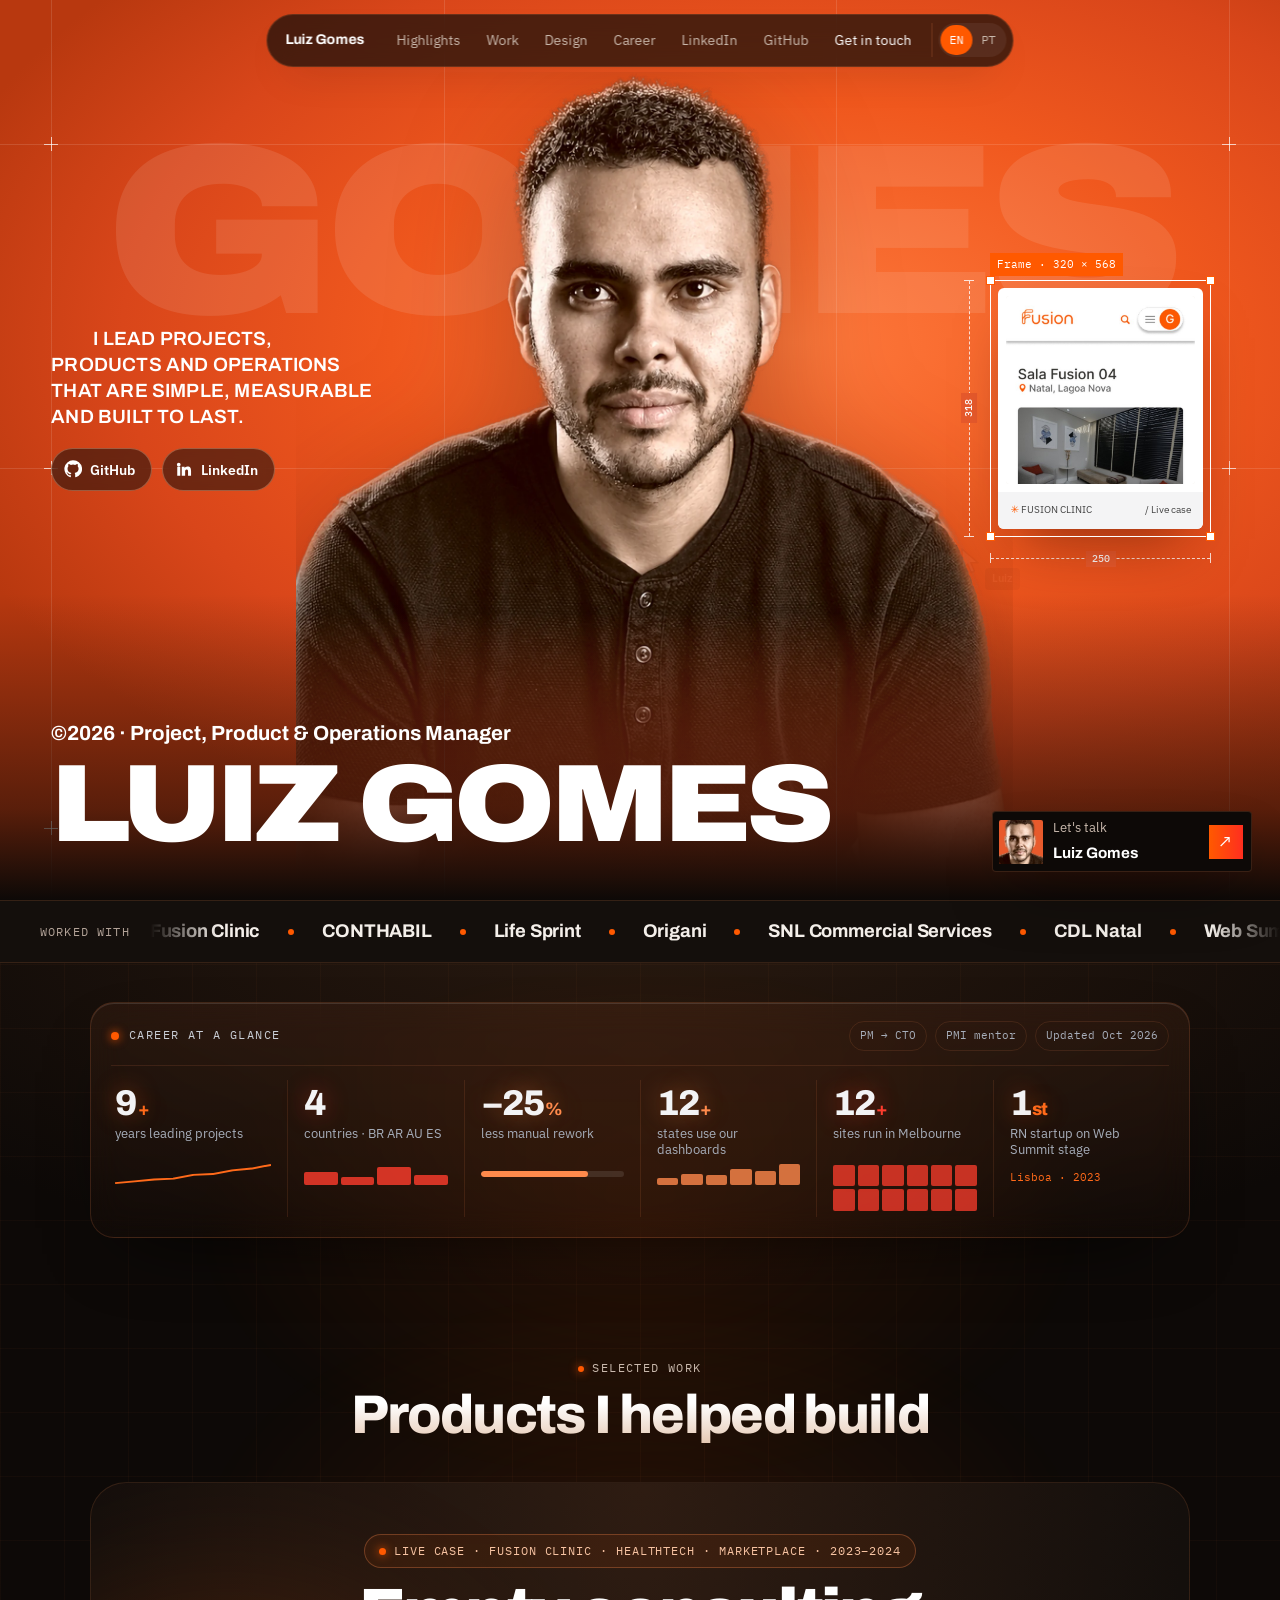
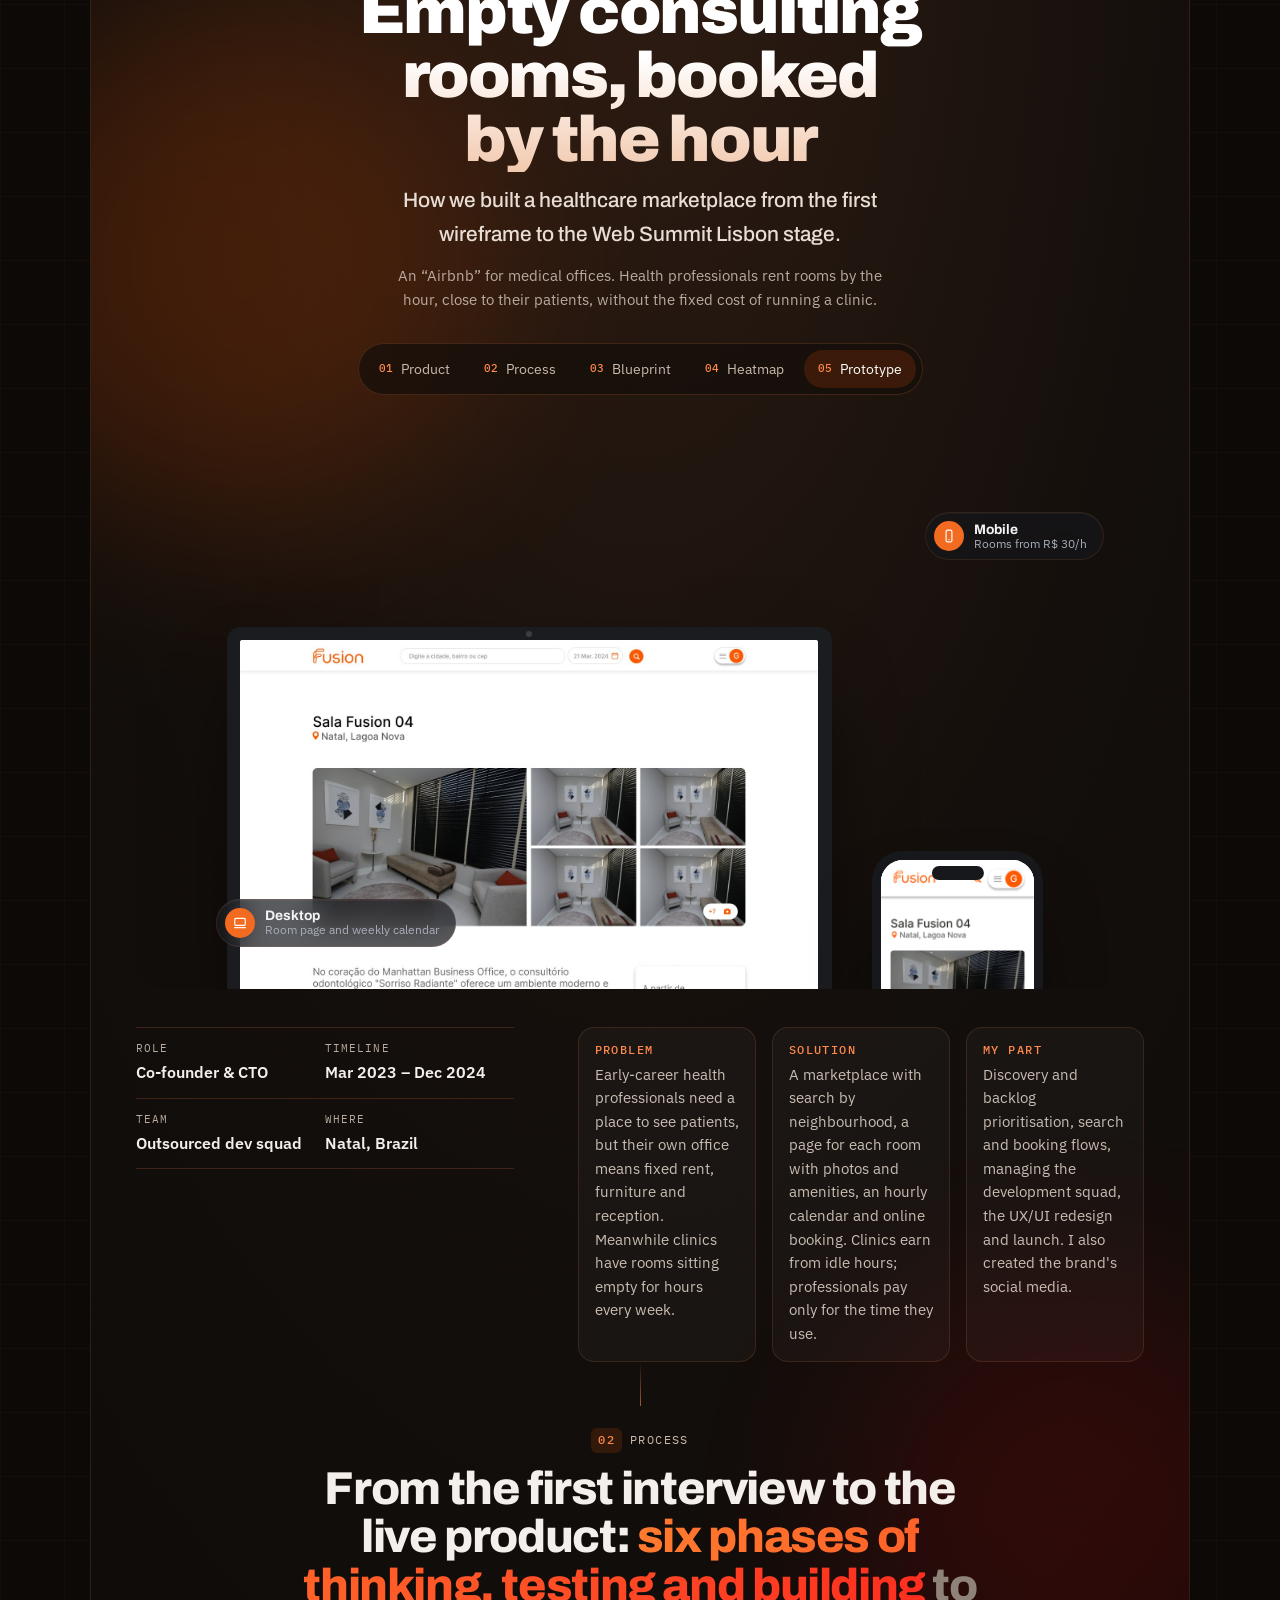
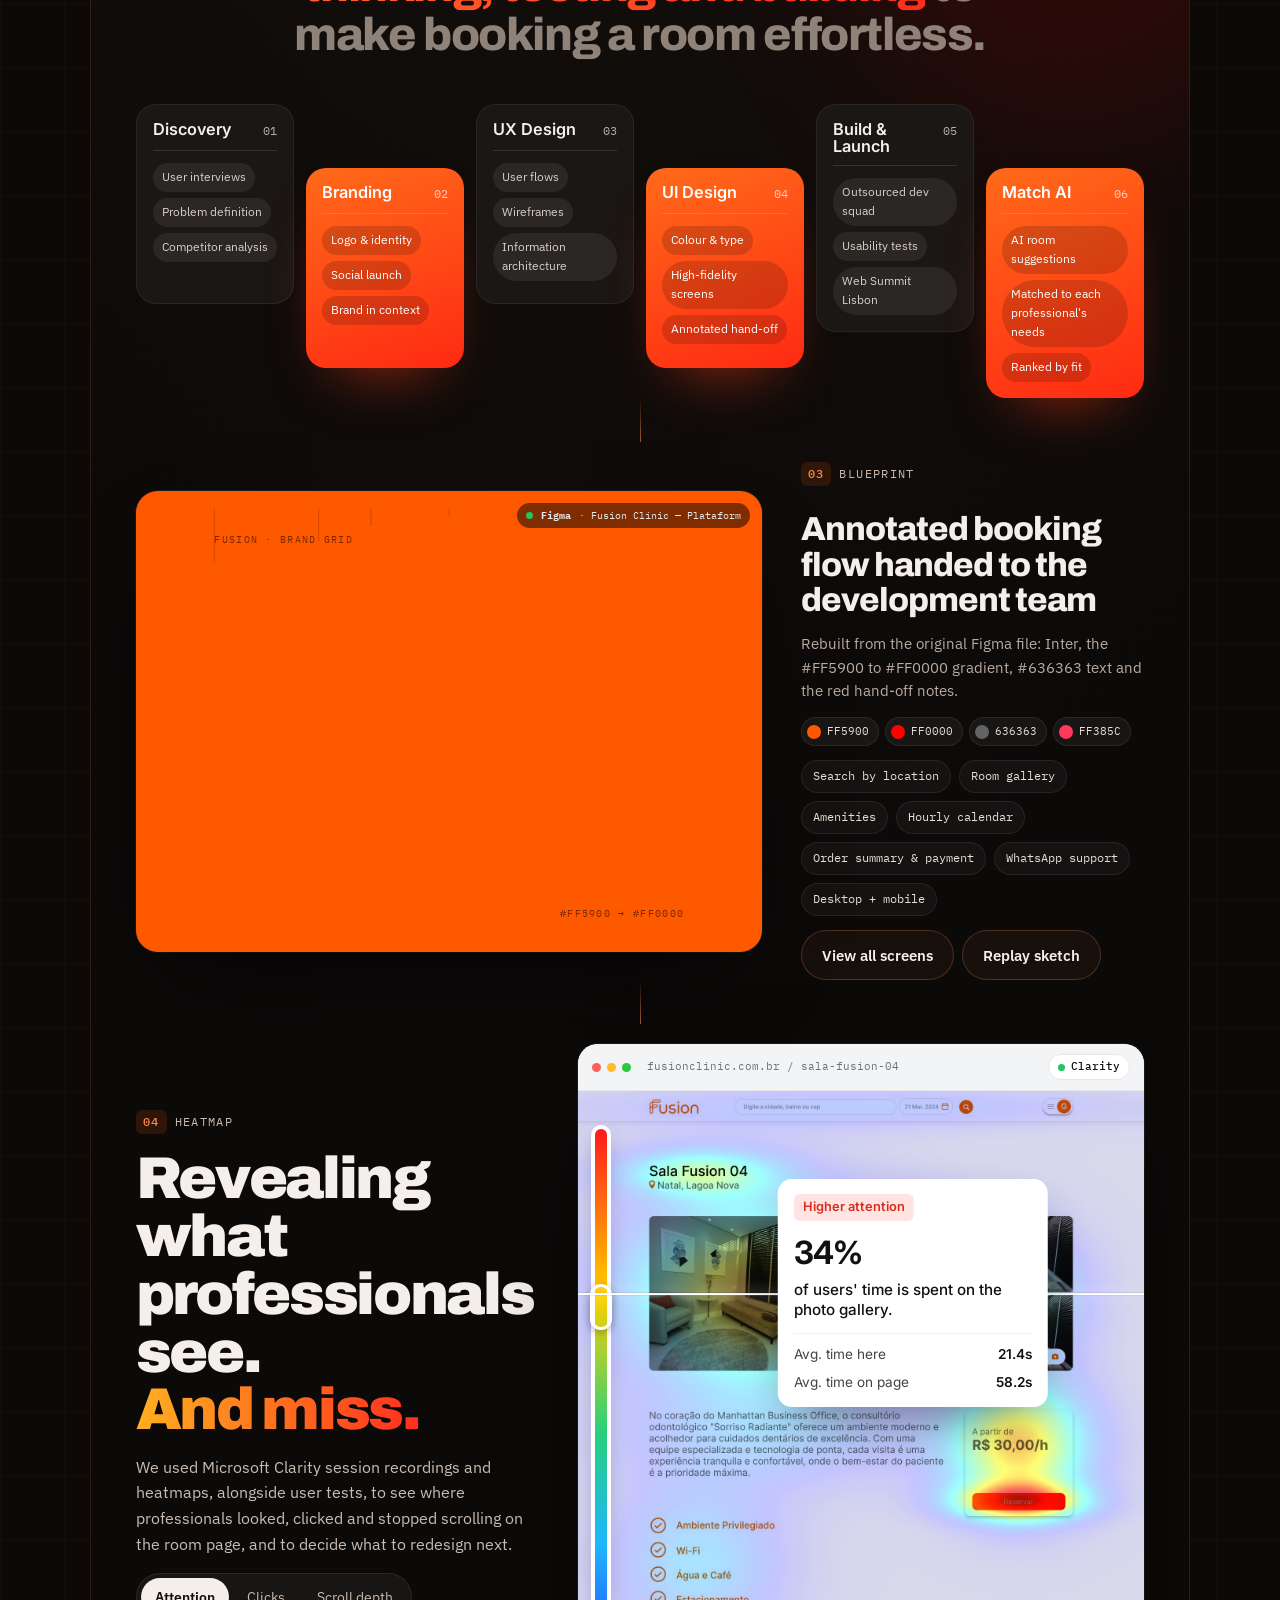
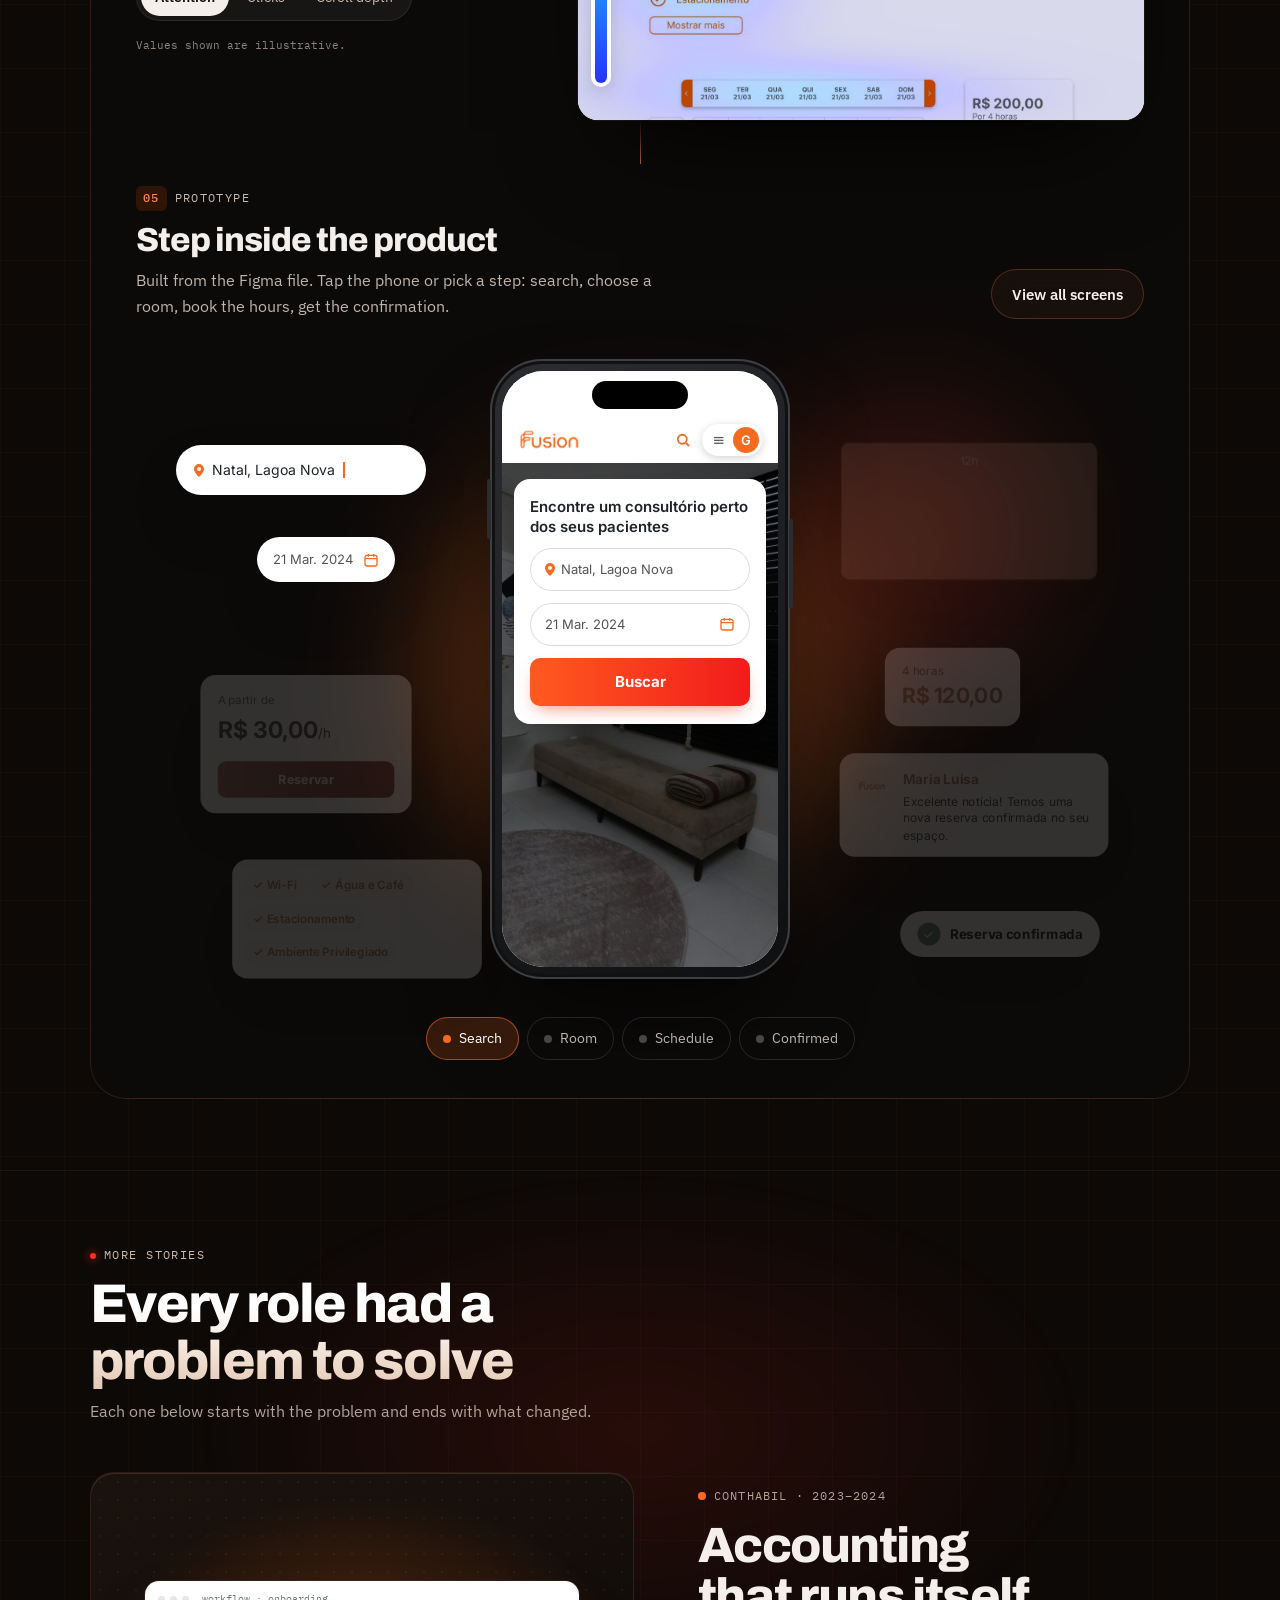
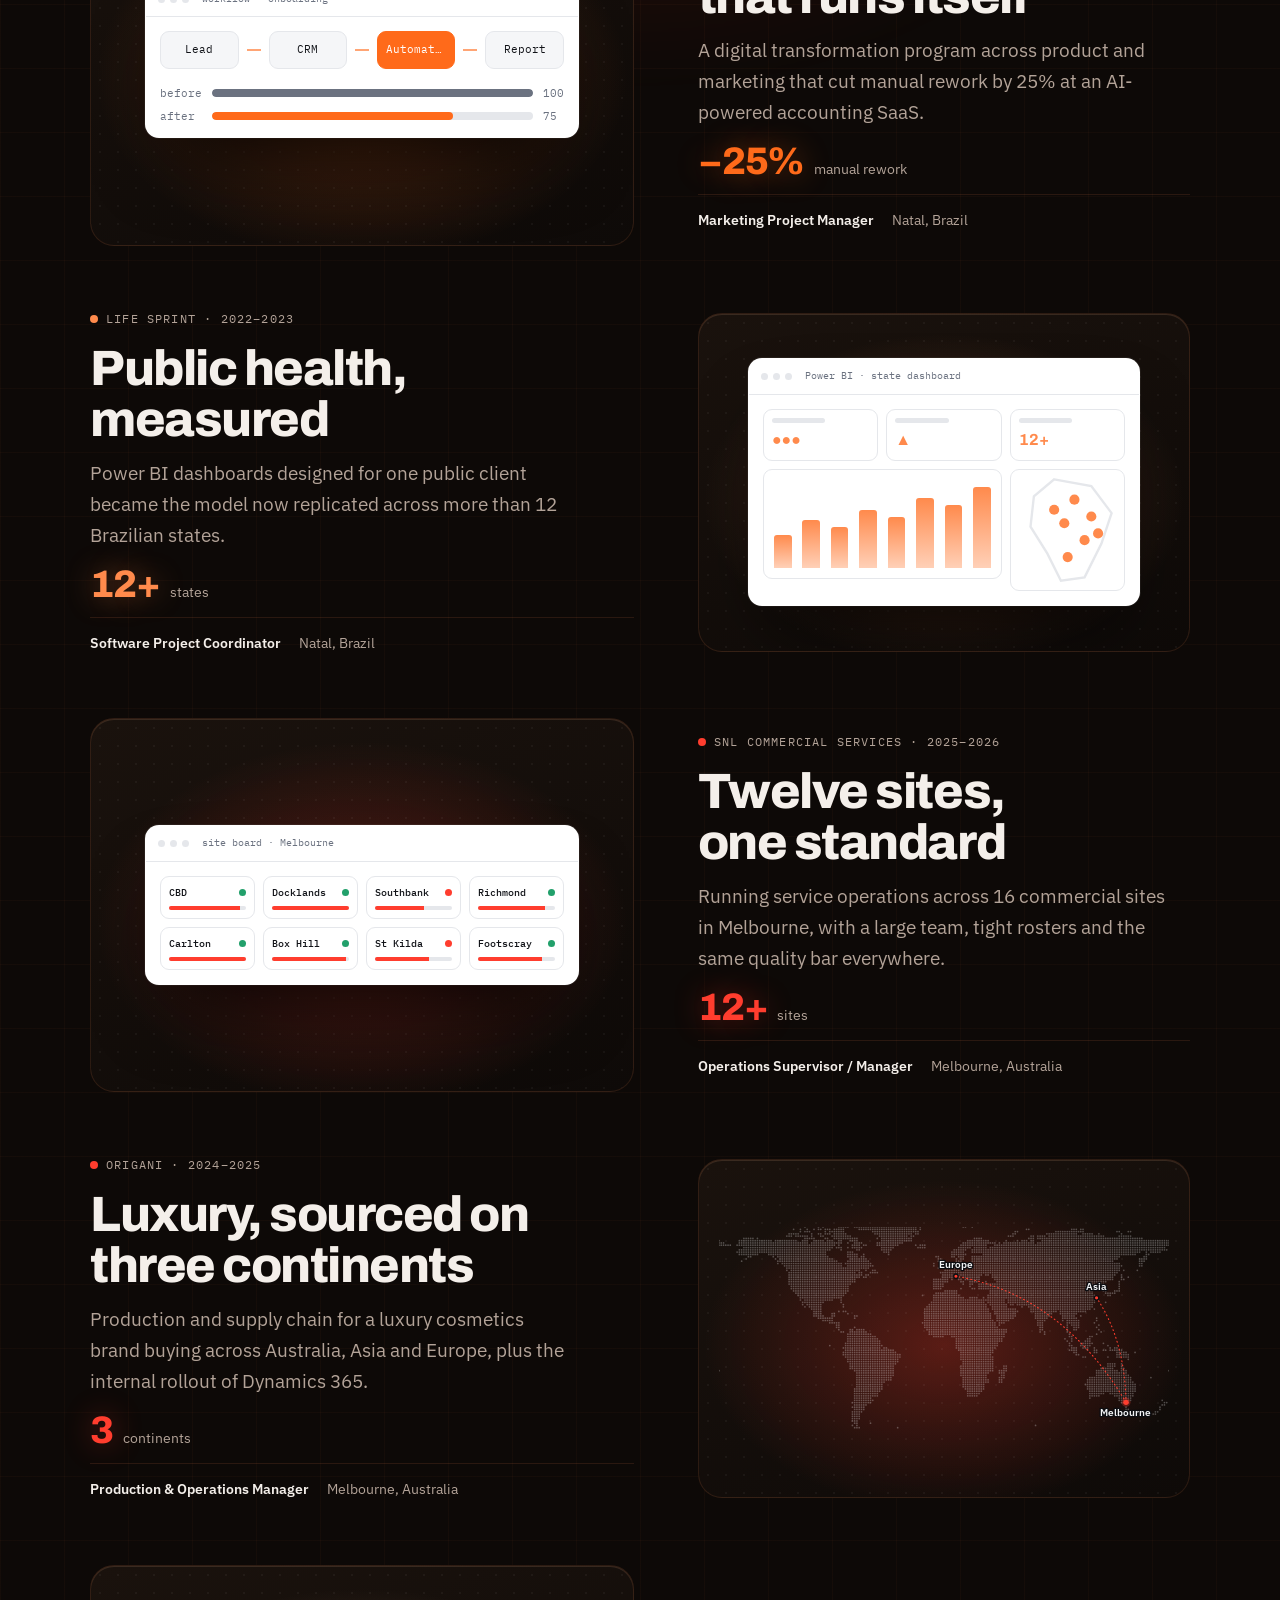
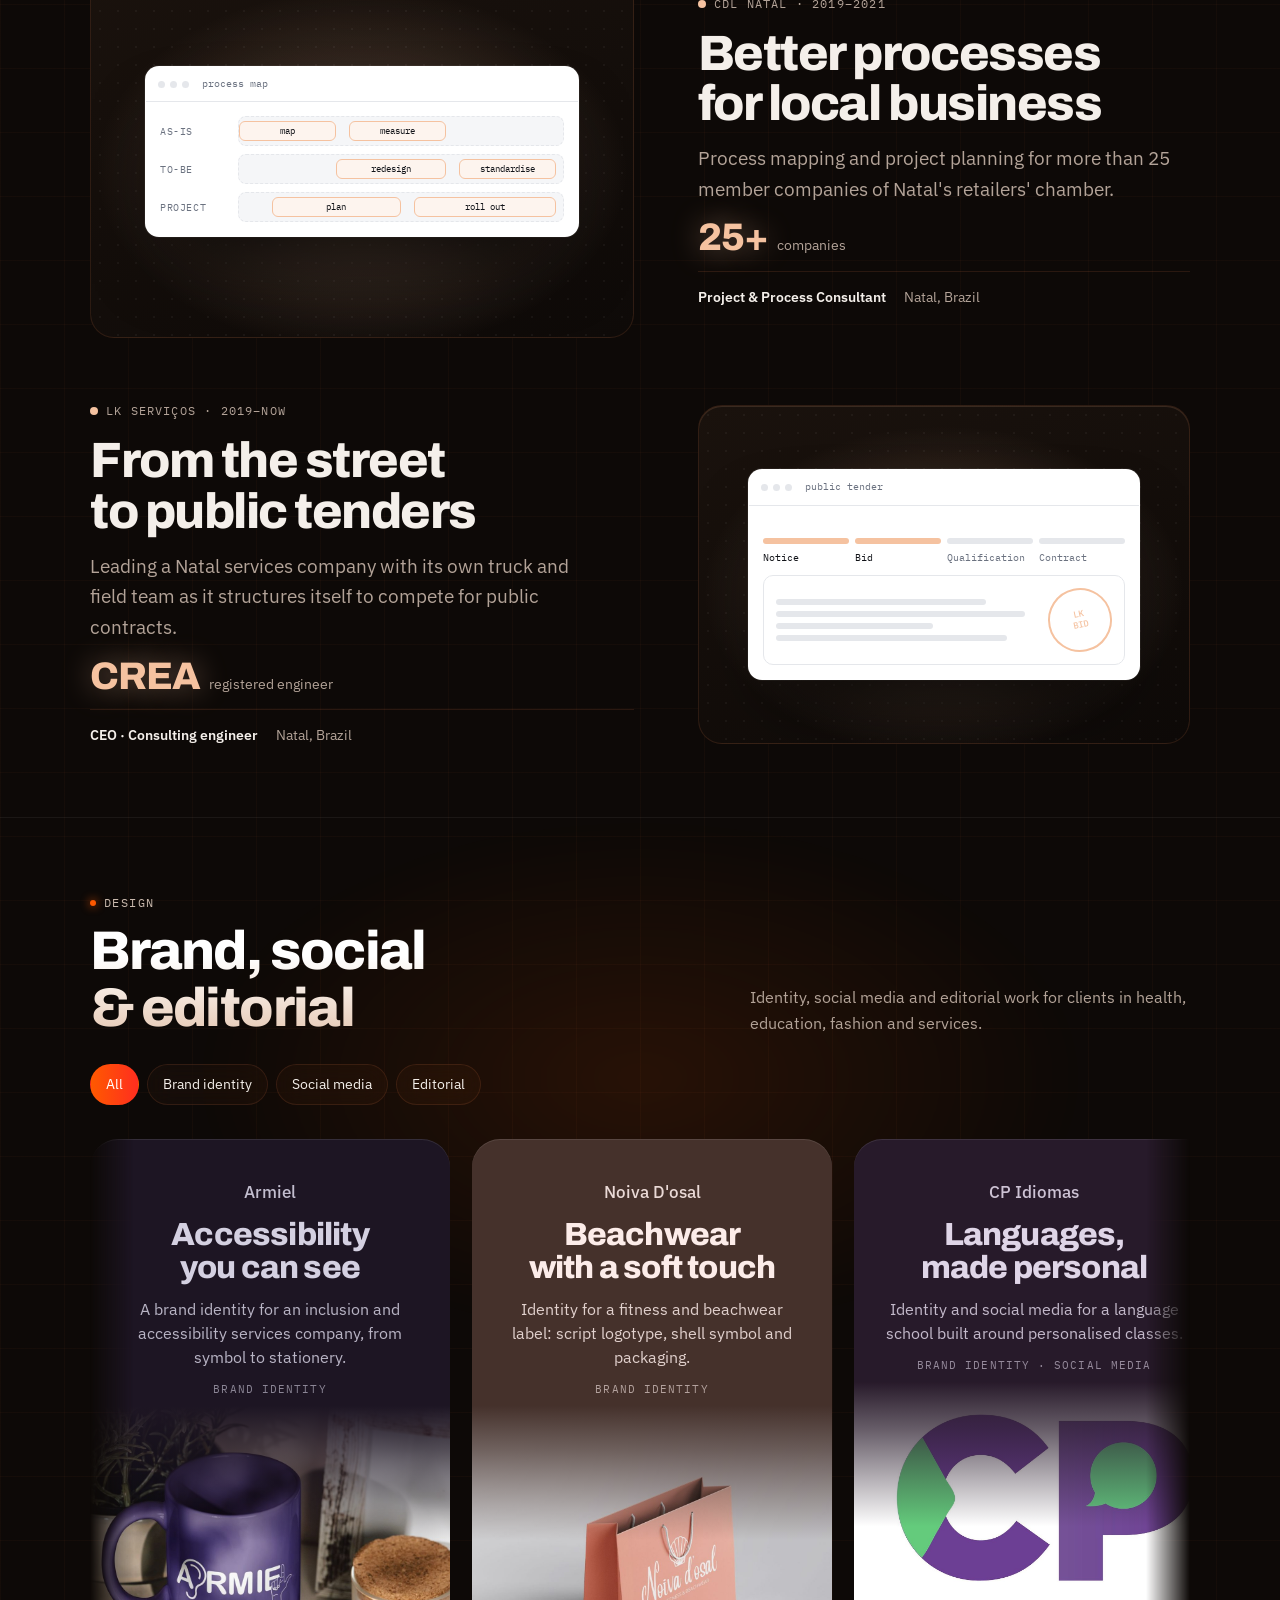
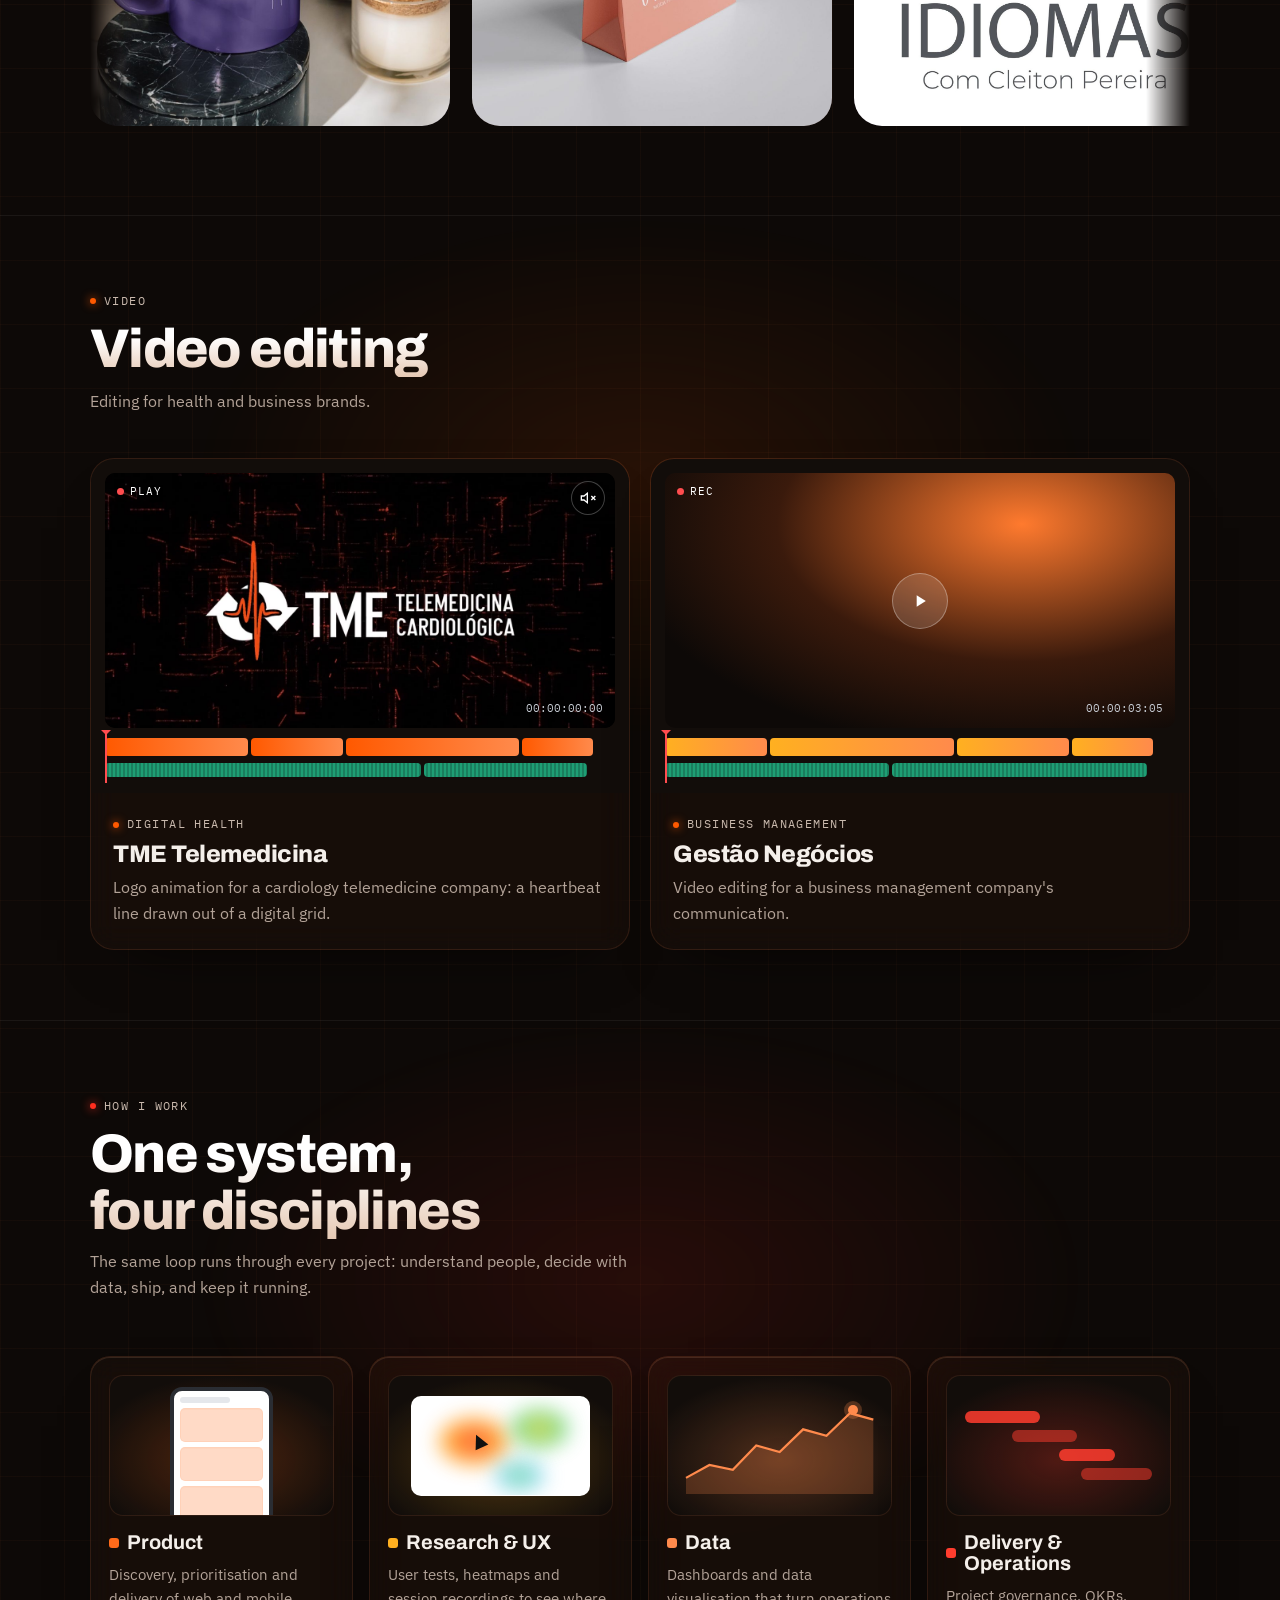
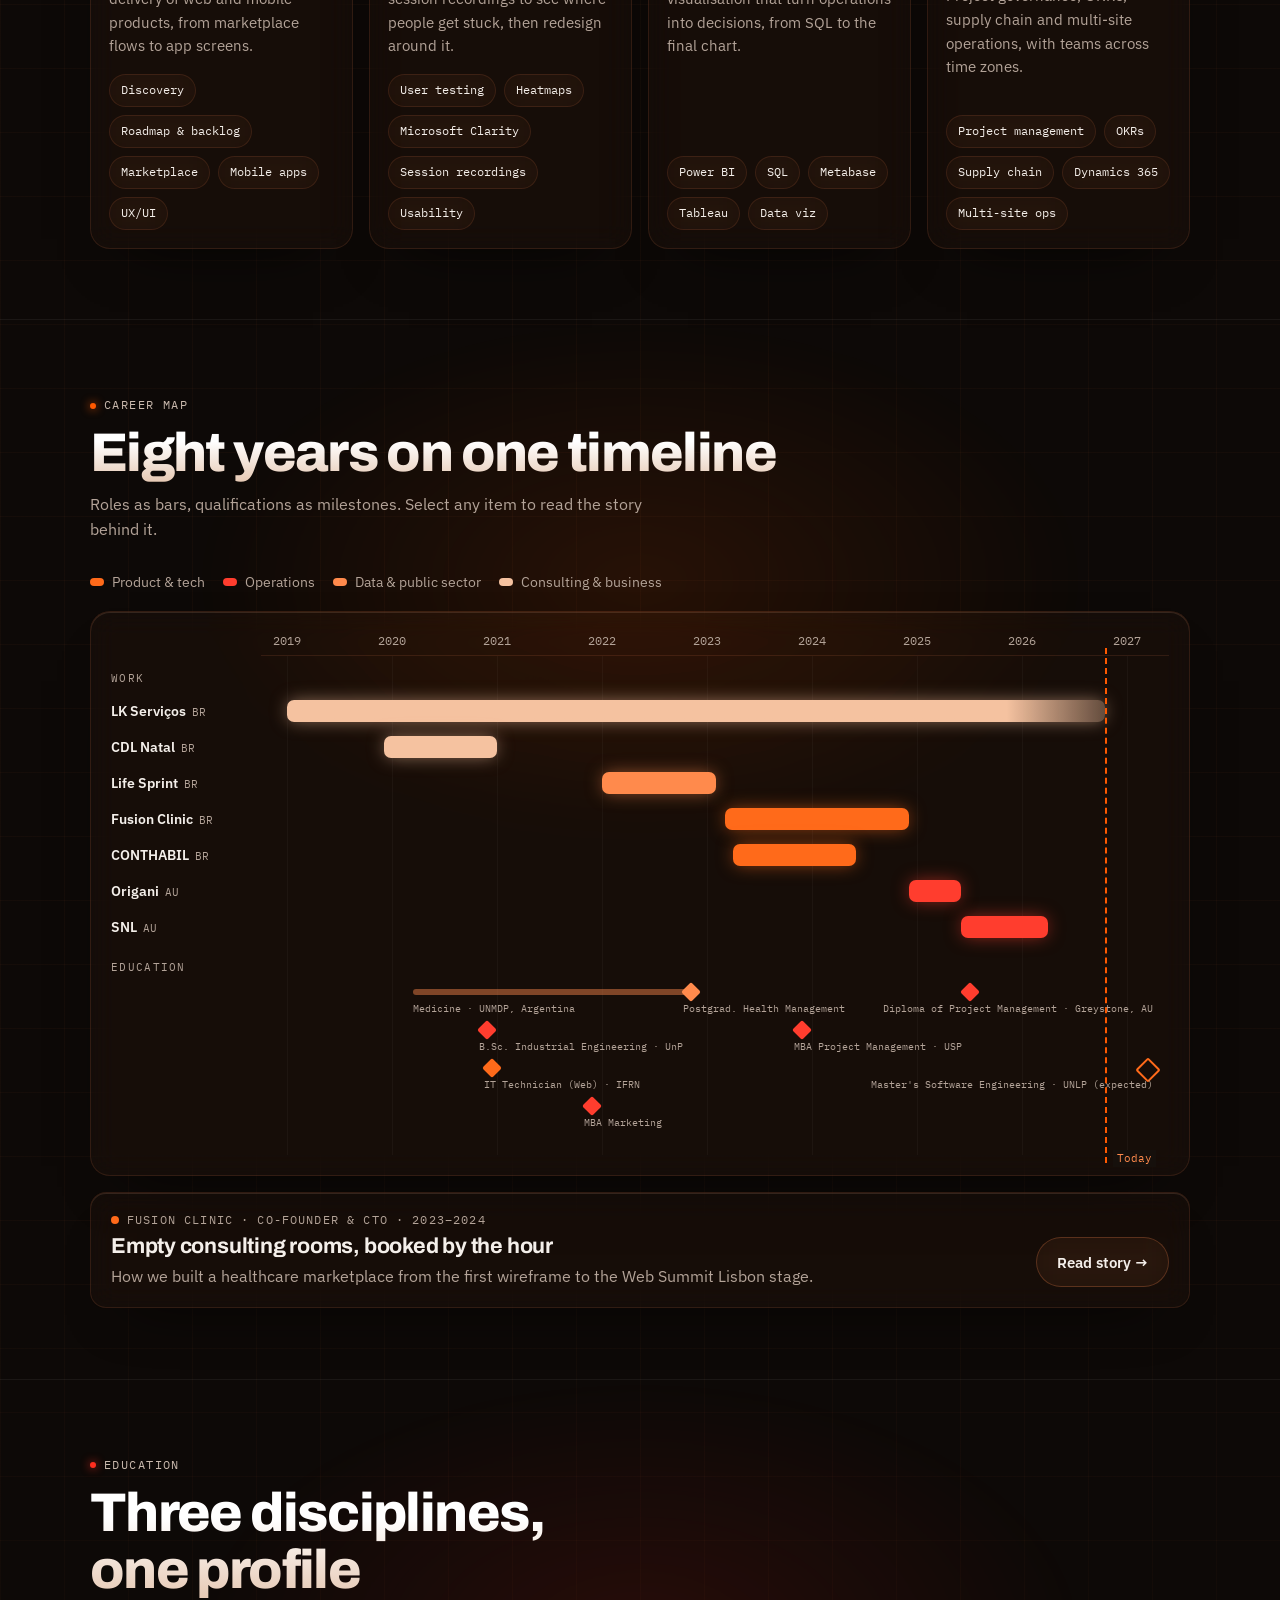
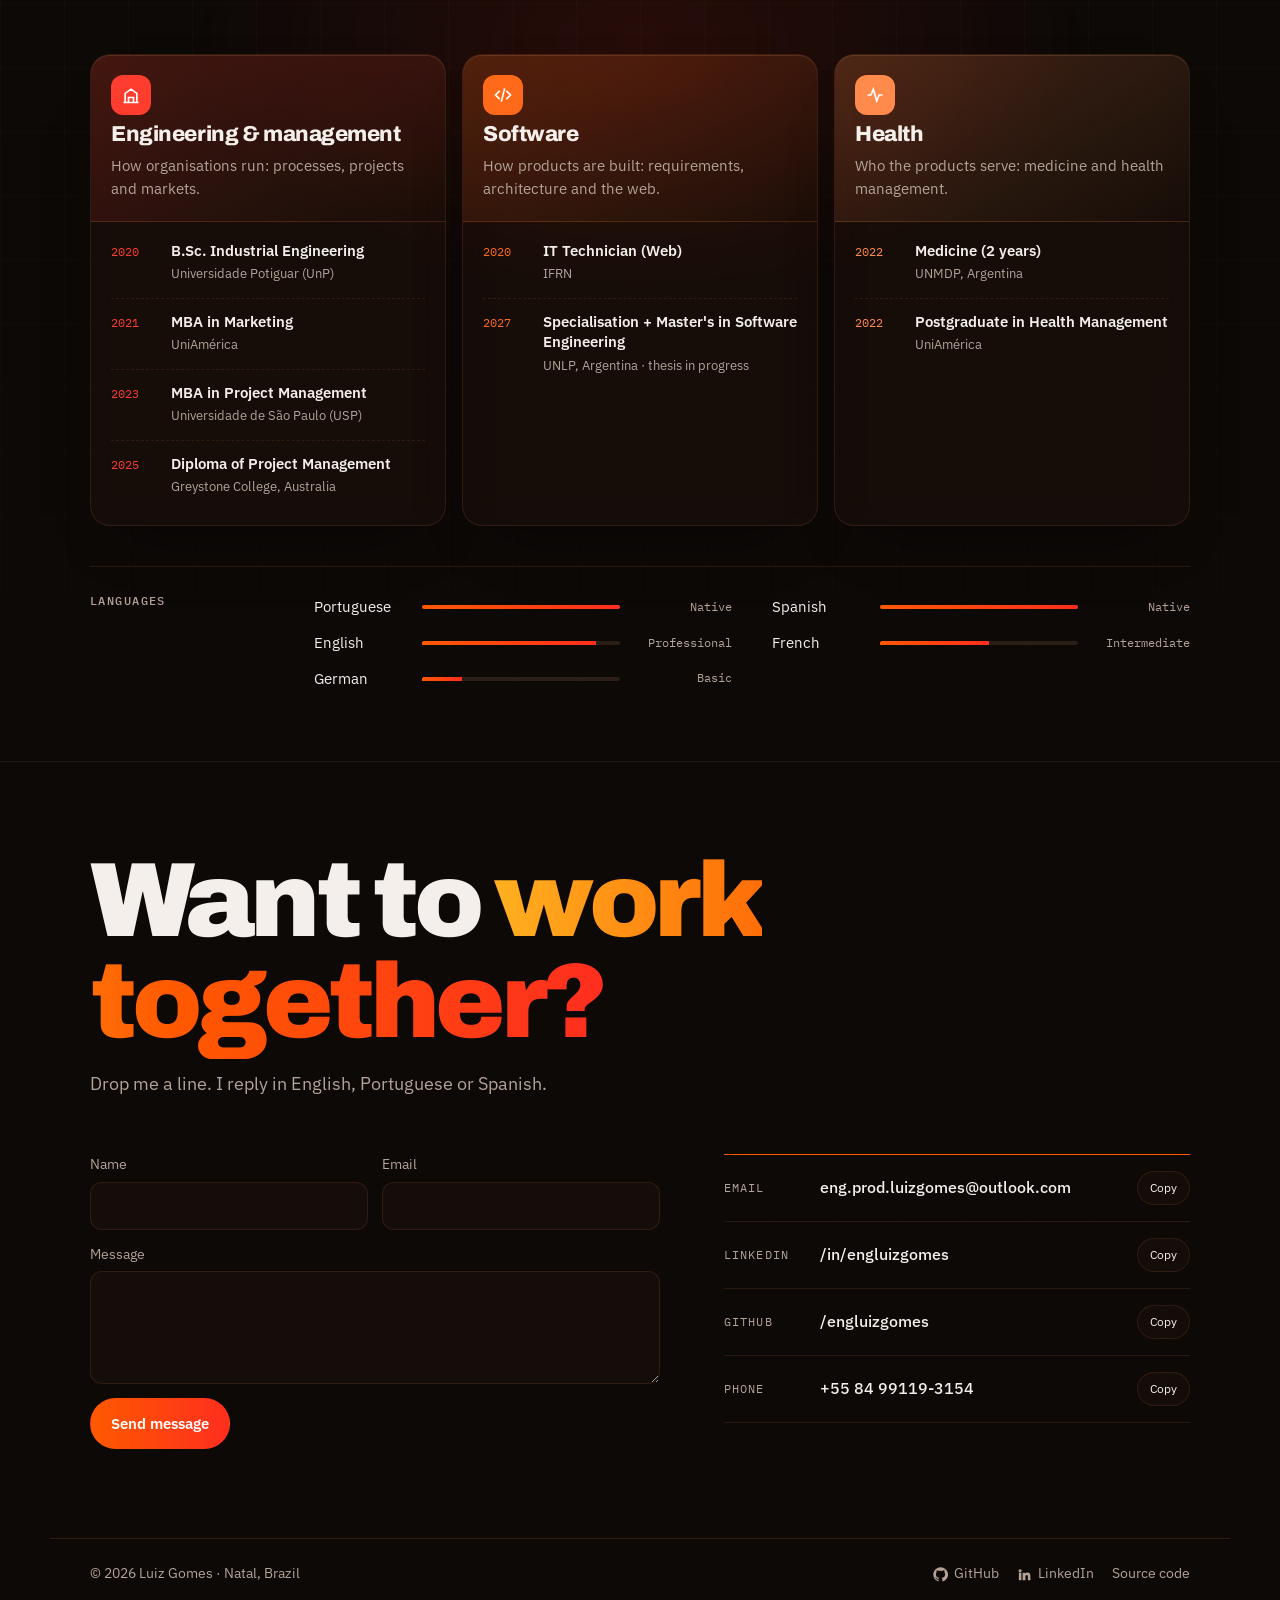
<file: index.html>
<!doctype html>
<html lang="en" data-lang="en">
<head>
<meta charset="utf-8">
<meta name="viewport" content="width=device-width, initial-scale=1, viewport-fit=cover">
<title>Luiz Gomes — Project, Product &amp; Operations Manager</title>
<meta name="description" content="Luiz Gomes is a Project, Product & Operations Manager. Co-founder and CTO of Fusion Clinic. 8+ years across Brazil, Argentina, Australia and Spain.">
<meta name="theme-color" content="#E85A2C">
<meta property="og:type" content="website">
<meta property="og:title" content="Luiz Gomes — Project, Product & Operations Manager">
<meta property="og:description" content="Products, projects, design and video. 8+ years across Brazil, Argentina, Australia and Spain.">
<meta property="og:image" content="/assets/img/og.jpg">
<meta name="twitter:card" content="summary_large_image">
<link rel="me" href="https://github.com/engluizgomes">
<link rel="me" href="https://linkedin.com/in/engluizgomes">
<link rel="icon" href="/favicon.svg" type="image/svg+xml">
<script>
(function(){var r=document.documentElement;try{var q=new URLSearchParams(location.search).get("lang");var l=q||localStorage.getItem("lg-lang");if(l==="pt"||l==="en"){r.dataset.lang=l;r.lang=l==="pt"?"pt-BR":"en"}var t=localStorage.getItem("lg-theme");if(t)r.dataset.theme=t}catch(e){}})();
</script>
<link rel="preconnect" href="https://fonts.googleapis.com">
<link rel="preconnect" href="https://fonts.gstatic.com" crossorigin>
<link rel="stylesheet" href="https://fonts.googleapis.com/css2?family=Archivo:wdth,wght@62..125,400..900&family=IBM+Plex+Sans:wght@400;500;600&family=IBM+Plex+Mono:wght@400;500&family=Inter:wght@400;500;600;700&display=swap">
<link rel="stylesheet" href="css/style.css">
</head>
<body>
<a class="skip" href="#main" data-i18n="skip">Skip to content</a>

<nav class="pill" aria-label="Main">
  <a class="pill-name" href="#top">Luiz Gomes</a>
  <a class="pill-l" href="#highlights" data-i18n="nav.highlights">Highlights</a>
  <a class="pill-l" href="#work" data-i18n="nav.work">Work</a>
  <a class="pill-l" href="#design" data-i18n="nav.design">Design</a>
  <a class="pill-l" href="#career" data-i18n="nav.career">Career</a>
  <a class="pill-l" href="https://linkedin.com/in/engluizgomes" target="_blank" rel="noopener">LinkedIn</a>
  <a class="pill-l" href="https://github.com/engluizgomes" target="_blank" rel="noopener">GitHub</a>
  <a class="pill-l cta" href="#contact" data-i18n="nav.contact">Get in touch</a>
  <span class="pill-tools">
    <button class="burger" id="burger" type="button" aria-expanded="false" aria-controls="msheet" aria-label="Open menu"><i></i><i></i></button>
    <span class="lang" role="group" aria-label="Language">
      <button type="button" data-set-lang="en" aria-pressed="true">EN</button>
      <button type="button" data-set-lang="pt" aria-pressed="false">PT</button>
    </span>
    <button class="theme" id="themeBtn" type="button" aria-label="Toggle light and dark theme">
      <svg width="15" height="15" viewBox="0 0 24 24" fill="none" stroke="currentColor" stroke-width="2"><path d="M21 12.8A9 9 0 1 1 11.2 3a7 7 0 0 0 9.8 9.8z"/></svg>
    </button>
  </span>
</nav>

<div class="msheet" id="msheet" hidden>
  <nav aria-label="Mobile">
    <a href="#highlights" data-i18n="nav.highlights">Highlights</a>
    <a href="#work" data-i18n="nav.work">Work</a>
    <a href="#stories" data-i18n="st.eyebrow">More stories</a>
    <a href="#design" data-i18n="nav.design">Design</a>
    <a href="#career" data-i18n="nav.career">Career</a>
    <a href="#education" data-i18n="e.eyebrow">Education</a>
    <a href="#contact" data-i18n="nav.contact">Get in touch</a>
  </nav>
  <a class="ms-li" href="https://linkedin.com/in/engluizgomes" target="_blank" rel="noopener">LinkedIn ↗</a>
  <a class="ms-li" href="https://github.com/engluizgomes" target="_blank" rel="noopener">GitHub ↗</a>
</div>
<header class="hero2" id="top">
  <div class="h2-grid" aria-hidden="true"><i></i><i></i><i></i><i></i><b style="--x:4%;--y:16%"></b><b style="--x:96%;--y:16%"></b><b style="--x:4%;--y:52%"></b><b style="--x:96%;--y:52%"></b><b style="--x:4%;--y:92%"></b><b style="--x:96%;--y:92%"></b></div>
  <p class="h2-ghost" aria-hidden="true">GOMES</p>
  <figure class="h2-photo">
    <img src="assets/img/luiz-orange.webp" width="1506" height="2069" alt="Luiz Gomes, portrait in a black henley shirt">
  </figure>
  <div class="h2-inner">
    <div class="h2-left"><p class="h2-tag" data-i18n="h2.tag">I lead projects, products and operations that are simple, measurable and built to last.</p>
    <div class="h2-social">
      <a href="https://github.com/engluizgomes" target="_blank" rel="noopener" aria-label="GitHub"><svg width="18" height="18" viewBox="0 0 24 24" fill="currentColor" aria-hidden="true"><path d="M12 .5a11.5 11.5 0 0 0-3.64 22.41c.58.1.79-.25.79-.56v-2c-3.2.7-3.88-1.37-3.88-1.37-.53-1.33-1.28-1.69-1.28-1.69-1.05-.71.08-.7.08-.7 1.16.08 1.77 1.19 1.77 1.19 1.03 1.77 2.7 1.26 3.36.96.1-.75.4-1.26.73-1.55-2.55-.29-5.24-1.28-5.24-5.69 0-1.26.45-2.29 1.19-3.1-.12-.29-.52-1.46.11-3.05 0 0 .97-.31 3.17 1.18a11 11 0 0 1 5.77 0c2.2-1.49 3.17-1.18 3.17-1.18.63 1.59.23 2.76.11 3.05.74.81 1.19 1.84 1.19 3.1 0 4.42-2.7 5.39-5.26 5.68.41.36.78 1.06.78 2.14v3.17c0 .31.21.67.8.56A11.5 11.5 0 0 0 12 .5z"/></svg><span>GitHub</span></a>
      <a href="https://linkedin.com/in/engluizgomes" target="_blank" rel="noopener" aria-label="LinkedIn"><svg width="18" height="18" viewBox="0 0 24 24" fill="currentColor" aria-hidden="true"><path d="M4.98 3.5a2.5 2.5 0 1 1 0 5 2.5 2.5 0 0 1 0-5zM3 9h4v12H3zM9 9h3.8v1.7h.05c.53-1 1.83-2.05 3.77-2.05 4.03 0 4.78 2.65 4.78 6.1V21h-4v-5.4c0-1.3-.02-2.95-1.8-2.95-1.8 0-2.08 1.4-2.08 2.86V21H9z"/></svg><span>LinkedIn</span></a>
    </div></div>
    <div class="h2-build">
      <a class="h2-card" href="#work" aria-label="Fusion Clinic case study">
        <span class="h2-shot"><img src="assets/img/fusion-mobile-book.jpg" alt="" loading="eager"></span>
        <span class="h2-meta"><span><b>✳</b> FUSION CLINIC</span><span data-i18n="h2.case">/ Live case</span></span>
      </a>
      <span class="sel" aria-hidden="true"><i class="hd tl"></i><i class="hd tr"></i><i class="hd bl"></i><i class="hd br"></i><span class="sel-lab">Frame · 320 × 568</span></span>
      <span class="ruler rx" aria-hidden="true"><b>250</b></span>
      <span class="ruler ry" aria-hidden="true"><b>318</b></span>
      <span class="guide gx" aria-hidden="true"></span><span class="guide gy" aria-hidden="true"></span>
      <span class="h2-cursor" aria-hidden="true"><svg width="22" height="26" viewBox="0 0 22 26"><path d="M1 1v20l5.5-5 3.6 8.4 3.4-1.5-3.6-8.2H17z" fill="#fff" stroke="#111" stroke-width="1.6" stroke-linejoin="round"/></svg><em>Luiz</em></span>
    </div>
    <div class="h2-name">
      <p class="h2-year">©2026 · <span data-i18n="h2.role">Project, Product &amp; Operations Manager</span></p>
      <h1 class="h2-h"><span class="ln"><span>LUIZ GOMES</span></span></h1>
    </div>
    
  </div>
</header>

<div class="tech" id="tech">
<div class="tech-intro" aria-hidden="true"><span class="au a1"></span><span class="au a2"></span><span class="au a3"></span></div>
<div class="marquee" aria-label="Companies">
  <span class="mq-label" data-i18n="marquee">Worked with</span>
  <div class="mq-track"><div class="mq-row">
    <span>Fusion Clinic</span><i></i><span>CONTHABIL</span><i></i><span>Life Sprint</span><i></i><span>Origani</span><i></i><span>SNL Commercial Services</span><i></i><span>CDL Natal</span><i></i><span>Web Summit Lisboa</span><i></i><span>LK Serviços</span><i></i>
  </div><div class="mq-row" aria-hidden="true">
    <span>Fusion Clinic</span><i></i><span>CONTHABIL</span><i></i><span>Life Sprint</span><i></i><span>Origani</span><i></i><span>SNL Commercial Services</span><i></i><span>CDL Natal</span><i></i><span>Web Summit Lisboa</span><i></i><span>LK Serviços</span><i></i>
  </div></div>
</div>

<main id="main">

<section class="sec hud-sec" id="highlights">
  <div class="wrap">
    <div class="hud" data-reveal>
      <div class="hud-top"><p class="hud-t"><i></i><span data-i18n="hud.title">Career at a glance</span></p><p class="hud-meta"><span>PM → CTO</span><span>PMI mentor</span><span data-i18n="hud.upd">Updated Oct 2026</span></p></div>
      <div class="hud-row">
      <div class="hc" style="--k:var(--k-p)"><p class="hv"><span class="num" data-to="9">9</span><small>+</small></p><p class="hl2" data-i18n="hud.years">years leading projects</p><svg class="hs" viewBox="0 0 80 24" preserveAspectRatio="none"><path d="M0 22 L10 20 L20 18 L30 17 L40 13 L50 12 L60 8 L70 6 L80 2"/></svg></div>
      <div class="hc" style="--k:var(--k-o)"><p class="hv"><span class="num" data-to="4">4</span><small></small></p><p class="hl2" data-i18n="hud.countries">countries · BR AR AU ES</p><span class="hb"><i style="--h:60%"></i><i style="--h:35%"></i><i style="--h:80%"></i><i style="--h:45%"></i></span></div>
      <div class="hc" style="--k:var(--k-d)"><p class="hv">−<span class="num" data-to="25">25</span><small>%</small></p><p class="hl2" data-i18n="hud.rework">less manual rework</p><span class="hp"><i style="--v:75%"></i></span></div>
      <div class="hc" style="--k:var(--k-d)"><p class="hv"><span class="num" data-to="12">12</span><small>+</small></p><p class="hl2" data-i18n="hud.states">states use our dashboards</p><span class="hb"><i style="--h:30%"></i><i style="--h:50%"></i><i style="--h:45%"></i><i style="--h:70%"></i><i style="--h:65%"></i><i style="--h:95%"></i></span></div>
      <div class="hc" style="--k:var(--k-o)"><p class="hv"><span class="num" data-to="12">12</span><small>+</small></p><p class="hl2" data-i18n="hud.sites">sites run in Melbourne</p><span class="hg"><i></i><i></i><i></i><i></i><i></i><i></i><i></i><i></i><i></i><i></i><i></i><i></i></span></div>
      <div class="hc" style="--k:var(--k-p)"><p class="hv"><span class="num" data-to="1">1</span><small>st</small></p><p class="hl2" data-i18n="hud.ws">RN startup on Web Summit stage</p><span class="hw">Lisboa · 2023</span></div>
      </div>
    </div>
  </div>
</section>


<section class="sec" id="work">
  <div class="wrap">
    <p class="eyebrow center" data-reveal data-i18n="work.eyebrow">Selected work</p>
    <h2 class="sec-h center" data-reveal data-i18n="work.title">Products I helped build</h2>

    <article class="live" id="fusion">
      <span class="live-glow lg1" aria-hidden="true"></span><span class="live-glow lg2" aria-hidden="true"></span>
      <header class="live-top" data-reveal>
        <p class="live-pill"><i></i><span data-i18n="lv.pill">Live case</span> · Fusion Clinic · <span data-i18n="fc.tag">Healthtech · Marketplace · 2023–2024</span></p>
        <h3 class="live-h" data-i18n="fc.st">Empty consulting rooms, booked by the hour</h3>
        <p class="live-sub" data-i18n="fc.ss">How we built a healthcare marketplace from the first wireframe to the Web Summit Lisbon stage.</p>
        <p class="live-lede" data-i18n="fc.lede">An “Airbnb” for medical offices.</p>
      </header>

      <nav class="chapters" aria-label="Case chapters">
        <a href="#ch-product"><b>01</b><span data-i18n="ch.1">Product</span></a>
        <a href="#ch-process"><b>02</b><span data-i18n="ch.2">Process</span></a>
        <a href="#ch-blueprint"><b>03</b><span data-i18n="ch.3">Blueprint</span></a>
        <a href="#ch-heat"><b>04</b><span data-i18n="ch.5">Heatmap</span></a>
        <a href="#proto"><b>05</b><span data-i18n="ch.4">Prototype</span></a>
      </nav>

      <div class="chapter" id="ch-product">
        <div class="stage fusion" id="fusionStage">
      <span class="blob b1" aria-hidden="true"></span><span class="blob b2" aria-hidden="true"></span>
      <div class="laptop" data-par="-40">
        <div class="lid"><span class="cam" aria-hidden="true"></span>
          <div class="screen"><span class="pan" role="img" aria-label="Fusion Clinic desktop: room page with photo gallery, amenities, price card and weekly booking calendar" style="background-image:url(assets/img/fusion-desktop-room.jpg)"></span></div>
        </div>
        <div class="base"></div>
      </div>
      <div class="phone" data-par="28">
        <div class="ph-screen"><span class="notch" aria-hidden="true"></span><span class="still" role="img" aria-label="Fusion Clinic mobile: Sala Fusion 04 in Natal, from R$ 30 per hour, with a fixed Book button" style="background-image:url(assets/img/fusion-mobile-book.jpg)"></span></div>
      </div>
      <span class="tagchip t1"><span class="ti"><svg width="14" height="14" viewBox="0 0 24 24" fill="none" stroke="currentColor" stroke-width="2"><rect x="3" y="4" width="18" height="12" rx="2"/><path d="M2 20h20"/></svg></span><span><b data-i18n="fc.cap1a">Desktop</b><small data-i18n="fc.cap1b">Room page and weekly calendar</small></span></span>
      <span class="tagchip t2"><span class="ti"><svg width="14" height="14" viewBox="0 0 24 24" fill="none" stroke="currentColor" stroke-width="2"><rect x="7" y="2" width="10" height="20" rx="2.5"/><path d="M11 18h2"/></svg></span><span><b data-i18n="fc.cap2a">Mobile</b><small data-i18n="fc.cap2b">Rooms from R$ 30/h</small></span></span>
    </div>
        <div class="case-body live-body">
      <div class="case-intro" data-reveal>
        <dl class="facts">
          <div><dt data-i18n="fc.role.k">Role</dt><dd data-i18n="fc.role.v">Co-founder &amp; CTO</dd></div>
          <div><dt data-i18n="fc.when.k">Timeline</dt><dd data-i18n="fc.when.v">Mar 2023 – Dec 2024</dd></div>
          <div><dt data-i18n="fc.team.k">Team</dt><dd data-i18n="fc.team.v">Outsourced dev squad</dd></div>
          <div><dt data-i18n="fc.where.k">Where</dt><dd data-i18n="fc.where.v">Natal, Brazil</dd></div>
        </dl>
      </div>
      <div class="psm">
        <div data-reveal><h4 data-i18n="fc.p.t">Problem</h4><p data-i18n="fc.p.d">Early-career health professionals need a place to see patients, but their own office means fixed rent, furniture and reception. Meanwhile clinics have rooms sitting empty for hours every week.</p></div>
        <div data-reveal><h4 data-i18n="fc.s.t">Solution</h4><p data-i18n="fc.s.d">A marketplace with search by neighbourhood, a page for each room with photos and amenities, an hourly calendar and online booking. Clinics earn from idle hours; professionals pay only for the time they use.</p></div>
        <div data-reveal><h4 data-i18n="fc.m.t">My part</h4><p data-i18n="fc.m.d">Discovery and backlog prioritisation, search and booking flows, managing the development squad, the UX/UI redesign and launch. I also created the brand's social media.</p></div>
      </div>
    </div>
      </div>

      <div class="chapter" id="ch-process">
        <div class="ch-head" data-reveal>
          <p class="ch-tag"><b>02</b> <span data-i18n="ch.2">Process</span></p>
          <h3 class="ch-h"><span data-i18n="ph.h1">From the first interview to the live product:</span> <em data-i18n="ph.h2">six phases of thinking, testing and building</em> <span data-i18n="ph.h3">to make booking a room effortless.</span></h3>
        </div>
        <div class="phases">
          <article class="phase">
            <header><h4 data-i18n="ph.d">Discovery</h4><span class="pn">01</span></header>
            <ul><li data-i18n="ph.d1">User interviews</li><li data-i18n="ph.d2">Problem definition</li><li data-i18n="ph.d3">Competitor analysis</li></ul>
          </article>
          <article class="phase hot">
            <header><h4 data-i18n="ph.b">Branding</h4><span class="pn">02</span></header>
            <ul><li data-i18n="ph.b1">Logo & identity</li><li data-i18n="ph.b2">Social launch</li><li data-i18n="ph.b3">Brand in context</li></ul>
          </article>
          <article class="phase">
            <header><h4 data-i18n="ph.u">UX Design</h4><span class="pn">03</span></header>
            <ul><li data-i18n="ph.u1">User flows</li><li data-i18n="ph.u2">Wireframes</li><li data-i18n="ph.u3">Information architecture</li></ul>
          </article>
          <article class="phase hot">
            <header><h4 data-i18n="ph.i">UI Design</h4><span class="pn">04</span></header>
            <ul><li data-i18n="ph.i1">Colour & type</li><li data-i18n="ph.i2">High-fidelity screens</li><li data-i18n="ph.i3">Annotated hand-off</li></ul>
          </article>
          <article class="phase">
            <header><h4 data-i18n="ph.l">Build & Launch</h4><span class="pn">05</span></header>
            <ul><li data-i18n="ph.l1">Outsourced dev squad</li><li data-i18n="ph.l2">Usability tests</li><li data-i18n="ph.l3">Web Summit Lisbon</li></ul>
          </article>
          <article class="phase hot">
            <header><h4 data-i18n="ph.m">Match AI</h4><span class="pn">06</span></header>
            <ul><li data-i18n="ph.m1">AI room suggestions</li><li data-i18n="ph.m2">Matched to each professional's needs</li><li data-i18n="ph.m3">Ranked by fit</li></ul>
          </article>
        </div>
      </div>

      <div class="chapter" id="ch-blueprint">
        <div class="bp-wrap">
          <div class="bp" id="bp" role="img" aria-label="The Fusion Clinic room page being sketched live: grid, wireframe, annotations and final UI"></div>
          <div class="bp-side" data-reveal>
            <p class="ch-tag"><b>03</b> <span data-i18n="ch.3">Blueprint</span></p>
            <h3 class="ch-h sm" data-i18n="fc.flow">Annotated booking flow handed to the development team</h3>
            <p class="bp-note" data-i18n="bp.note">Rebuilt from the original Figma file: Inter, #FF5900 to #FF0000 gradient, #636363 text and the red hand-off notes.</p>
            <div class="swatches"><span style="--s:#FF5900">FF5900</span><span style="--s:#FF0000">FF0000</span><span style="--s:#636363">636363</span><span style="--s:#FF385C">FF385C</span></div>
            <ul class="chips">
          <li data-i18n="f.1">Search by location</li><li data-i18n="f.2">Room gallery</li><li data-i18n="f.3">Amenities</li><li data-i18n="f.4">Hourly calendar</li><li data-i18n="f.5">Order summary &amp; payment</li><li data-i18n="f.6">WhatsApp support</li><li data-i18n="f.7">Desktop + mobile</li>
        </ul>
            <div class="bp-actions"><button class="btn ghost" type="button" id="openFusion2" data-i18n="fc.open">View all screens</button><button class="btn ghost" type="button" id="bpReplay" data-i18n="bp.replay">Replay sketch</button></div>
          </div>
        </div>
      </div>

      <div class="chapter" id="ch-heat">
        <div class="hm-wrap">
          <div class="hm-side" data-reveal>
            <p class="ch-tag"><b>04</b> <span data-i18n="ch.5">Heatmap</span></p>
            <h3 class="hm-h"><span data-i18n="hm.h1">Revealing what professionals see.</span> <em data-i18n="hm.h2">And miss.</em></h3>
            <p class="hm-p" data-i18n="hm.p">We used Microsoft Clarity session recordings and heatmaps, alongside user tests, to see where professionals looked, clicked and stopped scrolling on the room page, and to decide what to redesign next.</p>
            <div class="hm-tabs" role="tablist" aria-label="Heatmap type">
              <button type="button" role="tab" data-mode="attention" aria-selected="true" data-i18n="hm.t1">Attention</button>
              <button type="button" role="tab" data-mode="clicks" aria-selected="false" data-i18n="hm.t2">Clicks</button>
              <button type="button" role="tab" data-mode="scroll" aria-selected="false" data-i18n="hm.t3">Scroll depth</button>
            </div>
            <p class="hm-legal" data-i18n="hm.legal">Values shown are illustrative.</p>
          </div>
          <div class="hm" id="hm" data-reveal>
            <div class="hm-bar"><i></i><i></i><i></i><span>fusionclinic.com.br / sala-fusion-04</span><b class="hm-live"><em></em>Clarity</b></div>
            <div class="hm-view" id="hmView">
              <img src="assets/img/fusion-desktop-room.jpg" alt="Fusion Clinic room page with an attention heatmap over it" loading="lazy">
              <canvas id="hmCanvas" aria-hidden="true"></canvas>
              <div class="hm-scale" aria-hidden="true"><span class="hm-knob" id="hmKnob"></span></div>
              <div class="hm-line" id="hmLine" aria-hidden="true"></div>
              <div class="hm-tip" id="hmTip" aria-live="polite">
                <span class="hm-badge" id="hmBadge">Higher attention</span>
                <p class="hm-big"><b id="hmPct">34%</b></p>
                <p class="hm-what" id="hmWhat">of users' time is spent on the photo gallery.</p>
                <dl><div><dt data-i18n="hm.avg1">Avg. time here</dt><dd id="hmT1">21.4s</dd></div><div><dt data-i18n="hm.avg2">Avg. time on page</dt><dd>58.2s</dd></div></dl>
              </div>
            </div>
          </div>
        </div>
      </div>

      <div class="chapter proto" id="proto">
        <div class="proto-head" data-reveal>
          <div><p class="ch-tag"><b>05</b> <span data-i18n="ch.4">Prototype</span></p><h3 class="ch-h sm" data-i18n="pr.title">Step inside the product</h3><p class="proto-sub" data-i18n="pr.sub">Tap the phone or pick a step.</p></div>
          <button class="btn ghost" type="button" id="openFusion3" data-i18n="fc.open">View all screens</button>
        </div>
        <div class="proto-stage">
        <span class="glow g1" aria-hidden="true"></span><span class="glow g2" aria-hidden="true"></span>

        <!-- floating UI pieces, each tied to a step -->
        <div class="fl fl-search" data-step="0" aria-hidden="true"><span class="ico-pin"></span><span class="typed" data-typed>Natal, Lagoa Nova</span><span class="caret"></span></div>
        <div class="fl fl-date" data-step="0" aria-hidden="true"><span>21 Mar. 2024</span><svg viewBox="0 0 24 24" width="16" height="16" fill="none" stroke="#F26B21" stroke-width="2"><rect x="3" y="5" width="18" height="16" rx="3"/><path d="M3 10h18M8 3v4M16 3v4"/></svg></div>
        <div class="fl fl-price" data-step="1" aria-hidden="true"><small>A partir de</small><b>R$ 30,00<em>/h</em></b><span class="cta">Reservar</span></div>
        <div class="fl fl-amen" data-step="1" aria-hidden="true"><span>✓ Wi-Fi</span><span>✓ Água e Café</span><span>✓ Estacionamento</span><span>✓ Ambiente Privilegiado</span></div>
        <div class="fl fl-cal" data-step="2" aria-hidden="true">
          <div class="fc-days"><span>SEG<br><b>21</b></span><span class="on">TER<br><b>22</b></span><span>QUA<br><b>23</b></span><span>QUI<br><b>24</b></span></div>
          <div class="fc-slots"><i>08h</i><i class="sel">09h</i><i class="sel">10h</i><i class="sel">11h</i><i class="sel">12h</i><i>13h</i></div>
        </div>
        <div class="fl fl-total" data-step="2" aria-hidden="true"><small>4 horas</small><b>R$ 120,00</b></div>
        <div class="fl fl-mail" data-step="3" aria-hidden="true"><span class="mi"><img src="assets/img/fusion-logo.png" alt=""></span><div><b>Maria Luisa</b><p>Excelente notícia! Temos uma nova reserva confirmada no seu espaço.</p></div></div>
        <div class="fl fl-ok" data-step="3" aria-hidden="true"><span class="ck">✓</span><b>Reserva confirmada</b></div>

        <!-- the phone: a working mini version of the app -->
        <div class="dev" id="dev">
          <div class="dev-scr">
            <span class="island" aria-hidden="true"></span>
            <div class="app-bar"><img src="assets/img/fusion-logo.png" alt="Fusion"><span class="ab-r"><svg viewBox="0 0 24 24" width="18" height="18" fill="none" stroke="#F26B21" stroke-width="2.4"><circle cx="11" cy="11" r="6"/><path d="m20 20-4-4"/></svg><span class="ab-m">≡<i>G</i></span></span></div>
            <div class="views" id="views">
              <!-- 0 search -->
              <section class="v v0" aria-label="Busca">
                <img class="v0-bg" src="assets/img/room-1.jpg" alt="">
                <div class="v0-card">
                  <p class="v0-h">Encontre um consultório perto dos seus pacientes</p>
                  <label class="inp"><span class="ico-pin"></span><span class="typed" data-typed>Natal, Lagoa Nova</span></label>
                  <label class="inp"><span>21 Mar. 2024</span><svg viewBox="0 0 24 24" width="16" height="16" fill="none" stroke="#F26B21" stroke-width="2"><rect x="3" y="5" width="18" height="16" rx="3"/><path d="M3 10h18M8 3v4M16 3v4"/></svg></label>
                  <button type="button" class="pbtn" data-go="1">Buscar</button>
                </div>
              </section>
              <!-- 1 room -->
              <section class="v v1" aria-label="Sala">
                <div class="v-scroll">
                  <h4>Sala Fusion 04</h4><p class="loc"><span class="ico-pin"></span>Natal, Lagoa Nova</p>
                  <div class="gal"><img src="assets/img/room-1.jpg" alt="Sala Fusion 04"><img src="assets/img/room-2.jpg" alt=""><img src="assets/img/room-1.jpg" alt="" style="object-position:80% 50%"><span class="more">+7 📷</span></div>
                  <ul class="amen"><li>Ambiente Privilegiado</li><li>Wi-Fi</li><li>Água e Café</li><li>Estacionamento</li></ul>
                </div>
                <div class="foot"><div><small>A partir de</small><b>R$ 30,00<em>/h</em></b></div><button type="button" class="pbtn" data-go="2">Reservar</button></div>
              </section>
              <!-- 2 schedule -->
              <section class="v v2" aria-label="Agenda">
                <div class="v-scroll">
                  <h4>Escolha os horários</h4><p class="loc">Sala Fusion 04 · Março 2024</p>
                  <div class="days"><button type="button">SEG<b>21</b></button><button type="button" class="on">TER<b>22</b></button><button type="button">QUA<b>23</b></button><button type="button">QUI<b>24</b></button><button type="button">SEX<b>25</b></button></div>
                  <div class="slots" id="slots"><button type="button">07h – 08h</button><button type="button">08h – 09h</button><button type="button">09h – 10h</button><button type="button">10h – 11h</button><button type="button">11h – 12h</button><button type="button">12h – 13h</button><button type="button">13h – 14h</button><button type="button">14h – 15h</button></div>
                </div>
                <div class="foot"><div><small id="hrs">0 horas</small><b id="tot">R$ 0,00</b></div><button type="button" class="pbtn" data-go="3">Confirmar</button></div>
              </section>
              <!-- 3 confirmed -->
              <section class="v v3" aria-label="Confirmação">
                <div class="v-scroll">
                  <div class="okbig"><span>✓</span></div>
                  <h4 class="c">Reserva confirmada</h4><p class="loc c">Seu espaço está preparado e esperando por você.</p>
                  <div class="sum"><div><small>Check-in</small><b>Ter, 22 Mar · 09:00</b></div><div><small>Checkout</small><b>Ter, 22 Mar · 13:00</b></div><div class="t"><small>Total</small><b id="tot2">R$ 120,00</b></div></div>
                </div>
                <div class="foot"><button type="button" class="pbtn ghost" data-go="0">Nova busca</button></div>
              </section>
            </div>
            <span class="tap" id="tap" aria-hidden="true"></span>
          </div>
        </div>
      </div>

      <div class="steps" role="tablist" aria-label="Prototype steps">
        <button type="button" role="tab" data-step="0" aria-selected="true"><i></i><span data-i18n="pr.s0">Search</span></button>
        <button type="button" role="tab" data-step="1" aria-selected="false"><i></i><span data-i18n="pr.s1">Room</span></button>
        <button type="button" role="tab" data-step="2" aria-selected="false"><i></i><span data-i18n="pr.s2">Schedule</span></button>
        <button type="button" role="tab" data-step="3" aria-selected="false"><i></i><span data-i18n="pr.s3">Confirmed</span></button>
      </div>
      </div>
    </article>
  </div>
</section>

<section class="sec stories" id="stories">
  <div class="wrap">
    <div class="sh"><p class="eyebrow" data-reveal data-i18n="st.eyebrow">More stories</p><h2 class="sec-h" data-reveal data-i18n="st.title">Every role had a problem to solve</h2><p class="lede" data-reveal data-i18n="st.lede">Each one below starts with the problem and ends with what changed.</p></div>
    <div class="story-list" id="storyList"></div>
  </div>
</section>

<section class="sec design" id="design">
  <div class="wrap">
    <div class="d-head">
      <div><p class="eyebrow" data-reveal data-i18n="d.eyebrow">Design</p><h2 class="sec-h" data-reveal data-i18n="d.title">Brand, social &amp; editorial</h2></div>
      <p class="d-lede" data-reveal data-i18n="d.lede">Identity, social media and editorial work for clients in health, education, fashion and services.</p>
    </div>
    <div class="filters" role="group" aria-label="Filter">
      <button type="button" data-f="all" aria-pressed="true" data-i18n="d.all">All</button>
      <button type="button" data-f="brand" aria-pressed="false" data-i18n="d.brand">Brand identity</button>
      <button type="button" data-f="social" aria-pressed="false" data-i18n="d.social">Social media</button>
      <button type="button" data-f="editorial" aria-pressed="false" data-i18n="d.editorial">Editorial</button>
    </div>
    <div class="dgrid-w" id="dgrid"></div>
  </div>
</section>

<section class="sec wrap" id="video">
  <p class="eyebrow" data-reveal data-i18n="v.eyebrow">Video</p>
  <h2 class="sec-h" data-reveal data-i18n="v.title">Video editing</h2>
  <p class="lede" data-reveal data-i18n="v.lede">Editing for health and business brands.</p>
  <div class="vids">
    <article class="vid vid-live" data-reveal>
        <div class="timeline">
          <div class="viewer"><video id="tmeVid" src="assets/video/tme.mp4" poster="assets/video/tme-poster.jpg" muted loop playsinline preload="metadata" aria-label="TME Telemedicina Cardiológica logo animation"></video><span class="rec"><i></i>PLAY</span><button type="button" class="snd" id="tmeSnd" aria-pressed="false" aria-label="Turn sound on"><svg width="16" height="16" viewBox="0 0 24 24" fill="none" stroke="currentColor" stroke-width="2"><path d="M11 5 6 9H2v6h4l5 4z"/><path class="w" d="M16 9a4 4 0 0 1 0 6M19 6a8 8 0 0 1 0 12"/><path class="x" d="m17 9 6 6M23 9l-6 6"/></svg></button><span class="tc" id="tmeTc">00:00:00:00</span></div>
          <div class="tracks"><div class="trk v"><i style="--w:28%"></i><i style="--w:18%"></i><i style="--w:34%"></i><i style="--w:14%"></i></div><div class="trk a"><i style="--w:62%"></i><i style="--w:32%"></i></div><span class="head" id="tmeHead"></span></div>
        </div>
        <div class="vid-body"><p class="eyebrow" data-i18n="v.tme.tag">Digital health</p><h3>TME Telemedicina</h3><p data-i18n="v.tme.d2">Logo animation for a cardiology telemedicine company: a heartbeat line drawn out of a digital grid.</p></div>
      </article>
    <article class="vid" data-reveal>
      <div class="timeline alt" aria-hidden="true">
        <div class="viewer"><span class="rec"><i></i>REC</span><span class="playb"><svg width="20" height="20" viewBox="0 0 24 24" fill="currentColor"><path d="M8 5v14l11-7z"/></svg></span><span class="tc" data-tc>00:00:00:00</span></div>
        <div class="tracks"><div class="trk v"><i style="--w:20%"></i><i style="--w:36%"></i><i style="--w:22%"></i><i style="--w:16%"></i></div><div class="trk a"><i style="--w:44%"></i><i style="--w:50%"></i></div><span class="head"></span></div>
      </div>
      <div class="vid-body"><p class="eyebrow" data-i18n="v.gn.tag">Business management</p><h3>Gestão Negócios</h3><p data-i18n="v.gn.d">Video editing for a business management company's communication.</p></div>
    </article>
  </div>
</section>

<section class="sec how" id="how">
  <div class="wrap">
    <div class="sh"><p class="eyebrow" data-reveal data-i18n="cap.eyebrow">How I work</p><h2 class="sec-h" data-reveal data-i18n="cap.title">One system, four disciplines</h2><p class="lede" data-reveal data-i18n="cap.lede">The same loop runs through every project.</p></div>
    <div class="caps">
      <article class="cap" data-reveal style="--k:var(--k-p)">
        <div class="cap-vis" aria-hidden="true"><div class="cv-app"><span class="bar"></span><span class="tile"></span><span class="tile"></span><span class="tile"></span><span class="btn-s"></span></div></div>
        <h3 data-i18n="cap.p.t">Product</h3><p data-i18n="cap.p.d">Discovery, prioritisation and delivery of web and mobile products.</p>
        <ul class="chips"><li>Discovery</li><li>Roadmap &amp; backlog</li><li>Marketplace</li><li>Mobile apps</li><li>UX/UI</li></ul>
      </article>
      <article class="cap" data-reveal style="--k:var(--k-r)">
        <div class="cap-vis" aria-hidden="true"><div class="cv-heat"><span class="h1"></span><span class="h2"></span><span class="h3"></span><span class="cur"></span></div></div>
        <h3 data-i18n="cap.r.t">Research &amp; UX</h3><p data-i18n="cap.r.d">User tests, heatmaps and session recordings.</p>
        <ul class="chips"><li>User testing</li><li>Heatmaps</li><li>Microsoft Clarity</li><li>Session recordings</li><li>Usability</li></ul>
      </article>
      <article class="cap" data-reveal style="--k:var(--k-d)">
        <div class="cap-vis" aria-hidden="true"><div class="cv-chart"><svg viewBox="0 0 120 60" preserveAspectRatio="none"><path class="area" d="M0 50 L15 42 L30 45 L45 30 L60 34 L75 20 L90 24 L105 10 L120 14 L120 60 L0 60Z"/><path class="line" d="M0 50 L15 42 L30 45 L45 30 L60 34 L75 20 L90 24 L105 10 L120 14"/></svg><span class="pt"></span></div></div>
        <h3 data-i18n="cap.d.t">Data</h3><p data-i18n="cap.d.d">Dashboards and data visualisation.</p>
        <ul class="chips"><li>Power BI</li><li>SQL</li><li>Metabase</li><li>Tableau</li><li>Data viz</li></ul>
      </article>
      <article class="cap" data-reveal style="--k:var(--k-o)">
        <div class="cap-vis" aria-hidden="true"><div class="cv-gantt"><i style="--a:0%;--w:40%"></i><i style="--a:25%;--w:35%"></i><i style="--a:50%;--w:30%"></i><i style="--a:62%;--w:38%"></i></div></div>
        <h3 data-i18n="cap.o.t">Delivery &amp; Operations</h3><p data-i18n="cap.o.d">Project governance, OKRs, supply chain and multi-site operations.</p>
        <ul class="chips"><li>Project management</li><li>OKRs</li><li>Supply chain</li><li>Dynamics 365</li><li>Multi-site ops</li></ul>
      </article>
    </div>
  </div>
</section>

<section class="sec career" id="career">
  <div class="wrap">
    <div class="sh"><p class="eyebrow" data-reveal data-i18n="career.eyebrow">Career map</p><h2 class="sec-h" data-reveal data-i18n="career.title">Seven years on one timeline</h2><p class="lede" data-reveal data-i18n="career.lede">Roles as bars, qualifications as milestones.</p></div>
    <ul class="legend" aria-label="Legend">
      <li style="--k:var(--k-p)" data-i18n="career.legend.p">Product &amp; tech</li>
      <li style="--k:var(--k-o)" data-i18n="career.legend.o">Operations</li>
      <li style="--k:var(--k-d)" data-i18n="career.legend.d">Data &amp; public sector</li>
      <li style="--k:var(--k-c)" data-i18n="career.legend.c">Consulting &amp; business</li>
    </ul>
    <div class="gantt-wrap" data-reveal><div class="gantt" id="gantt"></div></div>
    <ol class="mtl" id="mtl"></ol>
    <div class="gdetail" id="gdetail" aria-live="polite"></div>
  </div>
</section>

<section class="sec edu-sec" id="education">
  <div class="wrap">
    <div class="sh"><p class="eyebrow" data-reveal data-i18n="pill.eyebrow">Education</p><h2 class="sec-h" data-reveal data-i18n="pill.title">Three disciplines, one profile</h2></div>
    <div class="pillars" id="pillars"></div>
    <div class="langrow" data-reveal>
      <h3 class="side-h" data-i18n="lang.title">Languages</h3>
      <div class="langs">
        <div class="lr"><span data-i18n="lang.pt">Portuguese</span><span class="bar"><i style="--v:100%"></i></span><span class="lv" data-i18n="lv.native">Native</span></div>
        <div class="lr"><span data-i18n="lang.es">Spanish</span><span class="bar"><i style="--v:100%"></i></span><span class="lv" data-i18n="lv.native">Native</span></div>
        <div class="lr"><span data-i18n="lang.en">English</span><span class="bar"><i style="--v:88%"></i></span><span class="lv" data-i18n="lv.pro">Professional</span></div>
        <div class="lr"><span data-i18n="lang.fr">French</span><span class="bar"><i style="--v:55%"></i></span><span class="lv" data-i18n="lv.int">Intermediate</span></div>
        <div class="lr"><span data-i18n="lang.de">German</span><span class="bar"><i style="--v:20%"></i></span><span class="lv" data-i18n="lv.basic">Basic</span></div>
      </div>
    </div>
  </div>
</section>

<section class="contact wrap" id="contact">
  <h2 class="c-h"><span class="w" data-i18n="c.title1">Want to</span> <span class="w" data-i18n="c.title2">work together?</span></h2>
  <p class="c-sub" data-i18n="c.sub">Drop me a line. I reply in English, Portuguese or Spanish.</p>
  <div class="c-grid">
    <form class="c-form" id="cForm" novalidate>
      <label><span data-i18n="c.name">Name</span><input id="cName" name="name" autocomplete="name"></label>
      <label><span data-i18n="c.email">Email</span><input id="cEmail" name="email" type="email" autocomplete="email"></label>
      <label class="full"><span data-i18n="c.msg">Message</span><textarea id="cMsg" name="msg" rows="4"></textarea></label>
      <div class="full c-act"><button class="btn" type="submit" data-i18n="c.send">Send message</button><p class="c-note" id="cNote" role="status"></p></div>
    </form>
    <div class="c-rows">
      <div class="c-row"><span class="k">Email</span><span class="v">eng.prod.luizgomes@outlook.com</span><button class="copy" type="button" data-copy="eng.prod.luizgomes@outlook.com" data-i18n="c.copy">Copy</button></div>
      <div class="c-row"><span class="k">LinkedIn</span><a class="v" href="https://linkedin.com/in/engluizgomes" target="_blank" rel="noopener">/in/engluizgomes</a><button class="copy" type="button" data-copy="https://linkedin.com/in/engluizgomes" data-i18n="c.copy">Copy</button></div>
      <div class="c-row"><span class="k">GitHub</span><a class="v" href="https://github.com/engluizgomes" target="_blank" rel="noopener">/engluizgomes</a><button class="copy" type="button" data-copy="https://github.com/engluizgomes" data-i18n="c.copy">Copy</button></div>
      <div class="c-row"><span class="k" data-i18n="c.phone">Phone</span><span class="v">+55 84 99119-3154</span><button class="copy" type="button" data-copy="+5584991193154" data-i18n="c.copy">Copy</button></div>
    </div>
  </div>
</section>
</main>

<footer class="site-foot wrap"><span>© 2026 Luiz Gomes · <span data-i18n="foot">Natal, Brazil</span></span><span class="foot-links"><a href="https://github.com/engluizgomes" target="_blank" rel="noopener"><svg width="18" height="18" viewBox="0 0 24 24" fill="currentColor" aria-hidden="true"><path d="M12 .5a11.5 11.5 0 0 0-3.64 22.41c.58.1.79-.25.79-.56v-2c-3.2.7-3.88-1.37-3.88-1.37-.53-1.33-1.28-1.69-1.28-1.69-1.05-.71.08-.7.08-.7 1.16.08 1.77 1.19 1.77 1.19 1.03 1.77 2.7 1.26 3.36.96.1-.75.4-1.26.73-1.55-2.55-.29-5.24-1.28-5.24-5.69 0-1.26.45-2.29 1.19-3.1-.12-.29-.52-1.46.11-3.05 0 0 .97-.31 3.17 1.18a11 11 0 0 1 5.77 0c2.2-1.49 3.17-1.18 3.17-1.18.63 1.59.23 2.76.11 3.05.74.81 1.19 1.84 1.19 3.1 0 4.42-2.7 5.39-5.26 5.68.41.36.78 1.06.78 2.14v3.17c0 .31.21.67.8.56A11.5 11.5 0 0 0 12 .5z"/></svg> GitHub</a><a href="https://linkedin.com/in/engluizgomes" target="_blank" rel="noopener"><svg width="18" height="18" viewBox="0 0 24 24" fill="currentColor" aria-hidden="true"><path d="M4.98 3.5a2.5 2.5 0 1 1 0 5 2.5 2.5 0 0 1 0-5zM3 9h4v12H3zM9 9h3.8v1.7h.05c.53-1 1.83-2.05 3.77-2.05 4.03 0 4.78 2.65 4.78 6.1V21h-4v-5.4c0-1.3-.02-2.95-1.8-2.95-1.8 0-2.08 1.4-2.08 2.86V21H9z"/></svg> LinkedIn</a><a href="https://github.com/engluizgomes/luiz-gomes-portfolio" target="_blank" rel="noopener" data-i18n="foot.src">Source code</a></span></footer>
</div>

<a class="h2-talk" id="talk" href="#contact">
      <span class="h2-av"><img src="assets/img/luiz-orange.webp" alt=""></span>
      <span class="h2-tt"><small data-i18n="h2.talk">Let's talk</small><b>Luiz Gomes</b><em data-i18n="h2.where">Natal, Brazil · open to remote</em></span>
      <span class="h2-arrow" aria-hidden="true">↗</span>
      <span class="h2-star" aria-hidden="true">✳</span>
    </a>

<dialog class="lb" id="lb" aria-label="Image viewer">
  <div class="lb-in">
    <div class="lb-img"><img id="lbImg" alt=""></div>
    <div class="lb-bar">
      <div class="lb-t"><b id="lbT"></b><span id="lbS"></span></div>
      <span class="lb-c" id="lbC"></span>
      <button type="button" id="lbPrev" data-i18n-aria="prev" aria-label="Previous">←</button>
      <button type="button" id="lbNext" data-i18n-aria="next" aria-label="Next">→</button>
      <button type="button" id="lbX" data-i18n="close">Close</button>
    </div>
  </div>
</dialog>

<script src="js/vendor/gsap.min.js" defer></script>
<script src="js/vendor/ScrollTrigger.min.js" defer></script>
<script src="js/vendor/lenis.min.js" defer></script>
<script src="js/i18n.js" defer></script>
<script src="js/main.js" defer></script>
<script src="js/blueprint.js" defer></script>
<script src="js/heatmap.js" defer></script>
</body>
</html>
</file>
<file: css/style.css>
/* Layout: centred personal-site hero (name-is-title headline over a cut-out portrait),
   then device-mockup case studies on soft tinted stages, an index of experience,
   and a bento gallery of brand work shown as presentation boards. */
:root{
  --bg:#F6F7F9;
  --surface:#FFFFFF;
  --ink:#0E1014;
  --muted:#5D636C;
  --line:#DDE1E6;
  --accent:#2F45E8;
  --accent-ink:#FFFFFF;
  --tint:#E8EBFF;
  --stage:#ECEEF2;
  --k-p:#2F45E8;   /* product & tech */
  --k-r:#8A3FD1;   /* research & ux */
  --k-d:#0E9384;   /* data & public sector */
  --k-o:#D9731A;   /* operations */
  --k-c:#C2366B;   /* consulting & business */
  --shadow:0 1px 2px rgba(14,16,20,.05),0 18px 40px -22px rgba(14,16,20,.35);
  --shadow-lg:0 30px 70px -30px rgba(14,16,20,.45);
  --display:"Archivo","Helvetica Neue",Arial,sans-serif;
  --body:"IBM Plex Sans",system-ui,-apple-system,"Segoe UI",sans-serif;
  --mono:"IBM Plex Mono",ui-monospace,SFMono-Regular,Menlo,monospace;
  --wrap:1180px;
  --gut:clamp(16px,4vw,40px);
  color-scheme:light;
}
@media (prefers-color-scheme:dark){:root:not([data-theme="light"]){
  --bg:#0F1114;--surface:#171A1F;--ink:#ECEEF1;--muted:#9BA2AC;--line:#2A2F36;
  --accent:#8C9BFF;--accent-ink:#0B0D12;--tint:#1C2140;--stage:#15181D;--k-p:#8C9BFF;--k-r:#C08BFF;--k-d:#3CCBB8;--k-o:#F5A04F;--k-c:#F07AA6;
  --shadow:0 1px 2px rgba(0,0,0,.3),0 18px 40px -22px rgba(0,0,0,.8);--shadow-lg:0 30px 70px -30px rgba(0,0,0,.9);color-scheme:dark}}
:root[data-theme="dark"]{
  --bg:#0F1114;--surface:#171A1F;--ink:#ECEEF1;--muted:#9BA2AC;--line:#2A2F36;
  --accent:#8C9BFF;--accent-ink:#0B0D12;--tint:#1C2140;--stage:#15181D;--k-p:#8C9BFF;--k-r:#C08BFF;--k-d:#3CCBB8;--k-o:#F5A04F;--k-c:#F07AA6;
  --shadow:0 1px 2px rgba(0,0,0,.3),0 18px 40px -22px rgba(0,0,0,.8);--shadow-lg:0 30px 70px -30px rgba(0,0,0,.9);color-scheme:dark}

*{box-sizing:border-box}
html{-webkit-text-size-adjust:100%}
html.lenis,html.lenis body{height:auto}
.lenis.lenis-smooth{scroll-behavior:auto!important}
body{margin:0;background:var(--bg);color:var(--ink);font:400 16px/1.6 var(--body);-webkit-font-smoothing:antialiased;overflow-x:hidden}
img{max-width:100%;display:block}
a{color:inherit}
button{font:inherit;color:inherit}
[hidden]{display:none!important}
:focus-visible{outline:2px solid var(--accent);outline-offset:3px;border-radius:6px}
.skip{position:absolute;left:-9999px;top:8px;background:var(--ink);color:var(--bg);padding:8px 12px;border-radius:8px;z-index:100}
.skip:focus{left:8px}
.wrap{max-width:var(--wrap);margin-inline:auto;padding-inline:var(--gut)}
h1,h2,h3,h4{font-family:var(--display);margin:0;text-wrap:balance;line-height:1.05}
p{margin:0}
.eyebrow{font-family:var(--mono);font-size:.74rem;letter-spacing:.12em;text-transform:uppercase;color:var(--muted)}
.center{text-align:center}
.lede{color:var(--muted);max-width:56ch;margin-top:12px}
.btn{display:inline-flex;align-items:center;gap:8px;padding:12px 20px;border-radius:999px;background:var(--ink);color:var(--bg);text-decoration:none;font-weight:600;font-size:.95rem;border:1px solid var(--ink);cursor:pointer;transition:background .25s,color .25s,border-color .25s,transform .25s}
.btn:hover{background:var(--accent);border-color:var(--accent);color:var(--accent-ink);transform:translateY(-1px)}
.btn.ghost{background:transparent;color:var(--ink);border-color:var(--line)}
.btn.ghost:hover{border-color:var(--ink);background:var(--surface);color:var(--ink)}
.chips{list-style:none;margin:0;padding:0;display:flex;flex-wrap:wrap;gap:8px}
.chips li{font-family:var(--mono);font-size:.74rem;padding:6px 11px;border:1px solid var(--line);border-radius:999px;background:var(--surface)}

/* ---------- nav pill ---------- */
.pill{position:fixed;z-index:50;left:50%;transform:translateX(-50%);top:calc(env(safe-area-inset-top,0px) + 14px);
  display:flex;align-items:center;gap:2px;padding:6px 6px 6px 18px;border-radius:999px;background:color-mix(in srgb,var(--surface) 86%,transparent);
  backdrop-filter:blur(14px);-webkit-backdrop-filter:blur(14px);box-shadow:var(--shadow);border:1px solid color-mix(in srgb,var(--line) 70%,transparent);
  max-width:calc(100% - 24px);white-space:nowrap}
.pill a{text-decoration:none;font-size:.88rem;padding:8px 12px;border-radius:999px;color:var(--muted);transition:color .2s,background .2s}
.pill a:hover{color:var(--ink);background:var(--bg)}
.pill .pill-name{font-family:var(--display);font-weight:700;color:var(--ink);padding-left:0;margin-right:6px}
.pill .cta{color:var(--ink)}
.pill-tools{display:flex;align-items:center;gap:6px;margin-left:6px;padding-left:8px;border-left:1px solid var(--line)}
.lang{display:flex;background:var(--bg);border-radius:999px;padding:2px}
.lang button{border:0;background:transparent;font-family:var(--mono);font-size:.72rem;padding:6px 9px;border-radius:999px;cursor:pointer;color:var(--muted)}
.lang button[aria-pressed="true"]{background:var(--ink);color:var(--bg)}
.theme{width:32px;height:32px;border-radius:50%;border:1px solid var(--line);background:var(--surface);display:grid;place-items:center;cursor:pointer}
@media (max-width:900px){.pill .pill-l:not(.cta){display:none}}
@media (max-width:420px){.pill{padding-left:14px}.pill .cta{display:none}}

/* ---------- hero ---------- */
.hero{padding-top:clamp(120px,16vw,170px);text-align:center;position:relative;overflow:hidden}
.hero-h{font-size:clamp(2.4rem,7.2vw,5.6rem);font-weight:800;letter-spacing:-.035em;line-height:1;padding-inline:var(--gut);max-width:1200px;margin-inline:auto}
.hero-h .ln{display:block;overflow:hidden;padding-bottom:.08em}
.hero-h .ln > span{display:inline-block}
.hero-h .u{position:relative;color:var(--ink)}
.hero-h .u::after{content:"";position:absolute;left:0;right:0;bottom:.04em;height:.12em;background:var(--accent);transform-origin:left;transform:scaleX(var(--ux,1));border-radius:2px;opacity:.9;z-index:-1}
.hero-sub{margin-top:22px;font-size:clamp(1.02rem,1.8vw,1.25rem);color:var(--ink);padding-inline:var(--gut)}
.hero-links{display:flex;gap:10px;justify-content:center;align-items:center;margin-top:24px;padding-inline:var(--gut);flex-wrap:wrap}
.ico{width:44px;height:44px;border-radius:50%;display:grid;place-items:center;border:1px solid var(--line);background:var(--surface);color:var(--ink);transition:transform .25s,border-color .25s}
.ico:hover{transform:translateY(-2px);border-color:var(--ink)}
.portrait{position:relative;margin:clamp(28px,5vw,48px) auto 0;width:min(560px,92vw)}
.portrait img{position:relative;z-index:1;width:100%;height:auto;
  -webkit-mask-image:linear-gradient(to bottom,#000 62%,transparent 98%);mask-image:linear-gradient(to bottom,#000 62%,transparent 98%)}
.halo{position:absolute;z-index:0;left:50%;top:6%;width:78%;aspect-ratio:1;transform:translateX(-50%);border-radius:50%;
  background:radial-gradient(circle at 50% 45%,var(--tint),transparent 68%)}

/* ---------- marquee ---------- */
.marquee{display:flex;align-items:center;gap:20px;border-block:1px solid var(--line);background:var(--surface);padding:16px 0 16px var(--gut);overflow:hidden;position:relative;z-index:2}
.mq-label{font-family:var(--mono);font-size:.72rem;letter-spacing:.1em;text-transform:uppercase;color:var(--muted);flex:none}
.mq-track{display:flex;overflow:hidden;min-width:0;flex:1;-webkit-mask-image:linear-gradient(90deg,transparent,#000 6%,#000 94%,transparent);mask-image:linear-gradient(90deg,transparent,#000 6%,#000 94%,transparent)}
.mq-row{display:flex;align-items:center;gap:28px;padding-right:28px;flex:none;animation:mq 38s linear infinite}
.mq-row span{font-family:var(--display);font-weight:700;font-size:1.15rem;letter-spacing:-.01em;white-space:nowrap}
.mq-row i{width:6px;height:6px;border-radius:50%;background:var(--accent);flex:none}
@keyframes mq{to{transform:translateX(-100%)}}
.marquee:hover .mq-row{animation-play-state:paused}
@media (max-width:560px){.mq-label{display:none}.marquee{padding-left:0}}

/* ---------- stats ---------- */
.stats{display:grid;grid-template-columns:repeat(4,1fr);gap:clamp(12px,3vw,40px);padding-block:clamp(48px,7vw,80px)}
.stat{display:flex;flex-direction:column;gap:6px;border-top:1px solid var(--ink);padding-top:14px}
.stat b{font-family:var(--display);font-weight:800;font-size:clamp(2.4rem,5vw,3.8rem);letter-spacing:-.03em;line-height:1;font-variant-numeric:tabular-nums}
.stat > span{color:var(--muted);font-size:.92rem}
@media (max-width:760px){.stats{grid-template-columns:1fr 1fr;row-gap:28px}}

.sec{padding-block:clamp(64px,9vw,120px)}
.sec-h{font-size:clamp(2rem,5vw,3.4rem);font-weight:800;letter-spacing:-.03em;margin-top:8px}

/* ---------- highlights ---------- */
.hl{list-style:none;margin:clamp(28px,4vw,48px) auto 0;padding:0;max-width:820px}
.hl li{display:grid;grid-template-columns:72px 1fr;gap:20px;padding:22px 0;border-bottom:1px solid var(--line)}
.hl li:first-child{border-top:1px solid var(--line)}
.hl-y{font-family:var(--mono);font-size:.8rem;color:var(--accent);padding-top:5px}
.hl h3{font-size:1.3rem;font-weight:700;letter-spacing:-.01em}
.hl p{color:var(--muted);margin-top:6px;max-width:62ch}

/* ---------- fusion case ---------- */
.case{margin-top:clamp(36px,5vw,56px)}
.stage{position:relative;border-radius:28px;overflow:hidden;background:var(--stage);aspect-ratio:16/9.4;min-height:360px;isolation:isolate}
.stage.fusion{background:linear-gradient(160deg,#FFE7D8 0%,#FFD2B8 45%,#F8B48D 100%)}
:root[data-theme="dark"] .stage.fusion{background:linear-gradient(160deg,#3A2418 0%,#4A2A18 50%,#5E3218 100%)}
@media (prefers-color-scheme:dark){:root:not([data-theme="light"]) .stage.fusion{background:linear-gradient(160deg,#3A2418 0%,#4A2A18 50%,#5E3218 100%)}}
.blob{position:absolute;border-radius:50%;filter:blur(40px);opacity:.55;z-index:-1}
.blob.b1{width:42%;aspect-ratio:1;left:-8%;top:-12%;background:#FF7A2E}
.blob.b2{width:36%;aspect-ratio:1;right:-6%;bottom:-18%;background:#F25C1F}
.laptop{position:absolute;left:9%;top:9%;width:60%}
.lid{background:#1A1C20;border-radius:14px 14px 4px 4px;padding:2.2% 2.2% 2.6%;position:relative;box-shadow:var(--shadow-lg)}
.cam{position:absolute;top:.9%;left:50%;width:6px;height:6px;border-radius:50%;background:#3A3D43;transform:translate(-50%,0)}
.screen{aspect-ratio:16/10;background:#fff;overflow:hidden;border-radius:3px;position:relative}
.scroller{width:100%;height:auto;animation:scrollshot 14s ease-in-out infinite alternate}
@keyframes scrollshot{0%,12%{transform:translateY(0)}88%,100%{transform:translateY(calc(-100% + 100cqh))}}
.screen{container-type:size}
.base{height:14px;margin:0 -6%;background:linear-gradient(#D9DCE1,#A9AEB6);border-radius:0 0 18px 18px;position:relative}
.base::before{content:"";position:absolute;left:50%;top:0;width:16%;height:6px;transform:translateX(-50%);background:#BFC3CA;border-radius:0 0 8px 8px}
.phone{position:absolute;right:10%;bottom:9%;width:17%;min-width:120px;background:#16181C;border-radius:30px;padding:9px;box-shadow:var(--shadow-lg)}
.ph-screen{position:relative;border-radius:22px;overflow:hidden;background:#fff;aspect-ratio:9/19}
.ph-screen img{width:100%;height:100%;object-fit:cover;object-position:top}
.notch{position:absolute;top:6px;left:50%;transform:translateX(-50%);width:34%;height:14px;background:#16181C;border-radius:999px;z-index:2}
.tagchip{position:absolute;font-family:var(--mono);font-size:.7rem;background:rgba(255,255,255,.88);color:#14161A;padding:6px 10px;border-radius:999px;box-shadow:0 6px 18px -8px rgba(0,0,0,.35);white-space:nowrap}
.tagchip.t1{left:8%;bottom:8%}
.tagchip.t2{right:4%;top:10%}
@media (max-width:760px){
  .stage{aspect-ratio:auto;height:440px;border-radius:20px}
  .laptop{left:5%;top:9%;width:88%}
  .phone{right:6%;bottom:-40px;width:36%}
  .tagchip.t1{display:none}.tagchip.t2{right:auto;left:5%;top:auto;bottom:12px}
}
.case-body{display:grid;grid-template-columns:.95fr 1.05fr;gap:clamp(24px,5vw,64px);margin-top:clamp(36px,5vw,56px)}
.case-h{font-size:clamp(2.4rem,5.4vw,4rem);font-weight:900;letter-spacing:-.035em;margin-top:8px}
.case-lede{font-size:1.12rem;margin-top:12px;max-width:44ch}
.facts{display:grid;grid-template-columns:1fr 1fr;gap:0;margin:24px 0 0;border-top:1px solid var(--line)}
.facts div{padding:12px 0;border-bottom:1px solid var(--line)}
.facts div:nth-child(odd){padding-right:12px}
.facts dt{font-family:var(--mono);font-size:.7rem;letter-spacing:.1em;text-transform:uppercase;color:var(--muted)}
.facts dd{margin:2px 0 0;font-weight:600}
.psm{display:grid;gap:22px;align-content:start}
.psm h4{font-family:var(--mono);font-weight:500;font-size:.74rem;letter-spacing:.12em;text-transform:uppercase;color:var(--accent);margin-bottom:6px}
.psm p{color:var(--muted)}
@media (max-width:860px){.case-body{grid-template-columns:1fr}}

.flow{display:grid;grid-template-columns:1.35fr .65fr;gap:clamp(20px,4vw,48px);margin-top:clamp(40px,6vw,64px);align-items:center}
.browser{all:unset;box-sizing:border-box;display:block;cursor:zoom-in;border-radius:14px;overflow:hidden;background:var(--surface);border:1px solid var(--line);box-shadow:var(--shadow);transform:perspective(1400px) rotateY(6deg) rotateX(2deg);transition:transform .6s cubic-bezier(.2,.8,.2,1),box-shadow .6s}
.browser:hover,.browser:focus-visible{transform:perspective(1400px) rotateY(0) rotateX(0) translateY(-4px);box-shadow:var(--shadow-lg)}
.browser .bar{display:flex;align-items:center;gap:6px;padding:10px 14px;border-bottom:1px solid var(--line);background:var(--bg)}
.browser .bar i{width:9px;height:9px;border-radius:50%;background:var(--line)}
.browser .bar i:nth-child(1){background:#FF6159}.browser .bar i:nth-child(2){background:#FFBD2E}.browser .bar i:nth-child(3){background:#28C941}
.browser .url{margin-left:12px;font-family:var(--mono);font-size:.7rem;color:var(--muted);background:var(--surface);border:1px solid var(--line);padding:3px 10px;border-radius:999px;white-space:nowrap;overflow:hidden;text-overflow:ellipsis;min-width:0}
.flow-side{display:grid;gap:18px;justify-items:start}
.flow-cap{font-family:var(--display);font-weight:700;font-size:1.3rem;letter-spacing:-.01em;line-height:1.2}
@media (max-width:860px){.flow{grid-template-columns:1fr}.browser{transform:none}}

/* ---------- mini cases ---------- */
.duo{display:grid;grid-template-columns:1fr 1fr;gap:20px;margin-top:clamp(56px,8vw,96px)}
.mini{border-radius:24px;background:var(--surface);border:1px solid var(--line);overflow:hidden;display:flex;flex-direction:column;min-width:0;transition:transform .4s,box-shadow .4s}
.mini:hover{transform:translateY(-4px);box-shadow:var(--shadow)}
.mini-stage{aspect-ratio:16/10;position:relative;overflow:hidden;display:grid;place-items:center}
.mini-stage.auto{background:linear-gradient(140deg,#E6F4EE,#CBEBDD)}
.mini-stage.dash{background:linear-gradient(140deg,#E9ECFF,#D3D9FF)}
:root[data-theme="dark"] .mini-stage.auto{background:linear-gradient(140deg,#14251E,#183428)}
:root[data-theme="dark"] .mini-stage.dash{background:linear-gradient(140deg,#171B33,#1F2547)}
@media (prefers-color-scheme:dark){:root:not([data-theme="light"]) .mini-stage.auto{background:linear-gradient(140deg,#14251E,#183428)}:root:not([data-theme="light"]) .mini-stage.dash{background:linear-gradient(140deg,#171B33,#1F2547)}}
.flowchart{position:absolute;top:16%;left:0;right:0;display:flex;align-items:center;justify-content:center;gap:6px;padding-inline:16px}
.node{font-family:var(--mono);font-size:.72rem;background:#fff;color:#14161A;padding:8px 10px;border-radius:10px;box-shadow:0 8px 20px -12px rgba(0,0,0,.4)}
.node.hot{background:#13865B;color:#fff}
.arr{width:22px;height:2px;background:#13865B;position:relative;opacity:.6}
.arr::after{content:"";position:absolute;right:-1px;top:-3px;border:4px solid transparent;border-left-color:#13865B;border-right:0}
.bignum{position:absolute;bottom:10%;font-family:var(--display);font-weight:900;font-size:clamp(4rem,10vw,7rem);letter-spacing:-.05em;color:#0F6B48;line-height:1}
:root[data-theme="dark"] .bignum{color:#5BD6A0}
@media (prefers-color-scheme:dark){:root:not([data-theme="light"]) .bignum{color:#5BD6A0}}
.dwin{width:78%;background:#fff;border-radius:12px;box-shadow:var(--shadow-lg);overflow:hidden;transform:perspective(1000px) rotateX(8deg) rotateZ(-2deg)}
.dtop{display:flex;gap:5px;padding:8px 10px;border-bottom:1px solid #E7E9EE}
.dtop i{width:7px;height:7px;border-radius:50%;background:#D7DAE0}
.dgrid{display:grid;grid-template-columns:repeat(3,1fr);gap:8px;padding:10px}
.dcard{border:1px solid #E7E9EE;border-radius:8px;padding:8px;display:grid;gap:5px}
.dcard span{height:5px;width:50%;background:#D7DAE0;border-radius:3px}
.dcard b{height:12px;width:70%;background:#2F45E8;border-radius:3px;opacity:.85}
.dchart{grid-column:span 2;border:1px solid #E7E9EE;border-radius:8px;padding:10px;height:96px;display:flex;align-items:flex-end;gap:6%}
.dchart i{flex:1;height:var(--h);background:linear-gradient(#2F45E8,#7C8BFF);border-radius:3px 3px 0 0;transform-origin:bottom}
.dmap{border:1px solid #E7E9EE;border-radius:8px;display:grid;place-items:center}
.dmap svg{width:80%;fill:#2F45E8;opacity:.75}
.mini-body{padding:24px;display:grid;gap:10px}
.mini-body h3{font-size:1.7rem;font-weight:800;letter-spacing:-.02em}
.mini-body p{color:var(--muted)}
.mini-body .kpi{color:var(--ink);font-family:var(--mono);font-size:.82rem;border-top:1px dashed var(--line);padding-top:12px;margin-top:4px}
.mini-body .kpi b{color:var(--accent)}
@media (max-width:860px){.duo{grid-template-columns:1fr}}

/* ---------- experience ---------- */
.xp{margin-top:clamp(28px,4vw,48px);border-top:1px solid var(--ink)}
.x{display:grid;grid-template-columns:140px 1fr 1.5fr;gap:clamp(12px,3vw,40px);padding:24px 0;border-bottom:1px solid var(--line);position:relative}
.x::before{content:"";position:absolute;left:0;right:0;bottom:-1px;height:1px;background:var(--accent);transform:scaleX(0);transform-origin:left;transition:transform .6s cubic-bezier(.2,.8,.2,1)}
.x:hover::before{transform:scaleX(1)}
.x-when{font-family:var(--mono);font-size:.82rem;color:var(--muted);font-variant-numeric:tabular-nums;padding-top:4px}
.x-org h3{font-size:1.45rem;font-weight:700;letter-spacing:-.015em}
.x-loc{font-size:.86rem;color:var(--muted)}
.x-role{font-weight:600;color:var(--accent);margin-bottom:4px}
.x-body p:not(.x-role){color:var(--muted);font-size:.95rem}
@media (max-width:860px){.x{grid-template-columns:1fr;gap:6px}}

/* ---------- design gallery ---------- */
.design{background:var(--surface);border-block:1px solid var(--line)}
.d-head{display:grid;grid-template-columns:1fr 1fr;gap:24px;align-items:end}
.d-lede{color:var(--muted);justify-self:end;max-width:44ch}
.filters{display:flex;flex-wrap:wrap;gap:8px;margin:28px 0}
.filters button{padding:8px 15px;border-radius:999px;border:1px solid var(--line);background:var(--bg);cursor:pointer;font-size:.88rem;transition:all .25s}
.filters button[aria-pressed="true"]{background:var(--ink);color:var(--bg);border-color:var(--ink)}
.dgrid-w{display:grid;grid-template-columns:repeat(3,1fr);grid-auto-flow:dense;gap:16px}
.dc{all:unset;box-sizing:border-box;cursor:zoom-in;display:flex;flex-direction:column;gap:12px;min-width:0}
.dc.wide{grid-column:span 2}
.dc .board{position:relative;aspect-ratio:4/3.2;border-radius:20px;overflow:hidden;background:var(--c);isolation:isolate}
.dc.wide .board{aspect-ratio:8.25/3.2}
.dc .board::before{content:"";position:absolute;inset:0;background:radial-gradient(120% 80% at 20% 0%,rgba(255,255,255,.28),transparent 60%),radial-gradient(80% 60% at 100% 100%,rgba(0,0,0,.25),transparent 70%);z-index:-1}
.dc .sheet{position:absolute;border-radius:10px;overflow:hidden;box-shadow:0 22px 40px -18px rgba(0,0,0,.55);background:#fff;transition:transform .6s cubic-bezier(.2,.8,.2,1)}
.dc .sheet img{width:100%;height:100%;object-fit:cover}
.dc .s1{width:56%;aspect-ratio:1;left:22%;top:13%;transform:rotate(-2deg);z-index:3}
.dc .s2{width:44%;aspect-ratio:1;left:6%;top:24%;transform:rotate(-9deg);z-index:2}
.dc .s3{width:44%;aspect-ratio:1;right:5%;top:22%;transform:rotate(8deg);z-index:1}
.dc:hover .s1,.dc:focus-visible .s1{transform:rotate(0) translateY(-6px) scale(1.03)}
.dc:hover .s2,.dc:focus-visible .s2{transform:rotate(-14deg) translateX(-18px)}
.dc:hover .s3,.dc:focus-visible .s3{transform:rotate(13deg) translateX(18px)}
.dc.wide .s1{width:40%;left:30%;top:10%}
.dc.wide .s2{width:32%;left:6%;top:20%}
.dc.wide .s3{width:32%;right:6%;top:18%}
.dc.single .s1{width:62%;left:19%;top:11%}
.dc.editorial .s1{width:72%;aspect-ratio:3/2;left:14%;top:14%;transform:perspective(900px) rotateX(10deg) rotateZ(-3deg)}
.dc.editorial:hover .s1{transform:perspective(900px) rotateX(0) rotateZ(0) translateY(-6px)}
/* social: phone with post */
.dc .mphone{position:absolute;left:50%;top:9%;width:42%;transform:translateX(-50%) rotate(-3deg);background:#111;border-radius:26px;padding:6px;box-shadow:0 26px 50px -20px rgba(0,0,0,.65);z-index:3;transition:transform .6s cubic-bezier(.2,.8,.2,1)}
.dc:hover .mphone,.dc:focus-visible .mphone{transform:translateX(-50%) rotate(0) translateY(-8px)}
.dc .mscreen{background:#fff;border-radius:21px;overflow:hidden;color:#111;font-family:var(--body)}
.dc .mhead{display:flex;align-items:center;gap:6px;padding:16px 8px 6px;font-size:.58rem;font-weight:600}
.dc .mhead i{width:16px;height:16px;border-radius:50%;background:var(--c);flex:none;outline:2px solid #fff;box-shadow:0 0 0 3px var(--c)}
.dc .mhead span{white-space:nowrap;overflow:hidden;text-overflow:ellipsis}
.dc .mpost{aspect-ratio:1}
.dc .mpost img{width:100%;height:100%;object-fit:cover}
.dc .mact{display:flex;gap:8px;padding:6px 8px 14px}
.dc .mact svg{width:12px;height:12px}
.dc .mphone + .sheet{z-index:1}
.dc .meta{display:flex;justify-content:space-between;gap:10px;align-items:baseline;padding-inline:2px}
.dc .meta b{font-weight:600}
.dc .meta span{font-family:var(--mono);font-size:.7rem;letter-spacing:.06em;text-transform:uppercase;color:var(--muted);white-space:nowrap}
.dc .dsec{font-size:.86rem;color:var(--muted);padding-inline:2px;margin-top:-8px}
.dc:focus-visible{outline:2px solid var(--accent);outline-offset:6px;border-radius:20px}
@media (max-width:860px){.dgrid-w{grid-template-columns:1fr 1fr}.d-head{grid-template-columns:1fr}.d-lede{justify-self:start}}
@media (max-width:560px){.dgrid-w{grid-template-columns:1fr}.dc.wide{grid-column:auto}.dc.wide .board{aspect-ratio:4/3.2}}

/* ---------- video ---------- */
.vids{display:grid;grid-template-columns:1fr 1fr;gap:20px;margin-top:clamp(28px,4vw,44px)}
.vid{border-radius:24px;border:1px solid var(--line);background:var(--surface);overflow:hidden;min-width:0}
.timeline{background:#15171B;padding:14px;display:grid;gap:10px}
.viewer{aspect-ratio:16/8;border-radius:10px;position:relative;display:grid;place-items:center;overflow:hidden;
  background:radial-gradient(80% 90% at 30% 20%,#2C4BD8 0%,#141A3A 60%,#0B0D16 100%)}
.timeline.alt .viewer{background:radial-gradient(80% 90% at 70% 20%,#0E8C77 0%,#0E2A26 60%,#090E0D 100%)}
.playb{width:56px;height:56px;border-radius:50%;background:rgba(255,255,255,.14);backdrop-filter:blur(6px);color:#fff;display:grid;place-items:center;border:1px solid rgba(255,255,255,.3)}
.rec{position:absolute;top:10px;left:12px;display:flex;align-items:center;gap:6px;font-family:var(--mono);font-size:.66rem;color:#fff;letter-spacing:.1em}
.rec i{width:7px;height:7px;border-radius:50%;background:#FF4D4F;animation:blink 1.2s steps(2) infinite}
@keyframes blink{50%{opacity:.2}}
.tc{position:absolute;right:12px;bottom:10px;font-family:var(--mono);font-size:.7rem;color:#C9CED6;font-variant-numeric:tabular-nums}
.tracks{position:relative;display:grid;gap:5px}
.trk{display:flex;gap:3px;height:18px}
.trk i{width:var(--w);border-radius:4px}
.trk.v i{background:linear-gradient(90deg,#5B6BFF,#8C9BFF)}
.trk.a i{background:repeating-linear-gradient(90deg,#1E9E74 0 2px,#1A7E5E 2px 4px);height:14px;align-self:center}
.timeline.alt .trk.v i{background:linear-gradient(90deg,#14B39A,#5FD8C4)}
.head{position:absolute;top:-4px;bottom:-4px;width:2px;background:#FF4D4F;left:0;animation:playhead 8s linear infinite}
.head::before{content:"";position:absolute;top:-4px;left:-4px;border:5px solid transparent;border-top-color:#FF4D4F}
@keyframes playhead{to{left:100%}}
.vid-body{padding:22px;display:grid;gap:8px}
.vid-body h3{font-size:1.5rem;font-weight:800;letter-spacing:-.02em}
.vid-body p:not(.eyebrow){color:var(--muted)}
@media (max-width:760px){.vids{grid-template-columns:1fr}}

/* ---------- education ---------- */
.edu-sec{background:var(--surface);border-block:1px solid var(--line)}
.cred{display:grid;grid-template-columns:1.2fr .8fr;gap:clamp(24px,5vw,64px);margin-top:clamp(28px,4vw,44px)}
.edu{list-style:none;margin:0;padding:0;border-top:1px solid var(--ink)}
.edu li{display:grid;grid-template-columns:64px 1fr;gap:16px;padding:14px 0;border-bottom:1px solid var(--line)}
.edu .y{font-family:var(--mono);font-size:.82rem;color:var(--muted);padding-top:2px;font-variant-numeric:tabular-nums}
.edu b{display:block;font-weight:600}
.edu li span:not(.y){font-size:.88rem;color:var(--muted)}
.side{display:grid;gap:32px;align-content:start}
.side-h{font-family:var(--mono);font-weight:500;font-size:.74rem;letter-spacing:.12em;text-transform:uppercase;color:var(--muted);margin-bottom:14px}
.langs{display:grid;gap:12px}
.lr{display:grid;grid-template-columns:96px 1fr 100px;gap:12px;align-items:center;font-size:.93rem}
.lr .bar{height:4px;border-radius:4px;background:var(--line);overflow:hidden}
.lr .bar i{display:block;height:100%;width:var(--v);background:var(--accent);transform-origin:left}
.lr .lv{font-family:var(--mono);font-size:.72rem;color:var(--muted);text-align:right}
@media (max-width:860px){.cred{grid-template-columns:1fr}}
@media (max-width:420px){.lr{grid-template-columns:84px 1fr 86px}}

/* ---------- contact ---------- */
.contact{padding-block:clamp(80px,11vw,140px)}
.c-h{font-size:clamp(2.8rem,8.4vw,6.6rem);font-weight:900;letter-spacing:-.045em;line-height:.95;max-width:12ch}
.c-h .w:last-child{color:var(--accent)}
.c-sub{margin-top:18px;color:var(--muted);font-size:1.1rem}
.c-grid{display:grid;grid-template-columns:1.1fr .9fr;gap:clamp(24px,5vw,64px);margin-top:clamp(32px,5vw,56px);align-items:start}
.c-form{display:grid;grid-template-columns:1fr 1fr;gap:14px}
.c-form label{display:grid;gap:6px;font-size:.85rem;color:var(--muted)}
.c-form .full{grid-column:1/-1}
.c-form input,.c-form textarea{font:inherit;color:var(--ink);background:var(--surface);border:1px solid var(--line);border-radius:12px;padding:12px 14px;width:100%;resize:vertical;transition:border-color .2s,box-shadow .2s}
.c-form input:focus,.c-form textarea:focus{outline:none;border-color:var(--accent);box-shadow:0 0 0 4px var(--tint)}
.c-act{display:flex;gap:14px;align-items:center;flex-wrap:wrap}
.c-note{font-size:.88rem;color:var(--muted)}
.c-rows{border-top:1px solid var(--ink)}
.c-row{display:grid;grid-template-columns:84px 1fr auto;gap:12px;align-items:center;padding:16px 0;border-bottom:1px solid var(--line)}
.c-row .k{font-family:var(--mono);font-size:.72rem;letter-spacing:.1em;text-transform:uppercase;color:var(--muted)}
.c-row .v{font-weight:500;overflow-wrap:anywhere;min-width:0;text-decoration:none}
.c-row a.v:hover{color:var(--accent)}
.copy{font-size:.78rem;border:1px solid var(--line);background:var(--surface);padding:6px 12px;border-radius:999px;cursor:pointer}
.copy:hover{border-color:var(--ink)}
@media (max-width:860px){.c-grid{grid-template-columns:1fr}}
@media (max-width:480px){.c-form{grid-template-columns:1fr}}
.site-foot{display:flex;justify-content:space-between;gap:12px;flex-wrap:wrap;padding-block:24px calc(24px + env(safe-area-inset-bottom,0px));border-top:1px solid var(--line);font-size:.85rem;color:var(--muted)}

/* ---------- lightbox ---------- */
dialog.lb{border:0;padding:0;background:transparent;width:min(1200px,94vw);max-width:none;color:#fff}
dialog.lb::backdrop{background:rgba(8,9,11,.92);backdrop-filter:blur(4px)}
.lb-in{display:grid;gap:12px}
.lb-img{display:grid;place-items:center}
.lb-img img{max-height:80vh;width:auto;max-width:100%;border-radius:8px;background:#fff}
.lb-bar{display:flex;align-items:center;gap:10px;flex-wrap:wrap}
.lb-t{flex:1;min-width:0}
.lb-t b{display:block;font-family:var(--display);font-size:1.2rem}
.lb-t span{font-family:var(--mono);font-size:.74rem;color:#B6BCC5;text-transform:uppercase;letter-spacing:.06em}
.lb-c{font-family:var(--mono);font-size:.8rem;color:#B6BCC5}
.lb-bar button{color:#fff;background:rgba(255,255,255,.08);border:1px solid rgba(255,255,255,.22);border-radius:999px;padding:8px 14px;cursor:pointer}
.lb-bar button:hover{background:rgba(255,255,255,.18)}

@media (prefers-reduced-motion:reduce){
  *,*::before,*::after{animation:none!important;transition:none!important}
}

/* =========================================================
   v3 — storytelling system
   Every block shares: eyebrow (org · context), story title, subtitle,
   discipline colour (--k), one KPI. Visuals sit on a stage tinted by --k.
   ========================================================= */
.kdot{display:inline-block;width:8px;height:8px;border-radius:50%;background:var(--k);margin-right:8px;vertical-align:middle;transform:translateY(-1px)}
.ek b{color:var(--ink);font-weight:500}
.case-sub{font-family:var(--display);font-weight:500;font-size:clamp(1.15rem,2vw,1.4rem);line-height:1.3;margin-top:14px;max-width:34ch;color:var(--ink)}
.case-h{font-size:clamp(2.2rem,4.8vw,3.6rem)}
.case-lede{color:var(--muted);font-size:1rem}
.sh{max-width:720px}
.sh .lede{margin-top:14px}

/* story rows */
.stories{border-top:1px solid var(--line)}
.story-list{margin-top:clamp(40px,6vw,72px);display:grid;gap:clamp(56px,8vw,112px)}
.story{display:grid;grid-template-columns:1.05fr .95fr;gap:clamp(24px,5vw,72px);align-items:center}
.story:nth-child(even) .sv{order:2}
.story-text{min-width:0;display:grid;gap:14px;justify-items:start}
.story .ek{font-family:var(--mono);font-size:.74rem;letter-spacing:.1em;text-transform:uppercase;color:var(--muted)}
.story h3{font-size:clamp(2rem,4vw,3.1rem);font-weight:800;letter-spacing:-.03em;line-height:1.02}
.story .sub{font-size:clamp(1.05rem,1.6vw,1.2rem);color:var(--muted);max-width:44ch}
.story .meta{display:flex;flex-wrap:wrap;gap:6px 18px;font-size:.88rem;color:var(--muted);padding-top:14px;border-top:1px solid var(--line);width:100%}
.story .meta b{color:var(--ink);font-weight:600}
.story .kpi{display:flex;align-items:baseline;gap:10px}
.story .kpi strong{font-family:var(--display);font-weight:800;font-size:2.4rem;letter-spacing:-.03em;color:var(--k);line-height:1}
.story .kpi span{font-size:.9rem;color:var(--muted)}
.story .go{font-size:.9rem;font-weight:600;text-decoration:none;display:inline-flex;gap:8px;align-items:center;color:var(--ink);border-bottom:1px solid var(--line);padding-bottom:2px}
.story .go:hover{border-color:var(--k);color:var(--k)}
@media (max-width:860px){.story{grid-template-columns:1fr}.story:nth-child(even) .sv{order:0}}

.sv{position:relative;aspect-ratio:16/11;border-radius:24px;overflow:hidden;isolation:isolate;
  background:linear-gradient(150deg,color-mix(in srgb,var(--k) 10%,var(--surface)),color-mix(in srgb,var(--k) 24%,var(--surface)));
  border:1px solid color-mix(in srgb,var(--k) 18%,var(--line));display:grid;place-items:center}
.sv::after{content:"";position:absolute;inset:0;z-index:-1;background-image:radial-gradient(color-mix(in srgb,var(--k) 22%,transparent) 1px,transparent 1px);background-size:18px 18px;opacity:.6}
.sv .win{width:80%;background:var(--surface);border-radius:14px;box-shadow:var(--shadow-lg);overflow:hidden;border:1px solid var(--line)}
.sv .win-top{display:flex;gap:5px;align-items:center;padding:9px 12px;border-bottom:1px solid var(--line);font-family:var(--mono);font-size:.64rem;color:var(--muted)}
.sv .win-top i{width:7px;height:7px;border-radius:50%;background:var(--line)}
.sv .win-top span{margin-left:8px}
.sv .win-body{padding:14px}
/* automation */
.v-auto{display:grid;gap:10px}
.v-auto .row{display:flex;align-items:center;gap:8px}
.v-auto .nd{flex:1;font-family:var(--mono);font-size:.68rem;padding:9px 8px;border-radius:9px;border:1px solid var(--line);text-align:center;background:var(--bg);white-space:nowrap;overflow:hidden;text-overflow:ellipsis}
.v-auto .nd.hot{background:var(--k);color:#fff;border-color:var(--k)}
.v-auto .ar{width:14px;height:2px;background:var(--k);flex:none;opacity:.6}
.v-auto .bars{display:grid;grid-template-columns:auto 1fr auto;gap:6px 10px;align-items:center;font-family:var(--mono);font-size:.66rem;color:var(--muted);margin-top:6px}
.v-auto .bars i{height:8px;border-radius:4px;background:var(--line);display:block;position:relative;overflow:hidden}
.v-auto .bars i::after{content:"";position:absolute;inset:0;width:var(--v);background:var(--c,var(--muted));border-radius:4px;transform-origin:left}
/* dashboard */
.v-dash{display:grid;grid-template-columns:repeat(3,1fr);gap:8px}
.v-dash .kc{border:1px solid var(--line);border-radius:9px;padding:8px;display:grid;gap:4px}
.v-dash .kc span{height:5px;width:55%;background:var(--line);border-radius:3px}
.v-dash .kc b{font-family:var(--display);font-size:1rem;color:var(--k)}
.v-dash .ch{grid-column:span 2;border:1px solid var(--line);border-radius:9px;padding:10px;height:110px;display:flex;align-items:flex-end;gap:5%}
.v-dash .ch i{flex:1;height:var(--h);background:linear-gradient(var(--k),color-mix(in srgb,var(--k) 40%,transparent));border-radius:3px 3px 0 0;transform-origin:bottom}
.v-dash .mp{border:1px solid var(--line);border-radius:9px;display:grid;place-items:center;padding:6px}
.v-dash .mp svg{width:100%;height:auto}
.v-dash .mp circle{fill:var(--k)}
.v-dash .mp path{fill:none;stroke:var(--line);stroke-width:1.4}
/* sites */
.v-sites{display:grid;grid-template-columns:repeat(4,1fr);gap:8px}
.v-sites .st{border:1px solid var(--line);border-radius:9px;padding:8px;display:grid;gap:6px;font-family:var(--mono);font-size:.6rem;color:var(--muted)}
.v-sites .st b{display:flex;justify-content:space-between;align-items:center;color:var(--ink);font-weight:500}
.v-sites .st b i{width:7px;height:7px;border-radius:50%;background:#22A06B}
.v-sites .st.w b i{background:var(--k)}
.v-sites .st .pg{height:4px;border-radius:2px;background:var(--line);position:relative;overflow:hidden}
.v-sites .st .pg::after{content:"";position:absolute;inset:0;width:var(--v);background:var(--k);transform-origin:left}
/* globe */
.v-globe{width:86%;height:auto;overflow:visible}
.v-globe .land{fill:color-mix(in srgb,var(--k) 16%,var(--surface));stroke:color-mix(in srgb,var(--k) 30%,var(--line));stroke-width:1}
.v-globe .arc{fill:none;stroke:var(--k);stroke-width:2;stroke-dasharray:4 5}
.v-globe .hub{fill:var(--k)}
.v-globe .pulse{fill:var(--k);opacity:.25;transform-box:fill-box;transform-origin:center;animation:pulse 2.4s ease-out infinite}
.v-globe text{font-family:var(--mono);font-size:10px;fill:var(--ink)}
@keyframes pulse{0%{transform:scale(.6);opacity:.4}100%{transform:scale(2.4);opacity:0}}
/* process */
.v-proc{display:grid;gap:8px}
.v-proc .lane{display:grid;grid-template-columns:70px 1fr;gap:8px;align-items:center}
.v-proc .lane > span{font-family:var(--mono);font-size:.6rem;color:var(--muted);text-transform:uppercase;letter-spacing:.06em}
.v-proc .track{position:relative;height:30px;border-radius:8px;background:var(--bg);border:1px dashed var(--line)}
.v-proc .track i{position:absolute;top:4px;bottom:4px;left:var(--a);width:var(--w);border-radius:6px;background:color-mix(in srgb,var(--k) 18%,var(--surface));border:1px solid var(--k);font-style:normal;font-family:var(--mono);font-size:.58rem;display:grid;place-items:center;color:var(--ink);white-space:nowrap;overflow:hidden}
/* tender */
.v-tender{display:grid;gap:10px}
.v-tender .steps{display:grid;grid-template-columns:repeat(4,1fr);gap:6px}
.v-tender .sp{display:grid;gap:6px;font-family:var(--mono);font-size:.6rem;color:var(--muted)}
.v-tender .sp i{height:6px;border-radius:3px;background:var(--line)}
.v-tender .sp.on i{background:var(--k)}
.v-tender .sp.on{color:var(--ink)}
.v-tender .doc{display:grid;grid-template-columns:1fr auto;gap:10px;align-items:center;border:1px solid var(--line);border-radius:10px;padding:12px}
.v-tender .doc .ln{display:grid;gap:6px}
.v-tender .doc .ln span{height:6px;border-radius:3px;background:var(--line)}
.v-tender .stamp2{width:64px;height:64px;border-radius:50%;border:2px solid var(--k);color:var(--k);display:grid;place-items:center;font-family:var(--mono);font-size:.56rem;text-align:center;line-height:1.2;transform:rotate(-12deg);font-weight:500}
/* collage */
.v-col{position:relative;width:100%;height:100%}
.v-col img{position:absolute;width:40%;aspect-ratio:1;object-fit:cover;border-radius:12px;box-shadow:var(--shadow-lg);transition:transform .6s cubic-bezier(.2,.8,.2,1)}
.v-col img:nth-child(1){left:8%;top:20%;transform:rotate(-8deg)}
.v-col img:nth-child(2){left:30%;top:12%;transform:rotate(2deg);z-index:2;width:42%}
.v-col img:nth-child(3){left:52%;top:22%;transform:rotate(9deg)}
.story:hover .v-col img:nth-child(1){transform:rotate(-12deg) translateX(-10px)}
.story:hover .v-col img:nth-child(3){transform:rotate(13deg) translateX(10px)}

/* capabilities */
.how{background:var(--surface);border-block:1px solid var(--line)}
.caps{display:grid;grid-template-columns:repeat(4,1fr);gap:16px;margin-top:clamp(32px,5vw,56px)}
.cap{border:1px solid var(--line);border-radius:20px;padding:18px;display:flex;flex-direction:column;gap:10px;background:var(--bg);min-width:0}
.cap h3{font-size:1.25rem;font-weight:700;display:flex;align-items:center;gap:8px}
.cap h3::before{content:"";width:10px;height:10px;border-radius:3px;background:var(--k)}
.cap > p{color:var(--muted);font-size:.93rem}
.cap .chips{margin-top:auto;padding-top:6px}
.cap .chips li{background:var(--surface)}
.cap-vis{aspect-ratio:16/10;border-radius:14px;background:color-mix(in srgb,var(--k) 12%,var(--surface));display:grid;place-items:center;overflow:hidden;margin-bottom:6px;position:relative}
.cv-app{width:46%;aspect-ratio:9/16;max-height:88%;background:var(--surface);border-radius:12px;border:4px solid var(--ink);display:grid;gap:5px;padding:6px;align-content:start}
.cv-app .bar{height:6px;border-radius:3px;background:var(--line);width:60%}
.cv-app .tile{height:16px;border-radius:5px;background:color-mix(in srgb,var(--k) 22%,var(--surface))}
.cv-app .btn-s{height:10px;border-radius:5px;background:var(--k);margin-top:4px}
.cv-heat{width:80%;height:72%;border-radius:10px;background:var(--surface);border:1px solid var(--line);position:relative;overflow:hidden}
.cv-heat span{position:absolute;border-radius:50%;filter:blur(10px)}
.cv-heat .h1{width:46%;height:56%;left:12%;top:18%;background:radial-gradient(#FF3B30,#FF9500 45%,transparent 70%);opacity:.85}
.cv-heat .h2{width:36%;height:44%;right:10%;top:10%;background:radial-gradient(#FFCC00,#34C759 55%,transparent 72%);opacity:.7}
.cv-heat .h3{width:30%;height:36%;left:46%;bottom:2%;background:radial-gradient(#34C759,#5AC8FA 60%,transparent 75%);opacity:.6}
.cv-heat .cur{width:0;height:0;filter:none;border-radius:0;border-left:7px solid transparent;border-right:7px solid transparent;border-bottom:14px solid var(--ink);left:34%;top:38%;transform:rotate(-25deg);animation:cur 4s ease-in-out infinite}
@keyframes cur{0%,100%{left:34%;top:38%}50%{left:62%;top:30%}}
.cv-chart{width:84%;height:70%;position:relative}
.cv-chart svg{width:100%;height:100%;overflow:visible}
.cv-chart .area{fill:color-mix(in srgb,var(--k) 22%,transparent)}
.cv-chart .line{fill:none;stroke:var(--k);stroke-width:2.2;vector-effect:non-scaling-stroke}
.cv-chart .pt{position:absolute;right:11%;top:13%;width:10px;height:10px;border-radius:50%;background:var(--k);box-shadow:0 0 0 4px color-mix(in srgb,var(--k) 25%,transparent);transform:translate(50%,-50%)}
.cv-gantt{width:84%;display:grid;gap:7px}
.cv-gantt i{display:block;height:12px;border-radius:6px;margin-left:var(--a);width:var(--w);background:var(--k);opacity:.85}
.cv-gantt i:nth-child(even){opacity:.5}
@media (max-width:1000px){.caps{grid-template-columns:1fr 1fr}}
@media (max-width:520px){.caps{grid-template-columns:1fr}}

/* career map (gantt) */
.legend{list-style:none;display:flex;flex-wrap:wrap;gap:8px 18px;margin:28px 0 18px;padding:0;font-size:.86rem;color:var(--muted)}
.legend li{display:flex;align-items:center;gap:8px}
.legend li::before{content:"";width:14px;height:8px;border-radius:4px;background:var(--k)}
.gantt-wrap{overflow-x:auto;border:1px solid var(--line);border-radius:20px;background:var(--surface);-webkit-overflow-scrolling:touch}
.gantt{position:relative;min-width:880px;padding:16px 20px 20px}
.g-axis{position:relative;height:28px;margin-left:var(--lab);border-bottom:1px solid var(--line)}
.g-axis span{position:absolute;top:4px;transform:translateX(-50%);font-family:var(--mono);font-size:.72rem;color:var(--muted);font-variant-numeric:tabular-nums}
.g-grid{position:absolute;top:44px;bottom:20px;left:calc(20px + var(--lab));right:20px;pointer-events:none}
.g-grid i{position:absolute;top:0;bottom:0;width:1px;background:var(--line);opacity:.6}
.g-today{position:absolute;top:36px;bottom:12px;width:0;border-left:2px dashed var(--accent);z-index:3;pointer-events:none}
.g-today span{position:absolute;bottom:-4px;left:6px;font-family:var(--mono);font-size:.66rem;color:var(--accent);background:var(--surface);padding:0 4px;white-space:nowrap}
.g-group{font-family:var(--mono);font-size:.68rem;letter-spacing:.12em;text-transform:uppercase;color:var(--muted);padding:14px 0 6px}
.g-row{display:grid;grid-template-columns:var(--lab) 1fr;align-items:center;height:36px}
.g-lab{font-size:.88rem;font-weight:600;white-space:nowrap;overflow:hidden;text-overflow:ellipsis;padding-right:12px}
.g-lab small{font-family:var(--mono);font-weight:400;font-size:.66rem;color:var(--muted);margin-left:6px}
.g-track{position:relative;height:100%}
.g-bar{all:unset;box-sizing:border-box;position:absolute;top:7px;height:22px;border-radius:7px;background:var(--k);cursor:pointer;left:var(--a);width:var(--w);transform-origin:left;transition:filter .2s,box-shadow .2s}
.g-bar.open{background:linear-gradient(90deg,var(--k) 88%,color-mix(in srgb,var(--k) 35%,transparent))}
.g-bar:hover,.g-bar[aria-pressed="true"]{box-shadow:0 0 0 3px color-mix(in srgb,var(--k) 30%,transparent)}
.g-bar:focus-visible{outline:2px solid var(--ink);outline-offset:2px}
.g-bar span{position:absolute;left:8px;top:50%;transform:translateY(-50%);font-size:.68rem;font-family:var(--mono);color:#fff;white-space:nowrap;pointer-events:none}
.g-study{position:relative;height:auto;min-height:130px;margin-left:var(--lab)}
.g-ms{all:unset;position:absolute;width:14px;height:14px;transform:translate(-50%,0) rotate(45deg);background:var(--k);cursor:pointer;border-radius:2px}
.g-ms.exp{background:transparent;border:2px solid var(--k)}
.g-ms:hover,.g-ms[aria-pressed="true"]{box-shadow:0 0 0 4px color-mix(in srgb,var(--k) 30%,transparent)}
.g-span{position:absolute;height:6px;border-radius:3px;background:color-mix(in srgb,var(--k) 45%,transparent);cursor:pointer}
.g-mlab{position:absolute;font-family:var(--mono);font-size:.62rem;color:var(--muted);white-space:nowrap;transform:translateX(-50%);pointer-events:none}
.gdetail{margin-top:16px;border:1px solid var(--line);border-radius:16px;padding:18px 20px;background:var(--surface);display:grid;grid-template-columns:auto 1fr auto;gap:6px 20px;align-items:center;min-height:84px}
.gdetail .ek{grid-column:1/-1;font-family:var(--mono);font-size:.72rem;letter-spacing:.1em;text-transform:uppercase;color:var(--muted)}
.gdetail h4{font-size:1.35rem;font-weight:700;letter-spacing:-.01em;grid-column:1/3}
.gdetail p{grid-column:1/3;color:var(--muted)}
.gdetail a{grid-column:3;grid-row:2/4;align-self:center}
@media (max-width:640px){.gdetail{grid-template-columns:1fr}.gdetail h4,.gdetail p,.gdetail a{grid-column:1}.gdetail a{grid-row:auto;justify-self:start}}

/* education pillars */
.pillars{display:grid;grid-template-columns:repeat(3,1fr);gap:16px;margin-top:clamp(32px,5vw,56px)}
.pl{border:1px solid var(--line);border-radius:20px;background:var(--bg);overflow:hidden;display:flex;flex-direction:column;min-width:0}
.pl-head{padding:20px;display:grid;gap:8px;background:linear-gradient(150deg,color-mix(in srgb,var(--k) 12%,var(--surface)),color-mix(in srgb,var(--k) 4%,var(--surface)));border-bottom:1px solid var(--line)}
.pl-head .ic{width:40px;height:40px;border-radius:12px;background:var(--k);color:#fff;display:grid;place-items:center}
.pl-head h3{font-size:1.35rem;font-weight:800;letter-spacing:-.02em}
.pl-head p{color:var(--muted);font-size:.92rem}
.pl ol{list-style:none;margin:0;padding:6px 20px 14px}
.pl li{display:grid;grid-template-columns:48px 1fr;gap:12px;padding:12px 0;border-bottom:1px dashed var(--line)}
.pl li:last-child{border-bottom:0}
.pl li .y{font-family:var(--mono);font-size:.78rem;color:var(--k);padding-top:2px;font-variant-numeric:tabular-nums}
.pl li b{display:block;font-weight:600;font-size:.95rem;line-height:1.35}
.pl li span:not(.y){font-size:.84rem;color:var(--muted)}
.pl li.exp .y::after{content:"*"}
.langrow{display:grid;grid-template-columns:200px 1fr;gap:24px;align-items:start;margin-top:40px;padding-top:28px;border-top:1px solid var(--line)}
.langrow .langs{display:grid;grid-template-columns:repeat(auto-fit,minmax(300px,1fr));gap:12px 40px}
@media (max-width:900px){.pillars{grid-template-columns:1fr}.langrow{grid-template-columns:1fr}}

/* Fusion: phone matches the iPhone SE frames used in Figma (320×568) */
.ph-screen{aspect-ratio:320/568}
.screens-rail{margin-top:clamp(40px,6vw,64px)}
.rail-head{display:flex;justify-content:space-between;align-items:center;gap:16px;margin-bottom:18px;flex-wrap:wrap}
.rail{display:flex;gap:20px;overflow-x:auto;padding:24px 4px 12px;scroll-snap-type:x mandatory;-webkit-overflow-scrolling:touch;scrollbar-width:thin}
.rp{margin:0;flex:none;scroll-snap-align:start;display:grid;gap:12px;justify-items:center;cursor:zoom-in}
.rp figcaption{font-size:.84rem;color:var(--muted);text-align:center}
.rp-phone{width:200px;background:#16181C;border-radius:30px;padding:8px;box-shadow:var(--shadow);transition:transform .5s cubic-bezier(.2,.8,.2,1)}
.rp:hover .rp-phone{transform:translateY(-8px)}
.rp-screen{border-radius:23px;overflow:hidden;aspect-ratio:320/568;background:#fff;position:relative;container-type:size}
.rp-screen img{width:100%;height:auto}
.rp-scroll{animation:scrollshot 16s ease-in-out infinite alternate}
.rp-scroll.slow{animation-duration:22s}
.rp.wide{align-self:start}
.rp-browser{width:min(440px,80vw);border-radius:12px;overflow:hidden;border:1px solid var(--line);background:var(--surface);box-shadow:var(--shadow);transition:transform .5s cubic-bezier(.2,.8,.2,1)}
.rp:hover .rp-browser{transform:translateY(-8px)}
.rp-browser .bar{display:flex;gap:6px;padding:9px 12px;border-bottom:1px solid var(--line);background:var(--bg)}
.rp-browser .bar i{width:9px;height:9px;border-radius:50%}
.rp-browser .bar i:nth-child(1){background:#FF6159}.rp-browser .bar i:nth-child(2){background:#FFBD2E}.rp-browser .bar i:nth-child(3){background:#28C941}

/* =========================================================
   v4 — screens pan top→bottom (content travels upward), no gaps
   ========================================================= */
.screen,.ph-screen,.rp-screen{position:relative}
.pan,.still{position:absolute;inset:0;background-repeat:no-repeat;background-size:100% auto;background-position:50% 0;background-color:#fff}
.pan{animation:pan 16s cubic-bezier(.45,0,.55,1) infinite alternate}
.pan.slow{animation-duration:24s}
@keyframes pan{0%,10%{background-position:50% 0%}90%,100%{background-position:50% 100%}}
.ph-screen .still,.rp-screen .still{background-size:cover}

/* tag chips: same language as the nav pill */
.tagchip{display:flex;align-items:center;gap:10px;padding:8px 16px 8px 8px;border-radius:999px;
  background:color-mix(in srgb,var(--surface) 78%,transparent);backdrop-filter:blur(14px) saturate(1.4);-webkit-backdrop-filter:blur(14px) saturate(1.4);
  border:1px solid color-mix(in srgb,var(--line) 70%,transparent);box-shadow:var(--shadow);color:var(--ink);font-family:var(--body);white-space:nowrap}
.tagchip .ti{width:30px;height:30px;border-radius:50%;display:grid;place-items:center;background:#F26B21;color:#fff;flex:none}
.tagchip b{display:block;font-family:var(--display);font-weight:700;font-size:.86rem;line-height:1.1;letter-spacing:-.005em}
.tagchip small{display:block;font-size:.76rem;color:var(--muted);line-height:1.2}

/* screens rail: everything fits the content width */
.rail{display:grid;grid-template-columns:repeat(4,minmax(0,1fr)) minmax(0,2.2fr);gap:clamp(12px,2vw,24px);overflow:visible;padding:20px 0 8px;align-items:end}
.rp{min-width:0;width:100%}
.rp-phone{width:100%;max-width:200px;border-radius:clamp(20px,2.4vw,30px);padding:clamp(5px,.6vw,8px)}
.rp-screen{border-radius:clamp(15px,1.9vw,23px)}
.rp-browser{width:100%}
.rp-browser img{display:block;width:100%}
.rp figcaption{font-size:.8rem}
@media (max-width:1000px){
  .rail{display:flex;overflow-x:auto;scroll-snap-type:x mandatory;padding-bottom:16px}
  .rp{flex:none;width:170px}.rp.wide{width:min(420px,80vw)}
}

/* real dotted world map */
.v-map{position:relative;width:92%;aspect-ratio:1000/450}
.v-map .dots{position:absolute;inset:0;background:color-mix(in srgb,var(--k) 38%,var(--muted));opacity:.55;
  -webkit-mask:url(../assets/img/world-dots.svg) center/100% 100% no-repeat;mask:url(../assets/img/world-dots.svg) center/100% 100% no-repeat}
.v-map svg{position:absolute;inset:0;width:100%;height:100%;overflow:visible}
.v-map .arc{fill:none;stroke:var(--k);stroke-width:2.4;stroke-linecap:round;stroke-dasharray:2 7}
.v-map .hub,.v-map .node{fill:var(--k)}
.v-map .node{stroke:var(--surface);stroke-width:3}
.v-map .pulse{fill:var(--k);opacity:.3;transform-box:fill-box;transform-origin:center;animation:pulse 2.4s ease-out infinite}
.v-map text{font-family:var(--body);font-weight:600;font-size:22px;fill:var(--ink);paint-order:stroke;stroke:color-mix(in srgb,var(--k) 10%,var(--surface));stroke-width:6px;stroke-linejoin:round}

/* design: story cards in the spirit of a case index */
.dgrid-w{grid-template-columns:repeat(3,minmax(0,1fr));gap:24px;grid-auto-flow:row}
.dc{all:unset;box-sizing:border-box;cursor:pointer;position:relative;display:flex;flex-direction:column;min-height:640px;border-radius:28px;overflow:hidden;isolation:isolate;
  background:color-mix(in srgb,var(--c) 13%,#FFFFFF);color:color-mix(in srgb,var(--c) 58%,#0E1014);text-align:center;transition:transform .5s cubic-bezier(.2,.8,.2,1),box-shadow .5s}
:root[data-theme="dark"] .dc{background:color-mix(in srgb,var(--c) 22%,#14171B);color:color-mix(in srgb,var(--c) 30%,#FFFFFF)}
@media (prefers-color-scheme:dark){:root:not([data-theme="light"]) .dc{background:color-mix(in srgb,var(--c) 22%,#14171B);color:color-mix(in srgb,var(--c) 30%,#FFFFFF)}}
.dc:hover{transform:translateY(-6px);box-shadow:var(--shadow-lg)}
.dc:focus-visible{outline:2px solid var(--accent);outline-offset:4px}
.dc-txt{display:grid;gap:12px;justify-items:center;padding:44px 28px 0}
.dc-client{font-family:var(--body);font-size:1.05rem;font-weight:500;opacity:.9}
.dc-title{font-family:var(--display);font-weight:800;font-size:clamp(1.7rem,2.5vw,2.25rem);line-height:1.05;letter-spacing:-.025em;text-wrap:balance}
.dc-sub{font-size:1rem;line-height:1.5;max-width:30ch;opacity:.85}
.dc-tags{font-family:var(--mono);font-size:.68rem;letter-spacing:.1em;text-transform:uppercase;opacity:.6}
.dv{position:relative;flex:1;min-height:280px;display:block}
.dv img{display:block;width:100%;height:100%;object-fit:cover}
/* brand: printed pieces rising from the bottom edge */
.pc{position:absolute;left:50%;bottom:-8%;width:68%;aspect-ratio:1;border-radius:16px;overflow:hidden;background:#fff;box-shadow:0 30px 60px -24px rgba(0,0,0,.45);transition:transform .7s cubic-bezier(.2,.8,.2,1)}
.pc-f{transform:translateX(-50%) rotate(-4deg);z-index:2}
.pc-b{transform:translateX(-20%) rotate(8deg);width:56%;bottom:6%;opacity:.95}
.dc:hover .pc-f{transform:translateX(-50%) rotate(0) translateY(-14px)}
.dc:hover .pc-b{transform:translateX(-8%) rotate(12deg)}
/* social: phones */
.iph{position:absolute;left:50%;bottom:-14%;width:52%;max-width:210px;aspect-ratio:9/19.3;background:#111;border-radius:34px;padding:7px;box-shadow:0 30px 60px -22px rgba(0,0,0,.55),inset 0 0 0 1.5px #3a3d43;transition:transform .7s cubic-bezier(.2,.8,.2,1)}
.iph::before{content:"";position:absolute;right:-2px;top:22%;width:3px;height:14%;border-radius:2px;background:#2a2c30}
.iph-s{display:flex;flex-direction:column;width:100%;height:100%;border-radius:28px;overflow:hidden;background:#fff;color:#111}
.iph-s img{height:auto;aspect-ratio:1;flex:none}
.iph-bar{display:flex;align-items:center;gap:6px;padding:22px 10px 8px;font-family:var(--body);font-size:.6rem;font-weight:600;text-align:left;white-space:nowrap;overflow:hidden;text-overflow:ellipsis}
.iph-bar i{width:16px;height:16px;border-radius:50%;background:var(--c);flex:none}
.iph-f{transform:translateX(-62%) rotate(-7deg);z-index:2}
.iph-b{transform:translateX(-18%) rotate(9deg);bottom:-6%;width:46%}
.iph-b .iph-s{justify-content:center;background:#f4f4f4}
.dc:hover .iph-f{transform:translateX(-62%) rotate(-3deg) translateY(-14px)}
.dc:hover .iph-b{transform:translateX(-12%) rotate(12deg)}
/* editorial */
.dv-ed img{position:absolute;left:8%;right:8%;bottom:8%;width:84%;height:auto;aspect-ratio:3/2;border-radius:14px;box-shadow:0 30px 60px -24px rgba(0,0,0,.45);transform:perspective(900px) rotateX(10deg);transition:transform .7s cubic-bezier(.2,.8,.2,1)}
.dc:hover .dv-ed img{transform:perspective(900px) rotateX(0) translateY(-10px)}
@media (max-width:1000px){.dgrid-w{grid-template-columns:repeat(2,minmax(0,1fr))}}
@media (max-width:600px){.dgrid-w{grid-template-columns:1fr}.dc{min-height:560px}}

.iph-cap{display:grid;gap:6px;padding:10px 10px 14px}
.iph-act{display:flex;gap:8px;margin-bottom:4px}
.iph-act i{width:12px;height:12px;border-radius:50%;border:1.6px solid #222}
.iph-cap span{height:5px;border-radius:3px;background:#E3E5E8}
.iph-cap span:nth-child(2){width:80%}.iph-cap span:nth-child(3){width:55%}

/* =========================================================
   v5 — static screens (no auto-scroll)
   ========================================================= */
.pan,.pan.slow{animation:none;background-position:50% 0}

/* highlights dashboard */
.dash-head{display:flex;justify-content:space-between;align-items:end;gap:16px;flex-wrap:wrap}
.dash-live{display:flex;align-items:center;gap:8px;font-family:var(--mono);font-size:.74rem;color:var(--muted);padding:8px 14px;border:1px solid var(--line);border-radius:999px;background:var(--surface)}
.dash-live i{width:8px;height:8px;border-radius:50%;background:#22A06B;box-shadow:0 0 0 0 rgba(34,160,107,.5);animation:live 2s infinite}
@keyframes live{70%{box-shadow:0 0 0 8px rgba(34,160,107,0)}100%{box-shadow:0 0 0 0 rgba(34,160,107,0)}}
.dash{display:grid;grid-template-columns:repeat(4,minmax(0,1fr));gap:14px;margin-top:clamp(28px,4vw,44px)}
.tile{position:relative;background:var(--surface);border:1px solid var(--line);border-radius:22px;padding:20px;display:flex;flex-direction:column;gap:4px;min-height:200px;overflow:hidden;min-width:0;transition:transform .4s cubic-bezier(.2,.8,.2,1),box-shadow .4s}
.tile:hover{transform:translateY(-3px);box-shadow:var(--shadow)}
.tile.wide{grid-column:span 2}
.tl{font-family:var(--mono);font-size:.7rem;letter-spacing:.1em;text-transform:uppercase;color:var(--muted);display:flex;align-items:center;gap:8px}
.tl::before{content:"";width:8px;height:8px;border-radius:2px;background:var(--k)}
.tv{font-family:var(--display);font-weight:800;font-size:clamp(2.6rem,4.4vw,3.6rem);line-height:1;letter-spacing:-.04em;margin-top:10px;font-variant-numeric:tabular-nums}
.tv small{font-size:.55em;color:var(--k);margin-left:2px}
.tv.sm{font-size:clamp(1.5rem,2.2vw,1.9rem);letter-spacing:-.025em;line-height:1.1}
.tcap{font-size:.85rem;color:var(--muted)}
.tile > :last-child:not(.tcap){margin-top:auto;padding-top:14px}
.spark{width:100%;height:44px;display:block}
.spark .sa{fill:color-mix(in srgb,var(--k) 18%,transparent)}
.spark .sl{fill:none;stroke:var(--k);stroke-width:2.2;vector-effect:non-scaling-stroke}
.cc{list-style:none;padding:0;margin:0;display:grid;grid-template-columns:repeat(4,1fr);gap:6px}
.cc li{font-family:var(--mono);font-size:.7rem;text-align:center;padding:7px 0;border-radius:8px;background:color-mix(in srgb,var(--k) 14%,var(--surface));color:var(--ink)}
.ba{display:grid;gap:8px}
.ba span{display:grid;grid-template-columns:1fr 48px;gap:8px;align-items:center}
.ba i{display:block;height:10px;border-radius:5px;background:var(--line);position:relative;overflow:hidden}
.ba i::after{content:"";position:absolute;inset:0;width:var(--v);border-radius:5px;background:var(--muted)}
.ba span:last-child i::after{background:var(--k)}
.ba em{font-style:normal;font-family:var(--mono);font-size:.68rem;color:var(--muted)}
.bars{display:flex;align-items:flex-end;gap:5px;height:56px}
.bars i{flex:1;height:var(--h);border-radius:3px 3px 0 0;background:linear-gradient(var(--k),color-mix(in srgb,var(--k) 35%,transparent));transform-origin:bottom}
.hero-t{flex-direction:row;gap:20px;align-items:stretch;background:linear-gradient(140deg,color-mix(in srgb,var(--k) 10%,var(--surface)),var(--surface))}
.ht{display:flex;flex-direction:column;gap:6px;flex:1;min-width:0}
.ht .tv.sm{font-size:clamp(1.6rem,2.6vw,2.2rem);max-width:16ch}
.ht .tcap{margin-top:auto}
.stage-ill{position:relative;flex:0 0 44%;border-radius:16px;overflow:hidden;background:#0D0F16;min-height:160px}
.stage-ill .spot{position:absolute;left:50%;top:-30%;width:120%;height:120%;transform:translateX(-50%);background:radial-gradient(closest-side,rgba(140,155,255,.45),transparent 70%)}
.stage-ill .scr{position:absolute;left:14%;right:14%;top:14%;height:42%;border-radius:6px;background:linear-gradient(135deg,#F26B21,#F59E52);display:grid;place-items:center}
.stage-ill .scr b{font-family:var(--display);font-weight:800;color:#fff;letter-spacing:.2em;font-size:.9rem}
.stage-ill .flr{position:absolute;left:8%;right:8%;top:62%;height:6px;border-radius:3px;background:#2A2F45}
.stage-ill .crowd{position:absolute;left:0;right:0;bottom:-6px;display:flex;justify-content:center;gap:4px}
.stage-ill .crowd i{width:22px;height:30px;border-radius:11px 11px 0 0;background:#1C2133}
.stage-ill .crowd i:nth-child(odd){height:24px}
.ladder{list-style:none;padding:0;margin:0;display:grid;gap:6px}
.ladder li{font-size:.76rem;padding:6px 10px;border-radius:8px;border:1px dashed var(--line);color:var(--muted)}
.ladder li:nth-child(2){margin-left:12px}.ladder li:nth-child(3){margin-left:24px}
.ladder li.on{background:var(--k);border:0;color:#fff;font-weight:600}
.dots12{display:grid;grid-template-columns:repeat(6,1fr);gap:7px}
.dots12 i{aspect-ratio:1;border-radius:6px;background:color-mix(in srgb,var(--k) 75%,transparent)}
.dots12 i:nth-child(5n){background:color-mix(in srgb,var(--k) 35%,transparent)}
.grid25{display:grid;grid-template-columns:repeat(9,1fr);gap:4px}
.grid25 i{aspect-ratio:1;border-radius:50%;background:var(--k);opacity:.75}
.grid25 i:nth-child(3n){opacity:.4}
.lbars{display:flex;align-items:flex-end;gap:8px;height:56px}
.lbars i{flex:1;height:var(--v);border-radius:6px;background:var(--k);opacity:.85;transform-origin:bottom}
.caps3{display:flex;gap:6px}
.caps3 span{flex:1;height:44px;border-radius:10px;background:color-mix(in srgb,var(--k) 22%,var(--surface));border-top:4px solid var(--k)}
.badge svg{width:52px;height:52px;fill:color-mix(in srgb,var(--k) 20%,var(--surface));stroke:var(--k);stroke-width:2}
@media (max-width:1000px){.dash{grid-template-columns:repeat(2,minmax(0,1fr))}}
@media (max-width:560px){.dash{grid-template-columns:1fr}.tile.wide{grid-column:auto}.hero-t{flex-direction:column}.stage-ill{flex-basis:auto;min-height:150px}}

/* design cards: one piece, centred (Itaú-style) */
.dv{display:flex;align-items:center;justify-content:center;padding:24px 28px 36px}
.dv-one{position:relative;width:76%;max-width:300px;aspect-ratio:1;border-radius:20px;overflow:hidden;background:#fff;box-shadow:0 34px 60px -28px rgba(0,0,0,.5);transition:transform .7s cubic-bezier(.2,.8,.2,1)}
.dv-one img{width:100%;height:100%;object-fit:cover}
.dc:hover .dv-one{transform:translateY(-10px) scale(1.02)}
.dv .iph{position:relative;left:auto;bottom:auto;transform:none;width:52%;max-width:200px;margin-bottom:-90px}
.dc:hover .dv .iph{transform:translateY(-10px)}
.dv-ed .dv-one{width:88%;max-width:360px;aspect-ratio:3/2;transform:perspective(900px) rotateX(8deg)}
.dc:hover .dv-ed .dv-one{transform:perspective(900px) rotateX(0) translateY(-10px)}
.dv-so{align-items:flex-start;overflow:hidden;padding-bottom:0}

/* =========================================================
   v6 — full-bleed cards: title on top, artwork fills the bottom,
   a gradient in the card's own colour melts the edge
   ========================================================= */
.dc{--cardbg:color-mix(in srgb,var(--c) 13%,#FFFFFF);background:var(--cardbg);min-height:600px}
:root[data-theme="dark"] .dc{--cardbg:color-mix(in srgb,var(--c) 22%,#14171B);background:var(--cardbg)}
@media (prefers-color-scheme:dark){:root:not([data-theme="light"]) .dc{--cardbg:color-mix(in srgb,var(--c) 22%,#14171B);background:var(--cardbg)}}
.dc-txt{padding:40px 28px 0;position:relative;z-index:2}
.dv-full{position:relative;display:block;flex:1;min-height:320px;margin-top:8px;overflow:hidden}
.dv-full img{position:absolute;inset:0;width:100%;height:100%;object-fit:cover;object-position:center;transform:scale(1.02);transition:transform 1s cubic-bezier(.2,.8,.2,1)}
.dv-full::before{content:"";position:absolute;inset:0;z-index:1;pointer-events:none;
  background:linear-gradient(to bottom,var(--cardbg) 0%,color-mix(in srgb,var(--cardbg) 70%,transparent) 14%,transparent 42%)}
.dc:hover .dv-full img{transform:scale(1.07)}

/* Fusion screens: same card system */
.sgrid{display:grid;grid-template-columns:repeat(3,minmax(0,1fr));gap:20px}
.sc{all:unset;box-sizing:border-box;cursor:zoom-in;display:flex;flex-direction:column;min-height:520px;border-radius:28px;overflow:hidden;
  --cardbg:color-mix(in srgb,#F26B21 10%,#FFFFFF);background:var(--cardbg);color:color-mix(in srgb,#F26B21 45%,#0E1014);text-align:center;transition:transform .5s cubic-bezier(.2,.8,.2,1),box-shadow .5s}
:root[data-theme="dark"] .sc{--cardbg:color-mix(in srgb,#F26B21 16%,#14171B);color:color-mix(in srgb,#F26B21 25%,#FFFFFF)}
@media (prefers-color-scheme:dark){:root:not([data-theme="light"]) .sc{--cardbg:color-mix(in srgb,#F26B21 16%,#14171B);color:color-mix(in srgb,#F26B21 25%,#FFFFFF)}}
.sc:hover{transform:translateY(-6px);box-shadow:var(--shadow-lg)}
.sc:focus-visible{outline:2px solid var(--accent);outline-offset:4px}
.sc-txt{display:grid;gap:10px;justify-items:center;padding:36px 26px 0;position:relative;z-index:2}
.sc-title{font-family:var(--display);font-weight:800;font-size:clamp(1.4rem,2.1vw,1.85rem);line-height:1.08;letter-spacing:-.02em;text-wrap:balance}
.sc-sub{font-size:.95rem;line-height:1.5;max-width:32ch;opacity:.85}
.sc-img{position:relative;flex:1;min-height:300px;margin-top:22px;overflow:hidden}
.sc-img img{position:absolute;left:0;top:0;width:100%;height:auto;transition:transform 1s cubic-bezier(.2,.8,.2,1)}

.sc-img::before{content:"";position:absolute;inset:0;z-index:1;pointer-events:none;background:linear-gradient(to bottom,var(--cardbg) 0%,transparent 22%)}
.sc:hover .sc-img img{transform:translateY(-12px)}
@media (max-width:1000px){.sgrid{grid-template-columns:repeat(2,minmax(0,1fr))}}
@media (max-width:600px){.sgrid{grid-template-columns:1fr}.sc{min-height:480px}}

/* =========================================================
   v7 — live Fusion prototype (dark stage, exploded UI)
   ========================================================= */
.proto{margin-top:clamp(48px,7vw,80px);border-radius:32px;overflow:hidden;background:radial-gradient(120% 90% at 50% 0%,#2A1A12 0%,#120E0C 55%,#0B0A09 100%);color:#F4EFEA;padding:clamp(28px,4vw,48px) clamp(20px,4vw,48px) 28px;position:relative;isolation:isolate}
.proto-head{display:flex;justify-content:space-between;align-items:end;gap:20px;flex-wrap:wrap;position:relative;z-index:3}
.proto .pe{color:#F59E52}
.proto-h{font-size:clamp(2rem,4vw,3.2rem);font-weight:800;letter-spacing:-.03em;margin-top:8px}
.proto-sub{color:#BFB3AA;max-width:52ch;margin-top:10px}
.btn.light{color:#F4EFEA;border-color:rgba(255,255,255,.22)}
.btn.light:hover{background:rgba(255,255,255,.08);color:#fff;border-color:rgba(255,255,255,.5)}
.proto-stage{position:relative;height:660px;margin-top:20px;display:grid;place-items:center}
.glow{position:absolute;border-radius:50%;filter:blur(70px);z-index:-1}
.glow.g1{width:420px;height:420px;background:#F26B21;opacity:.35;left:50%;top:50%;transform:translate(-50%,-50%)}
.glow.g2{width:260px;height:260px;background:#FF3D2E;opacity:.18;right:10%;top:10%}
/* phone */
.dev{position:relative;z-index:2;width:300px;height:620px;border-radius:52px;padding:12px;background:linear-gradient(145deg,#2B2D31,#0E0F11);box-shadow:0 50px 100px -30px rgba(0,0,0,.8),inset 0 0 0 2px #3C3F45,inset 0 0 0 5px #111}
.dev::before,.dev::after{content:"";position:absolute;width:4px;border-radius:2px;background:#2A2C30}
.dev::before{left:-3px;top:120px;height:60px}.dev::after{right:-3px;top:160px;height:90px}
.dev-scr{position:relative;width:100%;height:100%;border-radius:42px;overflow:hidden;background:#fff;color:#1F2328;font-family:"Inter",var(--body)}
.island{position:absolute;top:10px;left:50%;transform:translateX(-50%);width:96px;height:28px;border-radius:20px;background:#000;z-index:5}
.app-bar{position:absolute;top:0;left:0;right:0;height:92px;padding:46px 16px 0;display:flex;justify-content:space-between;align-items:center;background:#fff;box-shadow:0 4px 12px -6px rgba(0,0,0,.18);z-index:4}
.app-bar img{height:24px;width:auto}
.ab-r{display:flex;align-items:center;gap:10px}
.ab-m{display:flex;align-items:center;gap:8px;padding:3px 3px 3px 10px;border-radius:999px;box-shadow:0 2px 8px rgba(0,0,0,.18);font-size:15px;color:#555}
.ab-m i{font-style:normal;width:26px;height:26px;border-radius:50%;background:#F26B21;color:#fff;display:grid;place-items:center;font-size:13px;font-weight:600}
.views{position:absolute;top:92px;left:0;bottom:0;display:flex;width:400%;transition:transform .7s cubic-bezier(.7,0,.2,1)}
.views > .v{position:relative;width:25%;height:100%;overflow:hidden}
.v-scroll{position:absolute;inset:0 0 86px;overflow-y:auto;padding:18px 16px;scrollbar-width:none}
.v-scroll::-webkit-scrollbar{display:none}
.views .v h4{font-family:"Inter",sans-serif;font-size:20px;font-weight:500;color:#1F2328;letter-spacing:-.01em}
.views .v .loc{font-size:12.5px;color:#666;display:flex;align-items:center;gap:4px;margin-top:2px}
.views .v .c{text-align:center;justify-content:center}
.ico-pin{display:inline-block;width:10px;height:13px;background:#F26B21;-webkit-mask:url('data:image/svg+xml;utf8,<svg xmlns="http://www.w3.org/2000/svg" viewBox="0 0 10 13"><path d="M5 0a5 5 0 0 0-5 5c0 3.5 5 8 5 8s5-4.5 5-8a5 5 0 0 0-5-5zm0 7a2 2 0 1 1 0-4 2 2 0 0 1 0 4z"/></svg>') center/contain no-repeat;mask:url('data:image/svg+xml;utf8,<svg xmlns="http://www.w3.org/2000/svg" viewBox="0 0 10 13"><path d="M5 0a5 5 0 0 0-5 5c0 3.5 5 8 5 8s5-4.5 5-8a5 5 0 0 0-5-5zm0 7a2 2 0 1 1 0-4 2 2 0 0 1 0 4z"/></svg>') center/contain no-repeat;flex:none}
.pbtn{all:unset;box-sizing:border-box;cursor:pointer;display:block;text-align:center;font-family:"Inter",sans-serif;font-weight:700;font-size:15px;color:#fff;padding:12px 18px;border-radius:10px;background:linear-gradient(90deg,#FF5A1F,#F21B1B);box-shadow:0 8px 18px -8px rgba(242,60,30,.7);transition:transform .15s}
.pbtn:active,.pbtn.press{transform:scale(.95)}
.pbtn.ghost{background:#fff;color:#F26B21;box-shadow:inset 0 0 0 1.5px #F26B21}
/* search view */
.v0-bg{position:absolute;inset:0;width:100%;height:100%;object-fit:cover;filter:brightness(.55)}
.v0-card{position:absolute;left:12px;right:12px;top:16px;background:#fff;border-radius:16px;padding:18px 16px;display:grid;gap:12px;box-shadow:0 20px 40px -16px rgba(0,0,0,.5)}
.v0-h{font-size:15px;font-weight:600;line-height:1.3;color:#1F2328}
.inp{display:flex;align-items:center;justify-content:space-between;gap:8px;border:1px solid #D7D9DD;border-radius:999px;padding:10px 14px;font-size:13px;color:#555;min-height:40px}
.inp .ico-pin{margin-right:-2px}
.inp .typed{flex:1}
/* room view */
.gal{display:grid;grid-template-columns:1fr 1fr;gap:6px;margin-top:12px;position:relative}
.gal img{width:100%;aspect-ratio:4/3;object-fit:cover;border-radius:8px}
.gal img:first-child{grid-column:1/-1;aspect-ratio:16/10}
.gal .more{position:absolute;right:8px;bottom:8px;background:#fff;border-radius:999px;padding:4px 10px;font-size:11px;color:#F26B21;font-weight:600}
.amen{list-style:none;padding:0;margin:14px 0 0;display:grid;gap:8px}
.amen li{display:flex;align-items:center;gap:8px;font-size:13.5px;color:#F26B21;font-weight:500}
.amen li::before{content:"✓";width:18px;height:18px;border-radius:50%;border:1.5px solid #F26B21;display:grid;place-items:center;font-size:10px;font-weight:700}
.dev-scr .foot{position:absolute;left:0;right:0;bottom:0;height:86px;padding:12px 14px 18px;background:#fff;border-radius:18px 18px 0 0;box-shadow:0 -8px 20px -10px rgba(0,0,0,.18);display:flex;align-items:center;justify-content:space-between;gap:10px}
.dev-scr .foot small{display:block;font-size:11px;color:#777}
.dev-scr .foot b{font-size:20px;font-weight:700;color:#555}
.dev-scr .foot b em{font-style:normal;font-size:13px;font-weight:400}
.dev-scr .foot .pbtn{flex:none;padding:12px 22px}
.dev-scr .v3 .foot .pbtn{flex:1}
/* schedule view */
.days{display:flex;gap:6px;margin-top:14px;padding:6px;border-radius:12px;box-shadow:0 2px 10px rgba(0,0,0,.08);border-left:5px solid #F26B21;border-right:5px solid #F26B21}
.days button{all:unset;flex:1;text-align:center;font-size:10px;font-weight:600;color:#666;padding:4px 0;border-radius:8px;cursor:pointer}
.days button b{display:block;font-size:13px;color:#333}
.days button.on{background:#FFF0E6;color:#F26B21}.days button.on b{color:#F26B21}
.slots{display:grid;gap:6px;margin-top:12px}
.slots button{all:unset;box-sizing:border-box;cursor:pointer;font-size:12.5px;padding:9px 12px;border-radius:9px;border:1px solid #E3E5E8;color:#444;display:flex;justify-content:space-between;transition:background .25s,color .25s,border-color .25s}
.slots button::after{content:"R$ 30";color:#999}
.slots button.sel{background:#F26B21;border-color:#F26B21;color:#fff}
.slots button.sel::after{color:#FFE2D1}
/* confirmed */
.okbig{display:grid;place-items:center;margin:20px 0 14px}
.okbig span{width:74px;height:74px;border-radius:50%;background:linear-gradient(135deg,#FF7A2E,#F21B1B);color:#fff;font-size:34px;display:grid;place-items:center;box-shadow:0 12px 30px -10px rgba(242,60,30,.7)}
.sum{margin-top:18px;border:1px solid #ECEDEF;border-radius:12px;overflow:hidden}
.sum div{display:flex;justify-content:space-between;align-items:center;padding:11px 12px;border-bottom:1px solid #ECEDEF;font-size:12.5px}
.sum div:last-child{border:0}
.sum small{color:#777;font-size:12px}
.sum b{font-weight:600;color:#333}
.sum .t b{color:#F26B21;font-size:15px}
/* tap ripple */
.tap{position:absolute;width:44px;height:44px;border-radius:50%;border:2px solid rgba(242,107,33,.9);background:rgba(242,107,33,.18);pointer-events:none;z-index:6;opacity:0;transform:translate(-50%,-50%) scale(.4)}
.tap.on{animation:tap .7s ease-out}
@keyframes tap{0%{opacity:0;transform:translate(-50%,-50%) scale(.4)}30%{opacity:1;transform:translate(-50%,-50%) scale(1)}100%{opacity:0;transform:translate(-50%,-50%) scale(1.6)}}
/* floating pieces */
.fl{position:absolute;z-index:3;font-family:"Inter",var(--body);color:#1F2328;background:#fff;border-radius:16px;box-shadow:0 30px 60px -20px rgba(0,0,0,.6);opacity:.16;filter:saturate(.3) blur(.5px);transform:translateY(16px) scale(.96);transition:opacity .6s,transform .8s cubic-bezier(.2,.8,.2,1),filter .6s}
.fl.on{opacity:1;filter:none;transform:translateY(0) scale(1);animation:bob 6s ease-in-out infinite}
@keyframes bob{50%{translate:0 -8px}}
.fl-search{left:4%;top:16%;display:flex;align-items:center;gap:8px;padding:14px 18px;border-radius:999px;min-width:250px;font-size:14px}
.caret{width:1.5px;height:16px;background:#F26B21;animation:blink 1s steps(2) infinite}
.fl-date{left:12%;top:30%;display:flex;align-items:center;gap:10px;padding:12px 16px;border-radius:999px;font-size:13px;color:#555}
.fl-price{left:6%;top:48%;padding:16px 18px;display:grid;gap:4px;width:220px}
.fl-price small{font-size:12px;color:#777}.fl-price b{font-size:24px;color:#555}.fl-price b em{font-style:normal;font-size:14px;font-weight:400}
.fl-price .cta{margin-top:8px;text-align:center;color:#fff;font-weight:700;font-size:13px;padding:9px;border-radius:9px;background:linear-gradient(90deg,#FF5A1F,#F21B1B)}
.fl-amen{left:9%;top:76%;display:flex;flex-wrap:wrap;gap:6px;padding:12px;width:260px;background:#fff}
.fl-amen span{font-size:12px;color:#F26B21;font-weight:600;padding:5px 10px;border-radius:999px;background:#FFF2EA}
.fl-cal{right:5%;top:14%;padding:14px;width:250px}
.fc-days{display:flex;gap:6px}
.fc-days span{flex:1;text-align:center;font-size:10px;color:#777;padding:6px 0;border-radius:8px}
.fc-days b{font-size:14px;color:#333}
.fc-days .on{background:#FFF0E6;color:#F26B21}.fc-days .on b{color:#F26B21}
.fc-slots{display:grid;grid-template-columns:repeat(3,1fr);gap:6px;margin-top:10px}
.fc-slots i{font-style:normal;font-size:12px;text-align:center;padding:8px 0;border-radius:8px;border:1px solid #E3E5E8;color:#555}
.fc-slots i.sel{background:#F26B21;border-color:#F26B21;color:#fff}
.fl-total{right:12%;top:44%;padding:14px 18px;display:grid}
.fl-total small{font-size:12px;color:#777}.fl-total b{font-size:22px;color:#F26B21}
.fl-mail{right:3%;top:60%;width:280px;display:flex;gap:12px;padding:14px;align-items:flex-start}
.fl-mail .mi{width:40px;height:40px;border-radius:12px;background:#FFF2EA;display:grid;place-items:center;flex:none}
.fl-mail .mi img{width:30px}
.fl-mail b{font-size:14px;color:#F26B21}.fl-mail p{font-size:12.5px;color:#444;line-height:1.4;margin-top:2px}
.fl-ok{right:4%;top:84%;display:flex;align-items:center;gap:10px;padding:12px 18px;border-radius:999px;font-size:14px}
.fl-ok .ck{width:24px;height:24px;border-radius:50%;background:#22A06B;color:#fff;display:grid;place-items:center;font-size:13px}
/* step tabs */
.steps{display:flex;justify-content:center;gap:8px;margin-top:18px;flex-wrap:wrap;position:relative;z-index:3}
.steps button{all:unset;cursor:pointer;display:flex;align-items:center;gap:8px;padding:9px 16px;border-radius:999px;font-size:.88rem;color:#BFB3AA;border:1px solid rgba(255,255,255,.12);transition:all .3s}
.steps button i{width:8px;height:8px;border-radius:50%;background:rgba(255,255,255,.25);position:relative;overflow:hidden}
.steps button[aria-selected="true"]{color:#fff;background:rgba(242,107,33,.18);border-color:rgba(242,107,33,.6)}
.steps button[aria-selected="true"] i{background:#F26B21}
.steps button:focus-visible{outline:2px solid #F59E52;outline-offset:3px}
@media (max-width:1000px){.fl{display:none}.proto-stage{height:640px}}
@media (max-width:420px){.dev{width:270px;height:560px}.proto-stage{height:580px}}

/* =========================================================
   v7 — design marquee, compact dashboard
   ========================================================= */
.dmq{position:relative;overflow:hidden;margin-inline:calc(var(--gut) * -1);padding:6px 0 18px;-webkit-mask-image:linear-gradient(90deg,transparent,#000 4%,#000 96%,transparent);mask-image:linear-gradient(90deg,transparent,#000 4%,#000 96%,transparent)}
.dmq-track{display:flex;gap:22px;width:max-content;animation:dmq var(--dur,70s) linear infinite}
.dmq:hover .dmq-track,.dmq:focus-within .dmq-track{animation-play-state:paused}
@keyframes dmq{to{transform:translateX(calc(-50% - 11px))}}
.dmq .dc{width:360px;flex:none;min-height:560px}
.dmq .dc:hover{transform:translateY(-6px)}
.dash{gap:12px}
.tile{min-height:0;padding:16px 18px;border-radius:18px}
.tv{font-size:clamp(2rem,3.2vw,2.6rem);margin-top:6px}
.tv.sm{font-size:clamp(1.25rem,1.8vw,1.5rem)}
.ht .tv.sm{font-size:clamp(1.3rem,2vw,1.7rem)}
.spark{height:30px}.bars{height:38px}.dots12{gap:5px}
.dots12 i{border-radius:4px}
.stage-ill{min-height:120px}
.ladder li{padding:4px 8px;font-size:.72rem}
.tile > :last-child:not(.tcap){padding-top:10px}
.dgrid-w{display:block}
.dev{transition:transform .4s ease-out}

/* =========================================================
   v8 — TECH ZONE
   Everything under the hero lives on one dark, glowing stage
   (same language as the Fusion prototype). Tokens are redefined
   locally so every component turns dark without per-rule edits.
   ========================================================= */
.tech{
  --bg:#0A0B0E;--surface:#111318;--ink:#F2F3F5;--muted:#959CA8;--line:#22262E;
  --accent:#8C9BFF;--accent-ink:#0B0D12;--tint:#1C2140;--stage:#111318;
  --k-p:#7D8CFF;--k-r:#B98BFF;--k-d:#33D1BC;--k-o:#FF9548;--k-c:#FF6FA3;
  --glass:rgba(255,255,255,.035);--glass-b:rgba(255,255,255,.08);--glass-hi:rgba(255,255,255,.14);
  --shadow:0 1px 0 rgba(255,255,255,.04) inset,0 24px 50px -30px rgba(0,0,0,.9);
  --shadow-lg:0 40px 80px -30px rgba(0,0,0,.95);
  color-scheme:dark;position:relative;background:var(--bg);color:var(--ink);isolation:isolate;overflow:hidden}
/* faint engineering grid across the whole zone */
.tech::before{content:"";position:absolute;inset:0;z-index:-1;pointer-events:none;
  background-image:linear-gradient(rgba(255,255,255,.028) 1px,transparent 1px),linear-gradient(90deg,rgba(255,255,255,.028) 1px,transparent 1px);
  background-size:64px 64px;-webkit-mask-image:linear-gradient(#000,#000 85%,transparent);mask-image:linear-gradient(#000,#000 85%,transparent)}

/* hero → dark: animated aurora gradient */
.tech-intro{position:relative;height:clamp(160px,18vw,260px);margin-top:-1px;overflow:hidden;
  background:linear-gradient(to bottom,var(--hero-bg,#F6F7F9) 0%,color-mix(in srgb,var(--hero-bg,#F6F7F9) 40%,#0A0B0E) 45%,#0A0B0E 100%)}
:root[data-theme="dark"] .tech-intro{--hero-bg:#0F1114}
@media (prefers-color-scheme:dark){:root:not([data-theme="light"]) .tech-intro{--hero-bg:#0F1114}}
.au{position:absolute;border-radius:50%;filter:blur(60px);opacity:.55;mix-blend-mode:screen;animation:au 14s ease-in-out infinite alternate}
.au.a1{width:42vw;height:200px;left:6%;bottom:-90px;background:#F26B21}
.au.a2{width:38vw;height:180px;left:38%;bottom:-110px;background:#5B6CFF;animation-duration:17s;animation-delay:-4s}
.au.a3{width:30vw;height:160px;right:4%;bottom:-80px;background:#14B8A6;animation-duration:20s;animation-delay:-8s}
@keyframes au{0%{transform:translate(0,0) scale(1)}50%{transform:translate(6vw,-30px) scale(1.15)}100%{transform:translate(-5vw,10px) scale(.95)}}
.hero{position:relative;z-index:1}

/* sections: transparent with a coloured glow */
.tech .sec,.tech .contact{position:relative}
.tech .stories,.tech .how,.tech .design,.tech .edu-sec{background:transparent;border-color:rgba(255,255,255,.06)}
.tech .sec::after{content:"";position:absolute;z-index:-1;pointer-events:none;width:min(900px,90vw);height:520px;left:50%;top:0;transform:translateX(-50%);
  background:radial-gradient(closest-side,color-mix(in srgb,var(--glow,#5B6CFF) 22%,transparent),transparent);filter:blur(10px);opacity:.7}
#highlights{--glow:#5B6CFF}#work{--glow:#F26B21}#stories{--glow:#14B8A6}#design{--glow:#C2366B}#video{--glow:#5B6CFF}
#how{--glow:#8A3FD1}#career{--glow:#F26B21}#education{--glow:#14B8A6}
.tech .sec-h{background:linear-gradient(180deg,#FFFFFF 30%,#A7AEBA);-webkit-background-clip:text;background-clip:text;color:transparent}
.tech .eyebrow{color:#A7AEBA;display:inline-flex;align-items:center;gap:8px}
.tech .eyebrow:not(.ek)::before{content:"";width:6px;height:6px;border-radius:50%;background:var(--glow,#8C9BFF);box-shadow:0 0 10px var(--glow,#8C9BFF)}
.tech .eyebrow.center{display:flex;justify-content:center}

/* glass surfaces */
.tech .tile,.tech .cap,.tech .pl,.tech .vid,.tech .mini,.tech .gantt-wrap,.tech .gdetail,.tech .dash-live,.tech .chips li,.tech .filters button,.tech .legend li,.tech .copy,.tech .btn.ghost{
  background:var(--glass);border-color:var(--glass-b);backdrop-filter:blur(14px) saturate(1.2);-webkit-backdrop-filter:blur(14px) saturate(1.2)}
.tech .tile,.tech .cap,.tech .pl,.tech .vid,.tech .mini,.tech .gantt-wrap,.tech .gdetail{position:relative;
  box-shadow:inset 0 1px 0 var(--glass-hi),0 30px 60px -40px rgba(0,0,0,.9)}
.tech .legend li{background:none;backdrop-filter:none;-webkit-backdrop-filter:none}
.tech .filters button[aria-pressed="true"]{background:#F2F3F5;color:#0A0B0E;border-color:#F2F3F5}
/* cursor spotlight on glass */
.tech .spot{--mx:50%;--my:50%}
.tech .spot::before{content:"";position:absolute;inset:0;border-radius:inherit;pointer-events:none;opacity:0;transition:opacity .3s;
  background:radial-gradient(360px circle at var(--mx) var(--my),color-mix(in srgb,var(--k,#8C9BFF) 16%,transparent),transparent 60%)}
.tech .spot:hover::before{opacity:1}

/* dashboard */
.tech .tv{text-shadow:0 0 28px color-mix(in srgb,var(--k) 35%,transparent)}
.tech .hero-t{background:linear-gradient(140deg,color-mix(in srgb,var(--k) 16%,transparent),var(--glass))}
.tech .cc li{background:color-mix(in srgb,var(--k) 16%,transparent)}
.tech .ladder li{border-color:var(--glass-b)}

/* buttons on dark */
.tech .btn{background:#F2F3F5;color:#0A0B0E;border-color:#F2F3F5}
.tech .btn:hover{background:var(--accent);border-color:var(--accent);color:#0A0B0E}
.tech .btn.ghost{color:var(--ink)}
.tech .btn.ghost:hover{background:rgba(255,255,255,.1);border-color:rgba(255,255,255,.4);color:#fff}

/* Fusion case: dark stage like the prototype */
.tech .stage.fusion{background:radial-gradient(120% 90% at 50% 0%,#2A1A12 0%,#120E0C 60%,#0B0A09 100%)}
.tech .blob{opacity:.4}
.tech .tagchip{background:rgba(20,22,26,.7);color:#F2F3F5;border-color:var(--glass-b)}
.tech .tagchip small{color:#A7AEBA}
.tech .browser{background:#fff;border-color:var(--glass-b)}
.tech .browser .bar{background:#F3F4F6;border-color:#E5E7EB}
.tech .browser .url{background:#fff;border-color:#E5E7EB;color:#6B7280}
.tech .facts,.tech .facts div{border-color:var(--glass-b)}

/* story stages: light app windows floating on a glowing dark stage */
.tech .sv{background:radial-gradient(70% 70% at 50% 55%,color-mix(in srgb,var(--k) 30%,transparent),transparent 70%),linear-gradient(160deg,#121419,#0C0D11);border-color:var(--glass-b);box-shadow:inset 0 1px 0 var(--glass-hi)}
.tech .sv::after{background-image:radial-gradient(rgba(255,255,255,.07) 1px,transparent 1px)}
.tech .sv .win{--bg:#F5F6F8;--surface:#FFFFFF;--ink:#111318;--muted:#6B7280;--line:#E5E7EB;color:var(--ink);background:#fff;border-color:transparent;box-shadow:0 40px 80px -30px rgba(0,0,0,.9),0 0 0 1px rgba(255,255,255,.06)}
.tech .v-map .dots{background:#F2F3F5;opacity:.28}
.tech .v-map text{fill:#F2F3F5;stroke:#0C0D11}
.tech .v-map .node{stroke:#0C0D11}
.tech .story .meta{border-color:var(--glass-b)}
.tech .story .kpi strong{text-shadow:0 0 30px color-mix(in srgb,var(--k) 45%,transparent)}

/* capabilities */
.tech .cap-vis{background:radial-gradient(80% 80% at 50% 60%,color-mix(in srgb,var(--k) 28%,transparent),transparent 75%),#0E1014;border:1px solid var(--glass-b)}
.tech .cv-app{background:#fff;border-color:#2A2D33}
.tech .cv-app .bar{background:#E5E7EB}.tech .cv-app .tile{background:color-mix(in srgb,var(--k) 25%,#fff)}
.tech .cv-heat{background:#fff;border-color:transparent}
.tech .cv-heat .cur{border-bottom-color:#111}

/* design cards on dark */
.tech .dc{--cardbg:color-mix(in srgb,var(--c) 26%,#0E1014);background:var(--cardbg);color:color-mix(in srgb,var(--c) 22%,#FFFFFF);box-shadow:inset 0 1px 0 rgba(255,255,255,.1)}
.tech .dmq{margin-inline:0}

/* timeline */
.tech .g-bar{box-shadow:0 0 18px -2px color-mix(in srgb,var(--k) 60%,transparent)}
.tech .g-today span{background:#111318}
.tech .g-axis{border-color:var(--glass-b)}
.tech .g-grid i{background:rgba(255,255,255,.06)}

/* video: already dark */
.tech .vid-body p:not(.eyebrow){color:var(--muted)}

/* education pillars */
.tech .pl-head{background:linear-gradient(150deg,color-mix(in srgb,var(--k) 20%,transparent),transparent);border-color:var(--glass-b)}
.tech .pl li{border-color:var(--glass-b)}
.tech .langrow{border-color:var(--glass-b)}

/* marquee + contact + footer */
.tech .marquee{background:rgba(255,255,255,.02);border-color:var(--glass-b)}
.tech .c-form input,.tech .c-form textarea{background:var(--glass);border-color:var(--glass-b);color:var(--ink)}
.tech .c-form input:focus,.tech .c-form textarea:focus{border-color:var(--accent);box-shadow:0 0 0 4px rgba(140,155,255,.15)}
.tech .c-rows{border-color:#F2F3F5}.tech .c-row{border-color:var(--glass-b)}
.tech .c-h .w:last-child{background:linear-gradient(90deg,#8C9BFF,#F59E52);-webkit-background-clip:text;background-clip:text;color:transparent}
.tech .site-foot{border-color:var(--glass-b)}
.tech .xp,.tech .edu{border-color:#F2F3F5}
/* let the portrait melt into the dark zone */
.tech{margin-top:clamp(-200px,-12vw,-90px);z-index:0}
.hero{z-index:1}
.tech-intro{height:clamp(240px,24vw,340px)}

/* =========================================================
   v9 — tighter rhythm, softer portrait
   ========================================================= */
.sec{padding-block:clamp(40px,5.5vw,76px)}
.contact{padding-block:clamp(56px,7vw,96px)}
.sh .lede{margin-top:10px}
.story-list{margin-top:clamp(28px,4vw,48px);gap:clamp(40px,5vw,72px)}
.portrait img{-webkit-mask-image:radial-gradient(ellipse 62% 78% at 50% 34%,#000 52%,rgba(0,0,0,.6) 66%,transparent 84%);
  mask-image:radial-gradient(ellipse 62% 78% at 50% 34%,#000 52%,rgba(0,0,0,.6) 66%,transparent 84%)}
.tech{margin-top:clamp(-260px,-16vw,-110px)}
.tech-intro{height:clamp(260px,26vw,380px);background:linear-gradient(to bottom,var(--hero-bg,#F6F7F9) 0%,color-mix(in srgb,var(--hero-bg,#F6F7F9) 70%,#0A0B0E) 25%,color-mix(in srgb,var(--hero-bg,#F6F7F9) 25%,#0A0B0E) 55%,#0A0B0E 100%)}

/* =========================================================
   v9 — highlights HUD
   ========================================================= */
.hud-sec{padding-block:clamp(24px,3vw,40px) clamp(32px,4vw,56px)}
.hud{border-radius:24px;padding:18px 20px 20px;background:linear-gradient(180deg,rgba(255,255,255,.05),rgba(255,255,255,.02));border:1px solid var(--glass-b,rgba(255,255,255,.08));
  box-shadow:inset 0 1px 0 rgba(255,255,255,.12),0 30px 80px -40px rgba(0,0,0,.9);backdrop-filter:blur(16px);-webkit-backdrop-filter:blur(16px)}
.hud-top{display:flex;justify-content:space-between;align-items:center;gap:12px;flex-wrap:wrap;padding-bottom:14px;border-bottom:1px solid var(--glass-b,rgba(255,255,255,.08))}
.hud-t{display:flex;align-items:center;gap:10px;font-family:var(--mono);font-size:.74rem;letter-spacing:.12em;text-transform:uppercase;color:#C9CED6}
.hud-t i{width:8px;height:8px;border-radius:50%;background:#22C55E;box-shadow:0 0 0 0 rgba(34,197,94,.6);animation:live 2s infinite}
.hud-meta{display:flex;gap:8px;flex-wrap:wrap}
.hud-meta span{font-family:var(--mono);font-size:.7rem;color:#A7AEBA;padding:5px 10px;border-radius:999px;border:1px solid var(--glass-b,rgba(255,255,255,.08))}
.hud-row{display:grid;grid-template-columns:repeat(6,minmax(0,1fr));margin-top:14px}
.hc{padding:6px 16px;border-left:1px solid var(--glass-b,rgba(255,255,255,.08));display:flex;flex-direction:column;gap:4px;min-width:0}
.hc:first-child{border-left:0;padding-left:4px}
.hv{font-family:var(--display);font-weight:800;font-size:clamp(1.9rem,2.8vw,2.5rem);line-height:1;letter-spacing:-.04em;color:#F2F3F5;font-variant-numeric:tabular-nums;text-shadow:0 0 24px color-mix(in srgb,var(--k) 40%,transparent)}
.hv small{font-size:.5em;color:var(--k);margin-left:2px}
.hl2{font-size:.8rem;color:#A7AEBA;line-height:1.3;min-height:2.6em}
.hs{width:100%;height:22px;fill:none;stroke:var(--k);stroke-width:2;vector-effect:non-scaling-stroke}
.hb{display:flex;align-items:flex-end;gap:3px;height:22px}
.hb i{flex:1;height:var(--h);border-radius:2px;background:var(--k);opacity:.8}
.hp{display:block;height:6px;border-radius:3px;background:rgba(255,255,255,.1);overflow:hidden;margin-top:8px}
.hp i{display:block;height:100%;width:var(--v);background:var(--k);border-radius:3px}
.hg{display:grid;grid-template-columns:repeat(6,1fr);gap:3px;margin-top:2px}
.hg i{aspect-ratio:1;border-radius:2px;background:var(--k);opacity:.75}
.hw{font-family:var(--mono);font-size:.7rem;color:var(--k);margin-top:6px}

/* =========================================================
   v9 — Fusion as one connected live case
   ========================================================= */
.live{position:relative;margin-top:clamp(24px,3vw,40px);border-radius:36px;overflow:hidden;isolation:isolate;
  background:radial-gradient(110% 60% at 50% 0%,#2E1C12 0%,#140F0C 45%,#0C0A09 100%);border:1px solid rgba(255,140,80,.14);
  padding:clamp(28px,4vw,56px) clamp(18px,3.5vw,48px) clamp(24px,3vw,40px);color:#F4EFEA}
.live-glow{position:absolute;border-radius:50%;filter:blur(90px);z-index:-1;pointer-events:none}
.live-glow.lg1{width:520px;height:520px;left:-120px;top:120px;background:#FF5900;opacity:.18}
.live-glow.lg2{width:460px;height:460px;right:-120px;top:1400px;background:#FF0000;opacity:.12}
.live-top{text-align:center;display:grid;justify-items:center;gap:12px}
.live-pill{display:inline-flex;align-items:center;gap:8px;font-family:var(--mono);font-size:.72rem;letter-spacing:.08em;text-transform:uppercase;color:#F7C3A2;padding:7px 14px;border-radius:999px;border:1px solid rgba(255,140,80,.3);background:rgba(255,89,0,.08)}
.live-pill i{width:7px;height:7px;border-radius:50%;background:#FF5900;box-shadow:0 0 10px #FF5900;animation:blink 1.4s steps(2) infinite}
.live-h{font-size:clamp(2.2rem,5vw,4rem);font-weight:900;letter-spacing:-.035em;line-height:1;max-width:18ch;background:linear-gradient(180deg,#fff 40%,#F2C9AE);-webkit-background-clip:text;background-clip:text;color:transparent}
.live-sub{font-family:var(--display);font-weight:500;font-size:clamp(1.05rem,1.8vw,1.3rem);color:#E9DED6;max-width:46ch}
.live-lede{color:#B9ABA0;max-width:56ch;font-size:.95rem}
.chapters{position:sticky;top:calc(env(safe-area-inset-top,0px) + 84px);z-index:6;display:flex;justify-content:center;gap:6px;margin:clamp(22px,3vw,32px) auto 0;width:max-content;max-width:100%;padding:6px;border-radius:999px;background:rgba(20,14,11,.72);border:1px solid rgba(255,140,80,.18);backdrop-filter:blur(14px);-webkit-backdrop-filter:blur(14px);overflow-x:auto;scrollbar-width:none}
.chapters a{display:flex;align-items:center;gap:8px;padding:8px 14px;border-radius:999px;text-decoration:none;font-size:.86rem;color:#C9B9AD;white-space:nowrap;transition:background .25s,color .25s}
.chapters a b{font-family:var(--mono);font-weight:500;font-size:.7rem;color:#FF8A4C}
.chapters a:hover,.chapters a.on{background:rgba(255,89,0,.16);color:#fff}
.chapter{position:relative;padding-top:clamp(36px,5vw,64px)}
.chapter + .chapter::before{content:"";position:absolute;left:50%;top:0;width:1px;height:clamp(24px,3.5vw,44px);background:linear-gradient(rgba(255,140,80,0),rgba(255,140,80,.6))}
.ch-tag{display:inline-flex;align-items:center;gap:8px;font-family:var(--mono);font-size:.72rem;letter-spacing:.12em;text-transform:uppercase;color:#C9B9AD}
.ch-tag b{font-weight:500;color:#FF8A4C;padding:3px 7px;border-radius:6px;background:rgba(255,89,0,.14)}
.ch-h{font-family:var(--display);font-weight:800;font-size:clamp(1.8rem,3.6vw,3rem);line-height:1.06;letter-spacing:-.03em;color:#F4EFEA;margin-top:12px;text-wrap:balance}
.ch-h em{font-style:normal;background:linear-gradient(90deg,#FF7A2E,#FF2E1F);-webkit-background-clip:text;background-clip:text;color:transparent}
.ch-h.sm{font-size:clamp(1.5rem,2.6vw,2.2rem)}
.ch-head{text-align:center;max-width:860px;margin-inline:auto}
.ch-head .ch-h span:last-child{color:#8E8279}
/* product chapter: stage merges into the case */
.live .stage.fusion{background:transparent;border:0;aspect-ratio:16/8.4}
.live .stage.fusion .blob{display:none}
.live-body{margin-top:clamp(24px,3vw,40px);grid-template-columns:.8fr 1.2fr}
.live-body .facts{margin-top:0;border-color:rgba(255,140,80,.18)}
.live-body .facts div{border-color:rgba(255,140,80,.18)}
.live-body .facts dt{color:#B9ABA0}.live-body .facts dd{color:#F4EFEA}
.live .psm{grid-template-columns:repeat(3,1fr);gap:16px}
.live .psm > div{padding:16px;border-radius:16px;background:rgba(255,255,255,.03);border:1px solid rgba(255,140,80,.14)}
.live .psm h4{color:#FF8A4C}.live .psm p{color:#C9BDB3;font-size:.92rem}
@media (max-width:1000px){.live-body{grid-template-columns:1fr}.live .psm{grid-template-columns:1fr}}
/* process phases (staggered) */
.phases{display:grid;grid-template-columns:repeat(6,minmax(0,1fr));gap:12px;margin-top:clamp(28px,4vw,44px);align-items:start}
.phase{border-radius:20px;padding:16px;min-height:200px;background:#1B1714;border:1px solid rgba(255,255,255,.06);display:flex;flex-direction:column;gap:12px}
.phase.hot{margin-top:64px;background:linear-gradient(160deg,#FF6A1A,#FF2A12);border:0;color:#fff;box-shadow:0 30px 60px -30px rgba(255,60,20,.6)}
.phase header{display:flex;justify-content:space-between;align-items:baseline;gap:8px;padding-bottom:10px;border-bottom:1px solid rgba(255,255,255,.12)}
.phase h4{font-family:"Inter",var(--body);font-weight:600;font-size:1.02rem;color:inherit}
.phase:not(.hot) h4{color:#F4EFEA}
.phase .pn{font-family:var(--mono);font-size:.72rem;opacity:.7}
.phase ul{list-style:none;margin:0;padding:0;display:flex;flex-wrap:wrap;gap:6px}
.phase li{font-size:.74rem;padding:5px 9px;border-radius:999px;background:rgba(255,255,255,.07);color:#D9CFC7}
.phase.hot li{background:rgba(0,0,0,.16);color:#fff}
@media (max-width:1100px){.phases{grid-template-columns:repeat(3,minmax(0,1fr))}.phase.hot{margin-top:0}.phase:nth-child(even){margin-top:40px}}
/* blueprint */
.bp-wrap{display:grid;grid-template-columns:1.55fr .85fr;gap:clamp(20px,3vw,40px);align-items:center}
.bp{position:relative;border-radius:22px;overflow:hidden;background:#2C2D31;box-shadow:0 40px 90px -40px rgba(0,0,0,.95),0 0 0 1px rgba(255,255,255,.06)}
.bp svg{display:block;width:100%;height:auto}
.bp-badge{position:absolute;left:12px;bottom:12px;display:flex;align-items:center;gap:8px;font-family:var(--mono);font-size:.68rem;color:#E5E7EB;padding:6px 10px;border-radius:999px;background:rgba(0,0,0,.5);backdrop-filter:blur(8px)}
.bp-badge i{width:7px;height:7px;border-radius:50%;background:#22C55E}
.bp-side{display:grid;gap:14px;justify-items:start}
.bp-note{color:#B9ABA0;font-size:.92rem}
.swatches{display:flex;gap:6px;flex-wrap:wrap}
.swatches span{display:flex;align-items:center;gap:6px;font-family:var(--mono);font-size:.68rem;color:#E9DED6;padding:5px 9px 5px 5px;border-radius:999px;background:rgba(255,255,255,.05);border:1px solid rgba(255,255,255,.08)}
.swatches span::before{content:"";width:14px;height:14px;border-radius:50%;background:var(--s)}
.bp-side .chips li{background:rgba(255,255,255,.04);border-color:rgba(255,255,255,.08);color:#E9DED6}
.bp-actions{display:flex;gap:8px;flex-wrap:wrap}
@media (max-width:1000px){.bp-wrap{grid-template-columns:1fr}}
/* prototype chapter: no own box, lives inside the case */
.live .proto{margin-top:0;border-radius:0;background:transparent;padding:clamp(36px,5vw,64px) 0 0;overflow:visible}
.live .proto-head{align-items:end}
.live .btn.ghost,.live .btn.ghost.light{color:#F4EFEA;border-color:rgba(255,255,255,.2);background:rgba(255,255,255,.03)}
.live .btn.ghost:hover{background:rgba(255,89,0,.16);border-color:rgba(255,140,80,.5)}

/* =========================================================
   v9 — video card with the real TME clip
   ========================================================= */
.vid-live .viewer{background:#000}
.vid-live video{position:absolute;inset:0;width:100%;height:100%;object-fit:cover;border-radius:10px}
.vid-live .rec,.vid-live .tc{z-index:2}
.snd{all:unset;position:absolute;right:10px;top:8px;z-index:3;width:32px;height:32px;border-radius:50%;display:grid;place-items:center;color:#fff;background:rgba(0,0,0,.5);border:1px solid rgba(255,255,255,.25);cursor:pointer;backdrop-filter:blur(6px)}
.snd:focus-visible{outline:2px solid #F59E52;outline-offset:2px}
.snd .w{display:none}.snd[aria-pressed="true"] .w{display:inline}.snd[aria-pressed="true"] .x{display:none}
.vid-live .head{transition:left .25s linear}

/* =========================================================
   v9 — mobile: swipe sideways instead of long lists
   ========================================================= */
@media (max-width:760px){
  .story-list,.caps,.pillars,.vids,.phases,.hud-row,.sgrid{display:flex;flex-direction:row;overflow-x:auto;scroll-snap-type:x mandatory;gap:12px;
    margin-inline:calc(var(--gut) * -1);padding:4px var(--gut) 14px;scrollbar-width:none;-webkit-overflow-scrolling:touch}
  .story-list::-webkit-scrollbar,.caps::-webkit-scrollbar,.pillars::-webkit-scrollbar,.vids::-webkit-scrollbar,.phases::-webkit-scrollbar,.hud-row::-webkit-scrollbar{display:none}
  .story-list > *,.caps > *,.pillars > *,.vids > *,.phases > *{flex:0 0 84%;scroll-snap-align:center;min-width:0}
  .story{grid-template-columns:1fr;gap:16px;padding:14px;border-radius:22px;background:var(--glass,rgba(255,255,255,.04));border:1px solid var(--glass-b,rgba(255,255,255,.08))}
  .story .sv{order:0!important;aspect-ratio:16/12}
  .story h3{font-size:1.7rem}
  .story .sub{font-size:.95rem}
  .phases .phase,.phases .phase.hot,.phases .phase:nth-child(even){margin-top:0}
  .live .phases{margin-inline:calc(clamp(18px,3.5vw,48px) * -1);padding-inline:clamp(18px,3.5vw,48px)}
  .hud-row > *{flex:0 0 44%;scroll-snap-align:start;border-left:1px solid var(--glass-b,rgba(255,255,255,.08))}
  .hud-row{margin-inline:-20px;padding-inline:20px}
  .live{border-radius:26px}
  .live .stage.fusion{aspect-ratio:auto;height:360px}
  .chapters{top:calc(env(safe-area-inset-top,0px) + 74px)}
  .chapters a{padding:7px 10px;font-size:.8rem}
  .dmq .dc{width:78vw;min-height:520px}
  .gantt{min-width:760px}
  .langrow .langs{grid-template-columns:1fr}
  .c-grid{gap:28px}
}
/* sticky chapter nav needs non-scrolling ancestors */
.tech{overflow:visible;overflow-x:clip}
.live{overflow:visible;overflow:clip}
.bp-badge{left:auto;right:12px;top:12px;bottom:auto;font-size:.62rem;padding:5px 9px}
@media (max-width:760px){
  .live .psm{display:flex;overflow-x:auto;scroll-snap-type:x mandatory;gap:10px;margin-inline:calc(clamp(18px,3.5vw,48px) * -1);padding:0 clamp(18px,3.5vw,48px) 10px;scrollbar-width:none}
  .live .psm > div{flex:0 0 80%;scroll-snap-align:center}
  .live-pill{font-size:.62rem;text-align:center;justify-content:center;flex-wrap:wrap}
  .hero-h .u::after{left:6%;right:6%}
}

/* =========================================================
   v10 — Fusion heatmap chapter
   ========================================================= */
.hm-wrap{display:grid;grid-template-columns:.8fr 1.45fr;gap:clamp(20px,3.5vw,48px);align-items:center}
.hm-side{display:grid;gap:16px;justify-items:start}
.hm-h{font-family:var(--display);font-weight:900;font-size:clamp(2.2rem,4.6vw,3.8rem);line-height:.98;letter-spacing:-.04em;color:#F4EFEA;text-wrap:balance}
.hm-h em{font-style:normal;background:linear-gradient(90deg,#FFB020,#FF2E1F);-webkit-background-clip:text;background-clip:text;color:transparent}
.hm-p{color:#C9BDB3;font-size:1rem;max-width:44ch}
.hm-tabs{display:flex;gap:4px;padding:4px;border-radius:999px;background:rgba(255,255,255,.05);border:1px solid rgba(255,255,255,.08)}
.hm-tabs button{all:unset;cursor:pointer;padding:8px 14px;border-radius:999px;font-size:.86rem;color:#C9B9AD;transition:background .25s,color .25s}
.hm-tabs button[aria-selected="true"]{background:#F4EFEA;color:#140F0C;font-weight:600}
.hm-tabs button:focus-visible{outline:2px solid #FF8A4C;outline-offset:2px}
.hm-legal{font-family:var(--mono);font-size:.68rem;color:#8E8279}
.hm{border-radius:20px;overflow:hidden;background:#fff;box-shadow:0 50px 100px -40px rgba(0,0,0,.95),0 0 0 1px rgba(255,255,255,.08)}
.hm-bar{display:flex;align-items:center;gap:6px;padding:10px 14px;background:#F3F4F6;border-bottom:1px solid #E5E7EB;font-family:var(--mono);font-size:.7rem;color:#6B7280}
.hm-bar i{width:9px;height:9px;border-radius:50%}
.hm-bar i:nth-child(1){background:#FF6159}.hm-bar i:nth-child(2){background:#FFBD2E}.hm-bar i:nth-child(3){background:#28C941}
.hm-bar span{margin-left:10px;flex:1;white-space:nowrap;overflow:hidden;text-overflow:ellipsis}
.hm-live{display:flex;align-items:center;gap:6px;font-weight:500;color:#111;background:#fff;border:1px solid #E5E7EB;border-radius:999px;padding:3px 9px}
.hm-live em{width:7px;height:7px;border-radius:50%;background:#22C55E;animation:live 2s infinite}
.hm-view{position:relative;aspect-ratio:1440/1600;overflow:hidden;cursor:crosshair;touch-action:pan-y}
.hm-view img{position:absolute;inset:0;width:100%;height:auto}
.hm-view canvas{position:absolute;inset:0;width:100%;height:100%;mix-blend-mode:multiply;opacity:.95}
.hm-scale{position:absolute;left:3%;top:6%;bottom:6%;width:12px;border-radius:999px;background:linear-gradient(#FF1A1A,#FFD000 30%,#26D07C 55%,#1FB6FF 75%,#2533FF);box-shadow:0 0 0 4px #fff,0 6px 20px rgba(0,0,0,.25)}
.hm-knob{position:absolute;left:50%;top:30%;width:22px;height:46px;border-radius:999px;background:transparent;border:3px solid #fff;box-shadow:0 2px 10px rgba(0,0,0,.35);transform:translate(-50%,-50%);transition:top .6s cubic-bezier(.2,.8,.2,1)}
.hm-line{position:absolute;left:0;right:0;top:0;height:2px;background:#fff;box-shadow:0 0 0 1px rgba(0,0,0,.08),0 0 14px rgba(255,255,255,.8);transition:transform .6s cubic-bezier(.2,.8,.2,1)}
.hm-tip{position:absolute;left:0;top:0;width:min(270px,62%);background:#fff;color:#111;border-radius:14px;padding:14px 16px;box-shadow:0 24px 50px -16px rgba(0,0,0,.45);font-family:"Inter",var(--body);transition:transform .6s cubic-bezier(.2,.8,.2,1)}
.hm-view.live .hm-line,.hm-view.live .hm-tip,.hm-view.live .hm-knob{transition-duration:.12s}
.hm-badge{display:inline-block;font-size:.8rem;font-weight:600;padding:3px 9px;border-radius:6px;background:#FFE4E1;color:#D92D20}
.hm-badge[data-lv="mid"]{background:#FFF4D6;color:#B54708}
.hm-badge[data-lv="lo"]{background:#E0F2FE;color:#026AA2}
.hm-big b{display:block;font-size:2rem;font-weight:700;letter-spacing:-.02em;margin-top:6px}
.hm-what{font-size:.95rem;font-weight:500;line-height:1.35;margin-top:2px}
.hm-tip dl{margin:12px 0 0;padding-top:10px;border-top:1px solid #EEF0F2;display:grid;gap:6px}
.hm-tip dl div{display:flex;justify-content:space-between;font-size:.85rem;color:#444}
.hm-tip dd{margin:0;font-weight:600;color:#111}
.hm-tip.no-t dl{display:none}
@media (max-width:1000px){.hm-wrap{grid-template-columns:1fr}.hm-tip{width:min(240px,70%);padding:12px}.hm-big b{font-size:1.6rem}}

/* =========================================================
   v11 — ONE PALETTE (Fusion): ember dark + #FF5900 → #FF0000
   Light/dark toggle now only changes the hero; the site is
   committed to the warm dark look.
   ========================================================= */
:root,:root[data-theme="dark"],:root[data-theme="light"]{
  --ember-0:#0D0907;--ember-1:#140F0C;--ember-2:#1B1410;--ember-3:#2A1C14;
  --flame:#FF5900;--flame-2:#FF2E1F;--amber:#FFB020;--sand:#F4EFEA;--clay:#C9B9AD;--ash:#8E8279;
}
.tech{
  --bg:#0D0907;--surface:#16100C;--ink:#F4EFEA;--muted:#B3A398;--line:#2A1E17;
  --accent:#FF6A1A;--accent-ink:#140F0C;--tint:rgba(255,89,0,.14);--stage:#16100C;
  --k-p:#FF6A1A;--k-r:#FFB020;--k-d:#FF8A4C;--k-o:#FF3D2E;--k-c:#F5C2A0;
  --glass:rgba(255,140,80,.035);--glass-b:rgba(255,140,80,.12);--glass-hi:rgba(255,190,150,.14);
  background:radial-gradient(120% 40% at 50% 0%,#2A1A10 0%,#0D0907 60%) top/100% 1600px no-repeat,#0D0907}
.tech::before{background-image:linear-gradient(rgba(255,140,80,.035) 1px,transparent 1px),linear-gradient(90deg,rgba(255,140,80,.035) 1px,transparent 1px)}
#highlights,#work,#stories,#design,#video,#how,#career,#education{--glow:#FF5900}
#stories,#how,#education{--glow:#FF2E1F}
.tech .sec::after{opacity:.5}
.tech .sec-h{background:linear-gradient(180deg,#FFFFFF 30%,#E6C9B4);-webkit-background-clip:text;background-clip:text;color:transparent}
.tech .eyebrow{color:var(--clay)}
.tech .btn{background:linear-gradient(90deg,#FF5900,#FF2E1F);border-color:transparent;color:#fff}
.tech .btn:hover{background:#F4EFEA;color:#140F0C;border-color:#F4EFEA}
.tech .btn.ghost{background:rgba(255,140,80,.05);border-color:rgba(255,140,80,.25);color:#F4EFEA}
.tech .filters button[aria-pressed="true"]{background:linear-gradient(90deg,#FF5900,#FF2E1F);color:#fff;border-color:transparent}
.tech .marquee{background:#140F0C;border-color:rgba(255,140,80,.14)}
.tech .mq-row i{background:#FF5900}
.tech .c-h .w:last-child{background:linear-gradient(90deg,#FFB020,#FF5900 45%,#FF2E1F);-webkit-background-clip:text;background-clip:text;color:transparent}
.tech .c-rows{border-color:#FF5900}
.tech .hud{background:linear-gradient(180deg,rgba(255,120,60,.07),rgba(255,120,60,.02));border-color:rgba(255,140,80,.16)}
.tech .hud-t i{background:#FF5900;box-shadow:0 0 10px #FF5900;animation:none}
.tech .sv{background:radial-gradient(70% 70% at 50% 55%,color-mix(in srgb,var(--k) 30%,transparent),transparent 70%),linear-gradient(160deg,#1A120D,#0E0A08)}
.tech .cap-vis{background:radial-gradient(80% 80% at 50% 60%,color-mix(in srgb,var(--k) 26%,transparent),transparent 75%),#120D0A}
.tech .g-today{border-color:#FF5900}.tech .g-today span{color:#FF8A4C;background:#16100C}
.tech .lr .bar i,.tech .dash-live i{background:linear-gradient(90deg,#FF5900,#FF2E1F)}
.tech .legend li::before{background:var(--k)}
.tech .timeline{background:#120D0A}
.tech .trk.v i{background:linear-gradient(90deg,#FF5900,#FF8A4C)}
.tech .timeline.alt .trk.v i{background:linear-gradient(90deg,#FFB020,#FF8A4C)}
.tech .timeline.alt .viewer{background:radial-gradient(80% 90% at 70% 20%,#FF7A2E 0%,#3A1A0C 60%,#0D0907 100%)}
.tech .dc{--cardbg:color-mix(in srgb,var(--c) 22%,#140F0C)}
.tech .site-foot{border-color:rgba(255,140,80,.14)}
.tech .tile,.tech .cap,.tech .pl,.tech .vid,.tech .gantt-wrap,.tech .gdetail{background:var(--glass)}
/* nav pill in ember */
.pill{background:rgba(20,14,11,.72);border-color:rgba(255,140,80,.18);color:#F4EFEA}
.pill a{color:#C9B9AD}.pill a:hover{background:rgba(255,89,0,.14);color:#fff}
.pill .pill-name,.pill .cta{color:#fff}
.pill-tools{border-color:rgba(255,140,80,.2)}
.lang{background:rgba(255,255,255,.06)}
.lang button{color:#C9B9AD}.lang button[aria-pressed="true"]{background:#FF5900;color:#fff}
.theme{display:none}
.pill-tools{padding-left:6px}

/* =========================================================
   v11 — HERO: editorial orange poster
   ========================================================= */
.hero2{position:relative;min-height:clamp(640px,100vh,980px);overflow:hidden;isolation:isolate;color:#fff;
  background:radial-gradient(70% 60% at 62% 38%,#FF7A3D 0%,#F0581E 45%,#D9461A 75%,#B8380F 100%)}
.hero2::after{content:"";position:absolute;inset:auto 0 0 0;height:34%;z-index:3;pointer-events:none;background:linear-gradient(to bottom,transparent,rgba(13,9,7,.55) 70%,#0D0907)}
.h2-grid{position:absolute;inset:0;z-index:0;pointer-events:none}
.h2-grid i{position:absolute;top:0;bottom:0;width:1px;background:rgba(255,255,255,.12)}
.h2-grid i:nth-child(1){left:4%}.h2-grid i:nth-child(2){left:34.7%}.h2-grid i:nth-child(3){left:65.3%}.h2-grid i:nth-child(4){left:96%}
.h2-grid::before,.h2-grid::after{content:"";position:absolute;left:0;right:0;height:1px;background:rgba(255,255,255,.12)}
.h2-grid::before{top:16%}.h2-grid::after{top:52%}
.h2-grid b{position:absolute;left:var(--x);top:var(--y);width:14px;height:14px;transform:translate(-50%,-50%)}
.h2-grid b::before,.h2-grid b::after{content:"";position:absolute;background:rgba(255,255,255,.7)}
.h2-grid b::before{left:50%;top:0;bottom:0;width:1px}.h2-grid b::after{top:50%;left:0;right:0;height:1px}
.h2-ghost{position:absolute;left:4%;right:4%;top:15%;z-index:1;margin:0;font-family:var(--display);font-weight:900;font-stretch:115%;
  font-size:clamp(5rem,19vw,19rem);line-height:.8;letter-spacing:-.04em;text-align:center;color:rgba(255,255,255,.1);white-space:nowrap;user-select:none}
.h2-photo{position:absolute;z-index:2;left:50%;bottom:0;width:min(46vw,640px);transform:translateX(-46%);margin:0}
.h2-photo img{display:block;width:100%;height:auto;filter:drop-shadow(0 30px 60px rgba(80,20,0,.35));
  -webkit-mask-image:linear-gradient(to bottom,#000 72%,transparent 100%);mask-image:linear-gradient(to bottom,#000 72%,transparent 100%)}
.h2-inner{position:relative;z-index:4;max-width:none;min-height:inherit;padding:calc(env(safe-area-inset-top,0px) + 120px) 4% 6%;display:grid;
  grid-template-columns:1fr 1fr;grid-template-rows:auto 1fr auto;gap:24px}
.h2-tag{grid-column:1;grid-row:1;align-self:start;margin-top:clamp(120px,22vh,240px);max-width:30ch;font-family:var(--display);font-weight:600;font-size:clamp(1rem,1.5vw,1.25rem);line-height:1.35;text-transform:uppercase;letter-spacing:.01em;text-indent:2.2em}
.h2-card{grid-column:2;grid-row:1;justify-self:end;align-self:start;margin-top:clamp(140px,26vh,280px);width:clamp(180px,17vw,250px);background:#fff;border-radius:6px;padding:8px;text-decoration:none;color:#111;box-shadow:0 30px 60px -20px rgba(60,10,0,.5);transition:transform .5s cubic-bezier(.2,.8,.2,1)}
.h2-card:hover{transform:translateY(-6px) rotate(-1deg)}
.h2-shot{display:block;aspect-ratio:1;overflow:hidden;border-radius:3px;background:#F4EFEA}
.h2-shot img{width:100%;height:100%;object-fit:cover;object-position:top}
.h2-meta{display:flex;justify-content:space-between;gap:8px;padding:9px 4px 3px;font-family:var(--body);font-size:.74rem;color:#444;background:#F4F4F5;margin:8px -8px -8px;padding:10px 12px;border-radius:0 0 6px 6px}
.h2-meta b{color:#FF5900}
.h2-name{grid-column:1;grid-row:3;align-self:end}
.h2-year{font-family:var(--display);font-weight:700;font-size:clamp(1rem,1.6vw,1.35rem);margin-bottom:8px}
.h2-h{font-family:var(--display);font-weight:900;font-stretch:112%;font-size:clamp(3.6rem,10vw,9.5rem);line-height:.84;letter-spacing:-.045em;color:#fff}
.h2-h .ln{display:block;overflow:hidden;padding-bottom:.04em}
.h2-h .ln > span{display:inline-block}
.h2-talk{grid-column:2;grid-row:3;justify-self:end;align-self:end;position:relative;display:flex;align-items:center;gap:14px;padding:10px;padding-right:12px;width:min(380px,100%);
  background:#0D0907;color:#fff;border-radius:4px;text-decoration:none;box-shadow:0 30px 60px -20px rgba(0,0,0,.6);transition:transform .4s}
.h2-talk:hover{transform:translateY(-4px)}
.h2-av{width:84px;height:84px;flex:none;overflow:hidden;border-radius:2px;background:#E85A2C}
.h2-av img{width:100%;height:auto;transform:scale(1.9) translateY(18%)}
.h2-tt{display:grid;gap:2px;flex:1;min-width:0}
.h2-tt small{font-size:.8rem;color:#C9B9AD}
.h2-tt b{font-family:var(--display);font-size:1.1rem;margin-top:10px}
.h2-tt em{font-style:normal;font-size:.8rem;color:#C9B9AD}
.h2-arrow{align-self:flex-end;width:40px;height:40px;display:grid;place-items:center;background:#fff;color:#111;font-size:1.1rem;flex:none}
.h2-star{position:absolute;right:12px;top:8px;color:#C9B9AD;font-size:.9rem}
.h2-talk:focus-visible,.h2-card:focus-visible{outline:2px solid #fff;outline-offset:4px}
/* hero → page */
.tech{margin-top:0}
.tech-intro{display:none}
@media (max-width:900px){
  .hero2{min-height:auto}
  .h2-inner{grid-template-columns:1fr;grid-template-rows:auto;padding-top:calc(env(safe-area-inset-top,0px) + 96px);padding-bottom:28px;gap:14px}
  .h2-tag{grid-column:1;grid-row:1;margin-top:0;font-size:.95rem;max-width:26ch}
  .h2-card{display:none}
  .h2-photo{position:relative;left:auto;transform:none;width:min(92vw,460px);margin:6px auto -40px;order:0}
  .h2-ghost{top:26%}
  .h2-name{grid-row:auto}
  .h2-talk{grid-column:1;grid-row:auto;justify-self:stretch;width:100%}
  .hero2{display:flex;flex-direction:column}
  .hero2 .h2-inner{display:flex;flex-direction:column}
}
.hero2{height:max(680px,100vh);min-height:0;max-height:1000px}
.h2-inner{height:100%;min-height:0;padding-bottom:5%}
.h2-tag{margin-top:clamp(90px,16vh,190px)}
.h2-card{margin-top:clamp(110px,20vh,230px)}
.h2-h{font-size:clamp(3.2rem,8.6vw,9rem);white-space:nowrap}
.h2-name{grid-column:1/-1}
.h2-talk{grid-row:3;grid-column:2}
@media (max-width:900px){.hero2{height:auto;max-height:none}.h2-h{font-size:clamp(3rem,15vw,5rem);white-space:normal}.h2-name{grid-column:1}}
.h2-photo{width:min(46vw,640px,60vh)}
@media (max-width:900px){.h2-photo{width:min(92vw,440px)}.h2-tag,.h2-card{margin-top:0}.h2-inner{padding-top:28px}.hero2{padding-top:calc(env(safe-area-inset-top,0px) + 70px)}}
.h2-inner{grid-template-rows:auto minmax(0,1fr) auto;padding-bottom:clamp(28px,4vh,56px)}
.h2-av{width:72px;height:72px}
@media (max-height:760px) and (min-width:901px){.h2-h{font-size:clamp(3rem,7.4vw,7rem)}.h2-tag{margin-top:clamp(70px,12vh,140px)}}

/* =========================================================
   v12 — hero fits any height; floating talk widget; card being built
   ========================================================= */
.hero2{height:auto;min-height:100vh;max-height:none}
.h2-inner{min-height:100vh;height:auto;grid-template-rows:auto minmax(40px,1fr) auto;padding-bottom:clamp(36px,6vh,72px)}
.h2-name{grid-column:1/-1}
.h2-photo{width:min(46vw,640px,66vh)}
@media (max-height:760px) and (min-width:901px){.h2-photo{width:min(40vw,560px,74vh)}}

/* floating widget */
.h2-talk{position:fixed;z-index:60;right:clamp(12px,2.2vw,32px);bottom:calc(env(safe-area-inset-bottom,0px) + clamp(12px,2.4vw,28px));
  width:min(360px,calc(100vw - 24px));margin:0;transition:transform .6s cubic-bezier(.2,.8,.2,1),width .5s cubic-bezier(.2,.8,.2,1),opacity .4s,box-shadow .4s;
  border:1px solid rgba(255,140,80,.18);animation:float 5s ease-in-out infinite}
@keyframes float{50%{translate:0 -6px}}
.h2-talk.is-mini{width:260px;padding:6px 8px 6px 6px;gap:10px}
.h2-talk.is-mini .h2-av{width:44px;height:44px}
.h2-talk.is-mini .h2-tt b{margin-top:0;font-size:.95rem}
.h2-talk.is-mini .h2-tt em,.h2-talk.is-mini .h2-star{display:none}
.h2-talk.is-mini .h2-arrow{width:34px;height:34px;align-self:center;background:linear-gradient(90deg,#FF5900,#FF2E1F);color:#fff}
.h2-talk.hide{opacity:0;pointer-events:none;transform:translateY(30px)}
@media (max-width:900px){.h2-talk{width:auto;left:12px;right:12px}.h2-talk.is-mini{left:auto;width:230px}}
@media (prefers-reduced-motion:reduce){.h2-talk{animation:none}}

/* Fusion card under construction */
.h2-build{grid-column:2;grid-row:1;justify-self:end;align-self:start;position:relative;margin-top:clamp(120px,22vh,250px);margin-right:clamp(10px,2vw,30px)}
.h2-build .h2-card{margin:0;transform:none;display:block;width:clamp(190px,16vw,240px);position:relative;z-index:2}
.h2-build .h2-card:hover{transform:translateY(-4px)}
.sel{position:absolute;inset:-8px;z-index:3;border:1.5px solid #fff;pointer-events:none}
.sel .hd{position:absolute;width:9px;height:9px;background:#fff;border:1.5px solid #FF5900}
.sel .tl{left:-5px;top:-5px}.sel .tr{right:-5px;top:-5px}.sel .bl{left:-5px;bottom:-5px}.sel .br{right:-5px;bottom:-5px}
.sel-lab{position:absolute;left:-1px;top:-28px;font-family:var(--mono);font-size:.66rem;color:#fff;background:#FF5900;padding:3px 7px;white-space:nowrap}
.ruler{position:absolute;z-index:1;color:#fff;font-family:var(--mono);font-size:.62rem;pointer-events:none}
.ruler.rx{left:-8px;right:-8px;bottom:-34px;height:10px;border-left:1px solid rgba(255,255,255,.8);border-right:1px solid rgba(255,255,255,.8)}
.ruler.rx::before{content:"";position:absolute;left:0;right:0;top:50%;border-top:1px dashed rgba(255,255,255,.8)}
.ruler.rx b{position:absolute;left:50%;top:-2px;transform:translateX(-50%);background:#E85A2C;padding:0 6px;font-weight:500}
.ruler.ry{top:-8px;bottom:-8px;left:-34px;width:10px;border-top:1px solid rgba(255,255,255,.8);border-bottom:1px solid rgba(255,255,255,.8)}
.ruler.ry::before{content:"";position:absolute;top:0;bottom:0;left:50%;border-left:1px dashed rgba(255,255,255,.8)}
.ruler.ry b{position:absolute;top:50%;left:50%;transform:translate(-50%,-50%) rotate(-90deg);background:#E85A2C;padding:0 6px;font-weight:500}
.guide{position:absolute;z-index:1;background:#FF2E9A;opacity:0;pointer-events:none}
.guide.gx{left:-60vw;right:-20vw;top:-8px;height:1px}
.guide.gy{top:-40vh;bottom:-20vh;left:-8px;width:1px}
.h2-cursor{position:absolute;left:50%;top:0;z-index:4;pointer-events:none;display:flex;align-items:flex-start;gap:2px}
.h2-cursor em{font-style:normal;font-family:var(--body);font-size:.7rem;font-weight:600;color:#fff;background:#111;padding:2px 7px;border-radius:4px;margin-top:20px}
@media (max-width:900px){.h2-build{display:none}}
/* zoomed portrait: head and shoulders fill the poster, chest cropped by the hero edge */
@media (min-width:901px){
  .h2-photo{top:clamp(70px,9vh,110px);bottom:auto;width:min(60vw,980px,118vh);transform:translateX(-48%)}
  .h2-photo img{-webkit-mask-image:linear-gradient(to bottom,#000 55%,transparent 82%);mask-image:linear-gradient(to bottom,#000 55%,transparent 82%)}
}
@media (max-width:900px){.h2-photo{width:min(118vw,560px);margin:0 auto -22%;max-height:none}.h2-photo img{-webkit-mask-image:linear-gradient(to bottom,#000 60%,transparent 92%);mask-image:linear-gradient(to bottom,#000 60%,transparent 92%)}.hero2{overflow:hidden}}
.h2-talk{opacity:0;transform:translateY(40px)}
.h2-talk.in{opacity:1;transform:none}
.h2-talk.in.hide{opacity:0;transform:translateY(30px)}

/* v13 — hero always fits one screen: name visible on first view */
@media (min-width:901px){
  .hero2{height:100vh;height:100svh;min-height:560px;max-height:1100px}
  .h2-inner{height:100%;min-height:0;grid-template-rows:auto 1fr auto;padding-top:calc(env(safe-area-inset-top,0px) + 96px);padding-bottom:clamp(24px,5vh,56px)}
  .h2-tag{grid-row:2;align-self:center;margin-top:0;font-size:clamp(.95rem,min(1.5vw,2.6vh),1.3rem)}
  .h2-build{grid-row:2;align-self:center;margin-top:0}
  .h2-build .h2-card{width:clamp(160px,min(16vw,30vh),240px)}
  .h2-year{font-size:clamp(.95rem,min(1.6vw,2.8vh),1.35rem)}
  .h2-h{font-size:clamp(2.8rem,min(8.6vw,15vh),9rem)}
  .h2-photo{top:auto;bottom:-8vh;width:min(58vw,960px,105vh)}
  .h2-card:hover{transform:translateY(-4px)}
}
@media (min-width:901px){
  .hero2{min-height:440px}
  .h2-photo{top:calc(env(safe-area-inset-top,0px) + max(64px,8vh));bottom:auto;width:min(56vw,940px,112vh)}
  .h2-inner{padding-top:calc(env(safe-area-inset-top,0px) + max(80px,11vh))}
}
.h2-meta span{white-space:nowrap}.h2-meta{font-size:clamp(.62rem,.8vw,.74rem)}

/* =========================================================
   v14 — MOBILE PASS
   ========================================================= */
.burger,.msheet,.mtl,.swd{display:none}
@media (max-width:900px){
  /* nav: name · menu · language */
  .pill{gap:6px;padding:6px 6px 6px 16px}
  .pill-tools{gap:6px;margin-left:auto;border-left:0;padding-left:0}
  .burger{display:grid;place-content:center;gap:5px;width:38px;height:38px;border-radius:50%;border:1px solid rgba(255,140,80,.25);background:rgba(255,255,255,.06);cursor:pointer;order:2}
  .burger i{display:block;width:16px;height:1.6px;background:#F4EFEA;border-radius:2px;transition:transform .3s}
  .burger[aria-expanded="true"] i:first-child{transform:translateY(3.3px) rotate(45deg)}
  .burger[aria-expanded="true"] i:last-child{transform:translateY(-3.3px) rotate(-45deg)}
  .msheet{display:flex;position:fixed;inset:0;z-index:45;flex-direction:column;justify-content:center;gap:28px;padding:110px 28px 40px;
    background:radial-gradient(90% 60% at 50% 0%,#3A1E10,#0D0907 70%);animation:sheet .35s cubic-bezier(.2,.8,.2,1)}
  .msheet[hidden]{display:none}
  .msheet nav{display:grid;gap:4px}
  .msheet nav a{font-family:var(--display);font-weight:800;font-size:2.1rem;letter-spacing:-.03em;color:#F4EFEA;text-decoration:none;padding:6px 0;border-bottom:1px solid rgba(255,140,80,.12)}
  .msheet nav a:active{color:#FF8A4C}
  .ms-li{color:#FF8A4C;text-decoration:none;font-family:var(--mono);font-size:.85rem}
  body.menu-open{overflow:hidden}
  body.menu-open .h2-talk{opacity:0;pointer-events:none}

  /* HERO: name first, photo framed, nothing hidden */
  .hero2{height:auto;min-height:0;max-height:none;padding-top:calc(env(safe-area-inset-top,0px) + 78px);display:flex;flex-direction:column}
  .hero2::after{height:22%}
  .h2-ghost{top:96px;font-size:30vw;left:0;right:0}
  .h2-photo{position:relative;top:auto;bottom:auto;left:auto;transform:none;order:1;width:100%;max-width:520px;margin:0 auto;aspect-ratio:4/4.3;overflow:hidden}
  .h2-photo img{width:118%;max-width:none;margin-left:-9%;-webkit-mask-image:linear-gradient(to bottom,#000 70%,transparent 99%);mask-image:linear-gradient(to bottom,#000 70%,transparent 99%)}
  .h2-inner{order:2;display:flex;flex-direction:column;min-height:0!important;height:auto;padding:0 20px 34px;margin-top:-64px;gap:14px}
  .h2-name{order:1}
  .h2-year{font-size:.9rem;margin-bottom:6px;opacity:.95}
  .h2-h{font-size:clamp(3.1rem,17vw,5.2rem);white-space:normal;line-height:.86}
  .h2-tag{order:2;margin:4px 0 0;font-size:.92rem;max-width:30ch;text-indent:0;font-weight:500;text-transform:none;line-height:1.45;opacity:.95}
  .h2-mcta{display:flex}
  .h2-grid i:nth-child(2),.h2-grid i:nth-child(3){display:none}

  /* floating contact: compact pill, only after the hero */
  .h2-talk,.h2-talk.is-mini{left:auto;right:12px;width:auto;max-width:calc(100vw - 24px);padding:6px 6px 6px 6px;gap:10px;border-radius:999px}
  .h2-talk .h2-av{width:40px;height:40px;border-radius:50%}
  .h2-talk .h2-tt b{font-size:.9rem;margin-top:0}
  .h2-talk .h2-tt small{font-size:.7rem}
  .h2-talk .h2-arrow{width:36px;height:36px;border-radius:50%;background:linear-gradient(90deg,#FF5900,#FF2E1F);color:#fff;align-self:center}

  /* rhythm */
  .sec{padding-block:44px}
  .sec-h{font-size:clamp(1.9rem,8.4vw,2.4rem)}
  .tech .sec::after{width:100vw;height:360px}

  /* HUD */
  .hud{padding:14px 14px 10px;border-radius:20px}
  .hud-meta span:nth-child(3){display:none}
  .hud-row{margin-inline:-14px;padding-inline:14px}
  .hud-row > *{flex:0 0 40%}

  /* live case */
  .live{padding:22px 16px 20px;border-radius:24px;margin-inline:-4px}
  .live-pill{font-size:.6rem;padding:6px 10px;line-height:1.5}
  .live-h{font-size:2.1rem}
  .live-sub{font-size:1rem}
  .live-lede{font-size:.88rem}
  .chapters{width:auto;max-width:none;margin-inline:-4px;justify-content:flex-start;scroll-snap-type:x mandatory}
  .chapters a{scroll-snap-align:start}
  .live .stage.fusion{height:auto;aspect-ratio:4/3.4;border-radius:18px}
  .live .laptop{left:2%;width:80%;top:10%}
  .live .phone{display:block;right:3%;bottom:6%;width:30%;min-width:0;border-radius:18px;padding:4px}
  .live .phone .ph-screen{border-radius:14px}
  .live .tagchip{display:none}
  .live-body{gap:18px}
  .facts{grid-template-columns:1fr 1fr}
  .facts dd{font-size:.92rem}
  .ch-h{font-size:1.75rem}
  .ch-head{text-align:left}
  .phase{min-height:0}
  .bp-wrap{gap:18px}
  .bp-side .chips,.bp-note{display:none}
  .swatches span{font-size:.62rem}
  .bp-actions .btn{padding:10px 16px;font-size:.88rem}
  .hm-h{font-size:2.3rem}
  .hm-p{font-size:.95rem}
  .hm-legal{margin-top:-6px}
  .hm-view{aspect-ratio:1440/1300}
  .hm-tip{position:absolute;left:10px!important;right:10px;top:auto!important;bottom:10px;width:auto;transform:none!important;padding:10px 12px;display:grid;grid-template-columns:auto 1fr;gap:2px 10px;align-items:center}
  .hm-tip .hm-badge{grid-column:1/-1;justify-self:start;font-size:.7rem}
  .hm-big b{font-size:1.5rem;margin:0}
  .hm-what{font-size:.82rem;margin:0}
  .hm-tip dl{display:none}
  .hm-scale{width:8px;left:2.5%}
  .hm-knob{width:16px;height:30px}
  .live .proto{padding-top:36px}
  .proto-head{gap:12px}
  .proto-head .btn{display:none}
  .proto-stage{height:600px;margin-top:6px}
  .steps button{padding:8px 12px;font-size:.82rem}

  /* stories */
  .story-list{margin-top:24px}
  .story{padding:12px 12px 16px;gap:14px}
  .story h3{font-size:1.55rem}
  .story .sub{font-size:.9rem}
  .story .kpi strong{font-size:1.9rem}

  /* design marquee: slower, smaller cards */
  .dmq .dc{width:72vw;min-height:470px}
  .dmq-track{gap:14px}
  .dc-txt{padding:28px 18px 0;gap:8px}
  .dc-title{font-size:1.45rem}
  .dc-sub{font-size:.88rem}
  .filters{flex-wrap:nowrap;overflow-x:auto;margin-inline:-20px;padding-inline:20px;scrollbar-width:none}
  .filters button{white-space:nowrap;flex:none}

  /* capabilities / pillars cards */
  .cap{padding:14px}
  .pl ol{padding:4px 16px 10px}

  /* career: list instead of gantt */
  .legend,.gantt-wrap,.gdetail{display:none}
  .mtl{display:grid;list-style:none;margin:22px 0 0;padding:0;border-left:2px solid rgba(255,140,80,.18);gap:0}
  .mtl li{position:relative}
  .mtl li::before{content:"";position:absolute;left:-7px;top:22px;width:12px;height:12px;border-radius:50%;background:var(--k);box-shadow:0 0 0 4px #0D0907,0 0 14px var(--k)}
  .mtl a{display:grid;grid-template-columns:1fr auto;gap:2px 10px;padding:14px 4px 14px 22px;text-decoration:none;color:#F4EFEA;border-bottom:1px solid rgba(255,140,80,.08)}
  .mtl .my{grid-column:1/-1;font-family:var(--mono);font-size:.7rem;color:#FF8A4C;letter-spacing:.06em}
  .mtl .mo{display:grid;gap:2px}
  .mtl b{font-family:var(--display);font-size:1.15rem}
  .mtl small{font-size:.8rem;color:#B3A398}
  .mtl em{font-style:normal;font-size:.86rem;color:#E6D6CA}
  .mtl .ma{align-self:center;color:#FF8A4C;font-size:1.1rem}
  .career .lede{display:none}

  /* languages */
  .langrow{margin-top:28px;padding-top:20px}
  .lr{grid-template-columns:86px 1fr 86px;font-size:.88rem}

  /* contact */
  .c-h{font-size:3rem}
  .c-row{grid-template-columns:1fr auto;gap:4px 10px}
  .c-row .k{grid-column:1/-1}
  .c-row .v{font-size:.98rem}
  .c-form input,.c-form textarea{font-size:16px}
  .site-foot{padding-bottom:calc(84px + env(safe-area-inset-bottom,0px))}

  /* swipe dots */
  .swd{display:flex;align-items:center;justify-content:center;gap:6px;margin-top:2px}
  .swd i{width:6px;height:6px;border-radius:999px;background:rgba(255,140,80,.25);transition:width .3s,background .3s}
  .swd i.on{width:18px;background:#FF5900}
  .swd .swl{font-family:var(--mono);font-size:.66rem;color:#B3A398;margin-right:8px;letter-spacing:.06em;transition:opacity .4s}
  .swd.used .swl{opacity:0;width:0;margin:0;overflow:hidden}
}
@keyframes sheet{from{opacity:0;transform:translateY(-10px)}}
@media (max-width:380px){.h2-h{font-size:15vw}.live-h{font-size:1.85rem}}
@media (max-width:900px){
  .h2-photo{-webkit-mask-image:linear-gradient(to bottom,#000 62%,transparent 100%);mask-image:linear-gradient(to bottom,#000 62%,transparent 100%)}
  .h2-photo img{-webkit-mask-image:none;mask-image:none}
  .chapters{position:relative;top:auto}
  .h2-talk .h2-tt{display:none}
  .h2-talk,.h2-talk.is-mini{gap:6px;padding:5px;bottom:calc(env(safe-area-inset-bottom,0px) + 14px)}
}
/* GitHub / LinkedIn in hero + footer */
.h2-left{grid-column:1;grid-row:2;align-self:center;display:grid;gap:18px;justify-items:start}
.h2-left .h2-tag{grid-row:auto;margin:0}
.h2-social{display:flex;gap:10px}
.h2-social a{display:inline-flex;align-items:center;gap:8px;padding:9px 16px 9px 12px;border-radius:999px;background:rgba(20,14,11,.55);border:1px solid rgba(255,190,150,.35);color:#fff;text-decoration:none;font-size:.9rem;font-weight:600;backdrop-filter:blur(8px);transition:background .25s,transform .25s}
.h2-social a:hover{background:#0D0907;transform:translateY(-2px)}
.foot-links{display:flex;gap:18px;flex-wrap:wrap}
.foot-links a{display:inline-flex;align-items:center;gap:6px;color:inherit;text-decoration:none}
.foot-links a:hover{color:#FF8A4C}
.foot-links svg{width:15px;height:15px}
@media (max-width:900px){.h2-left{order:2;gap:14px}.h2-left .h2-tag{order:0}.h2-social a{padding:8px 14px 8px 10px;font-size:.85rem}}
@media (max-width:900px){.h2-left{justify-self:stretch;padding:0;margin:0}.h2-inner > .h2-left{align-self:stretch}}
</file>
